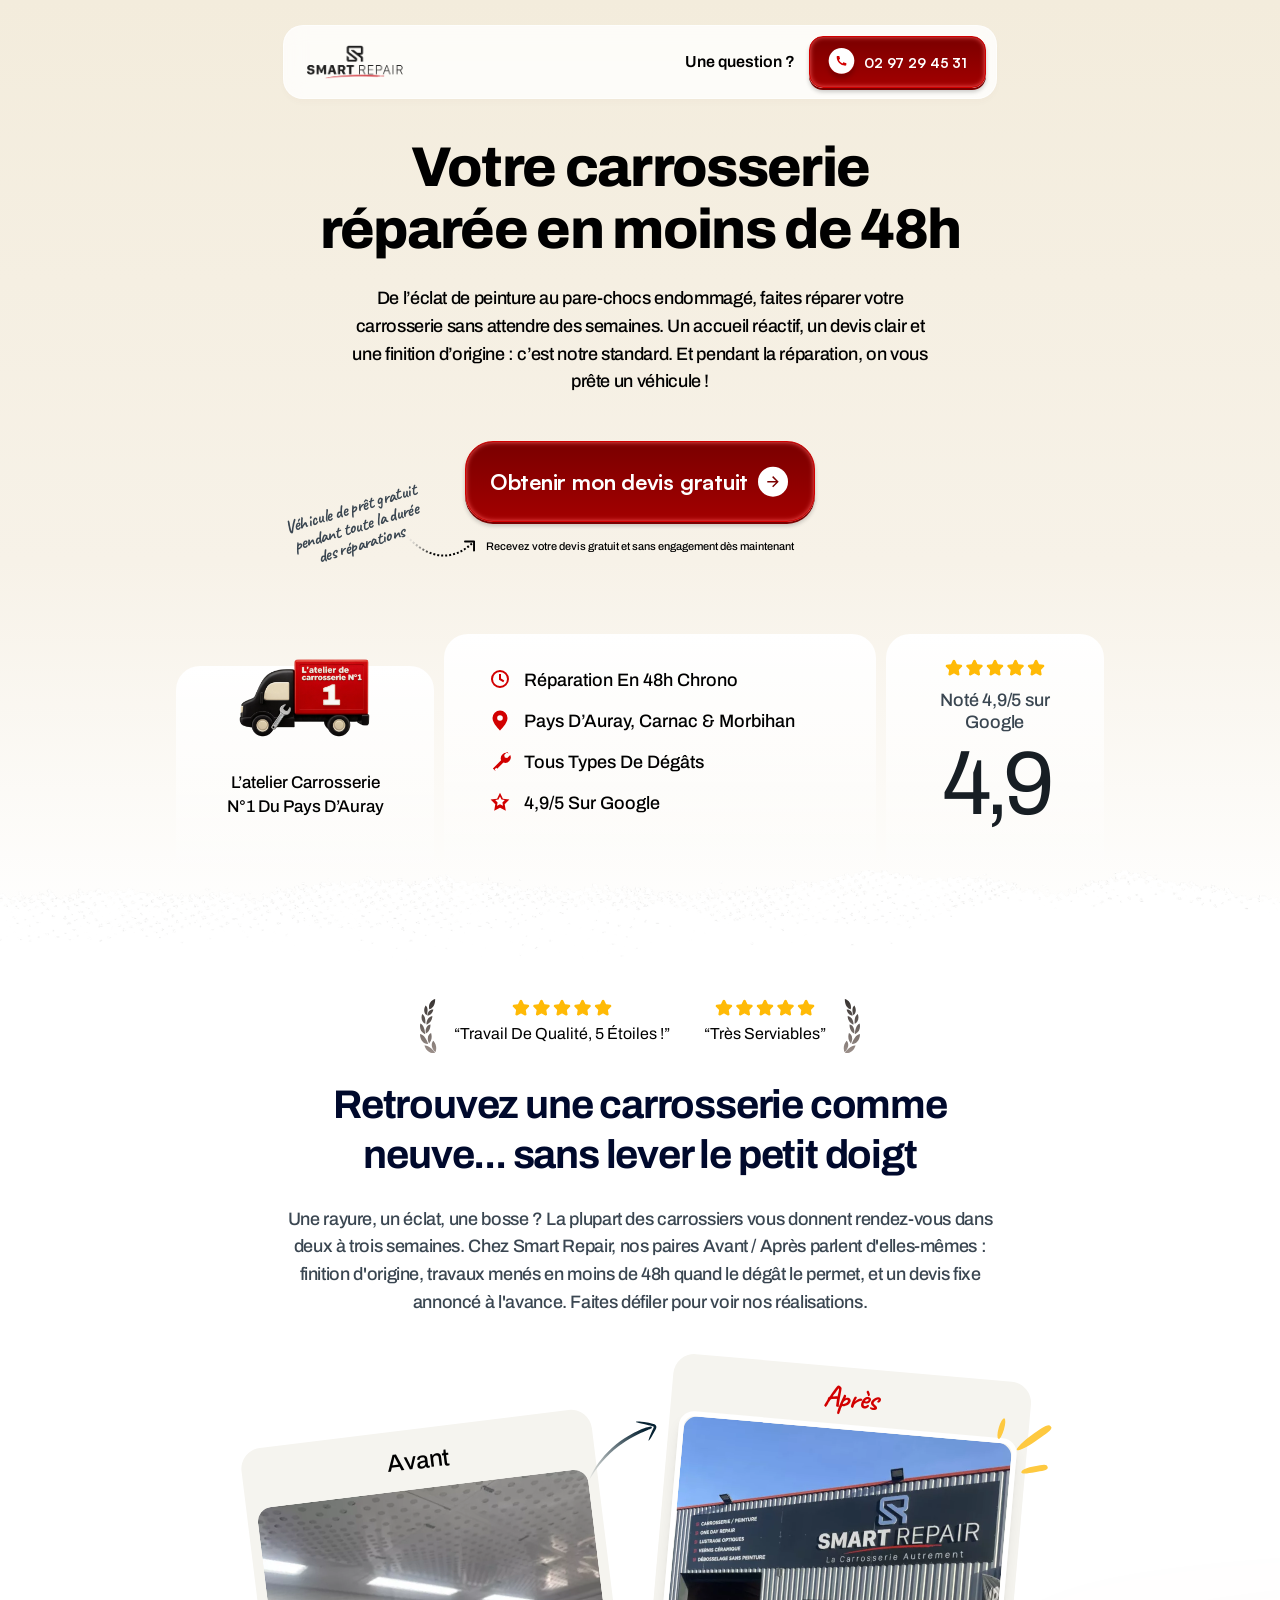
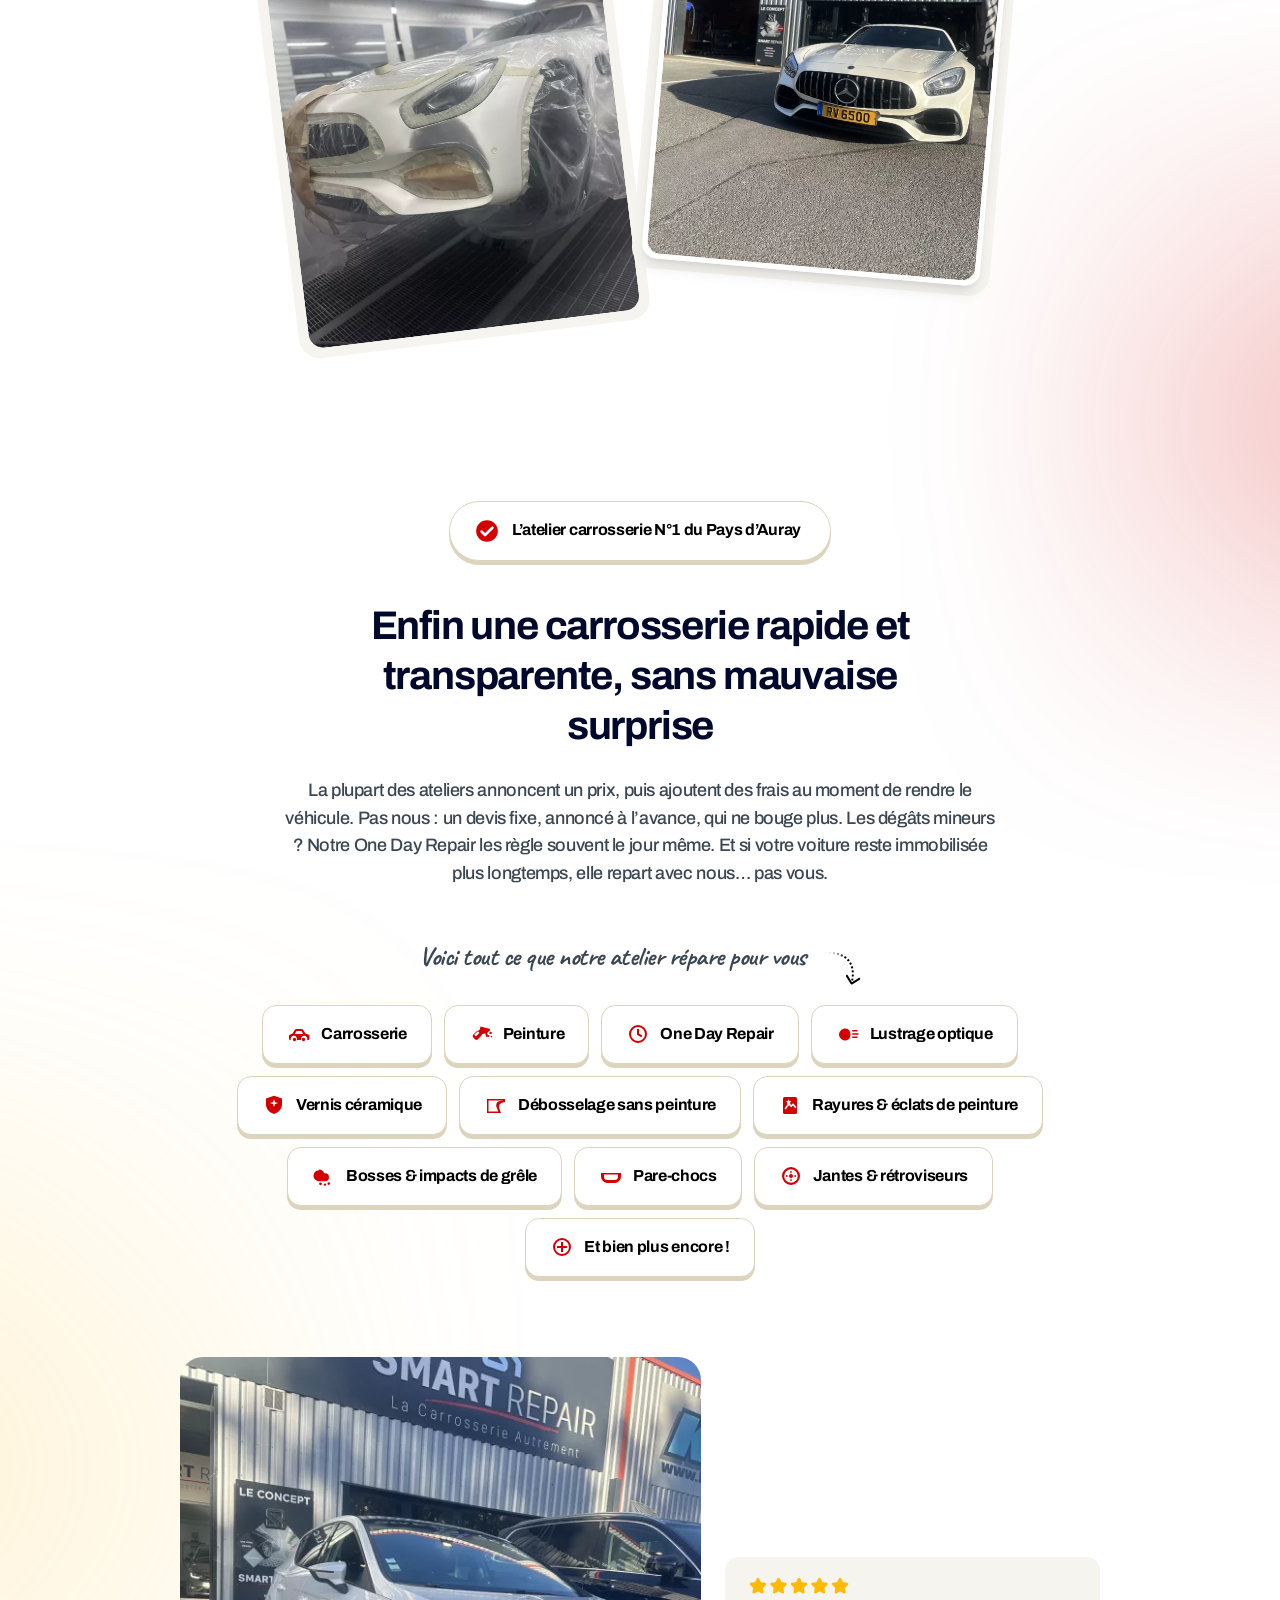
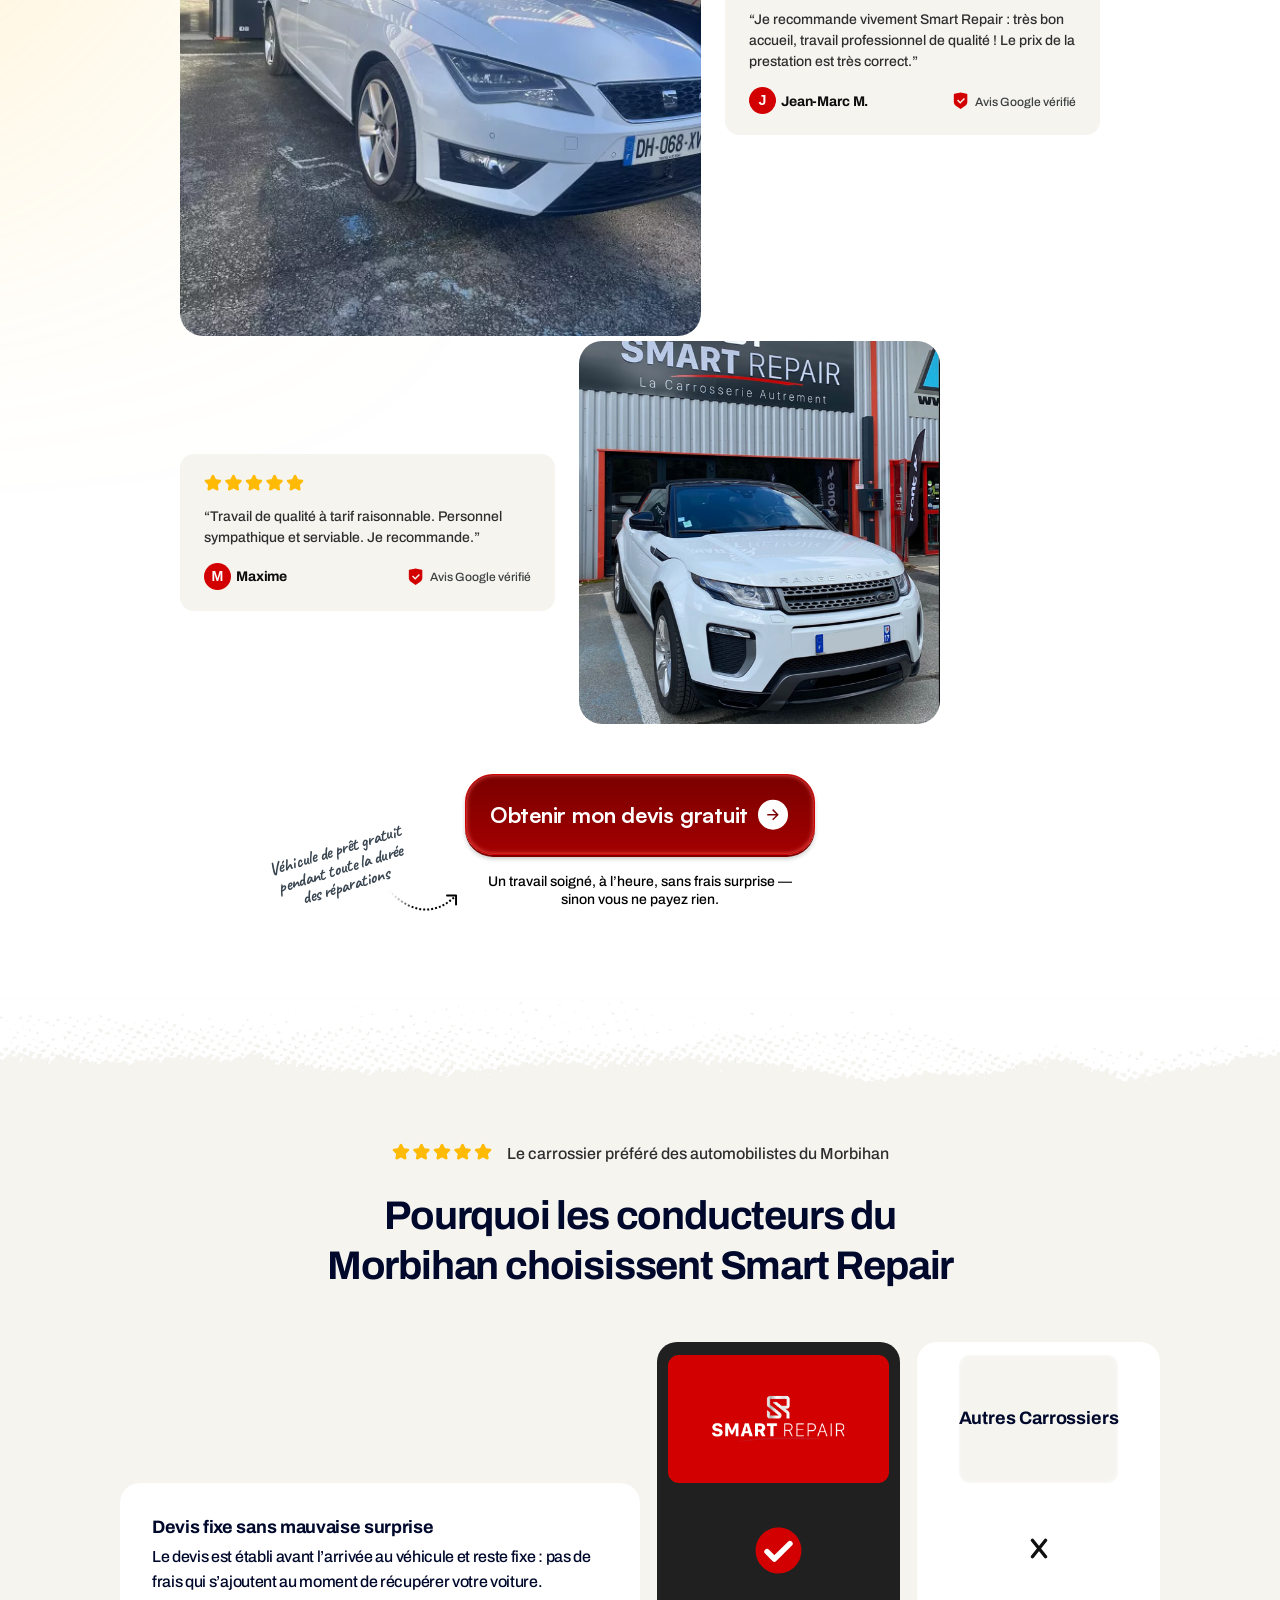
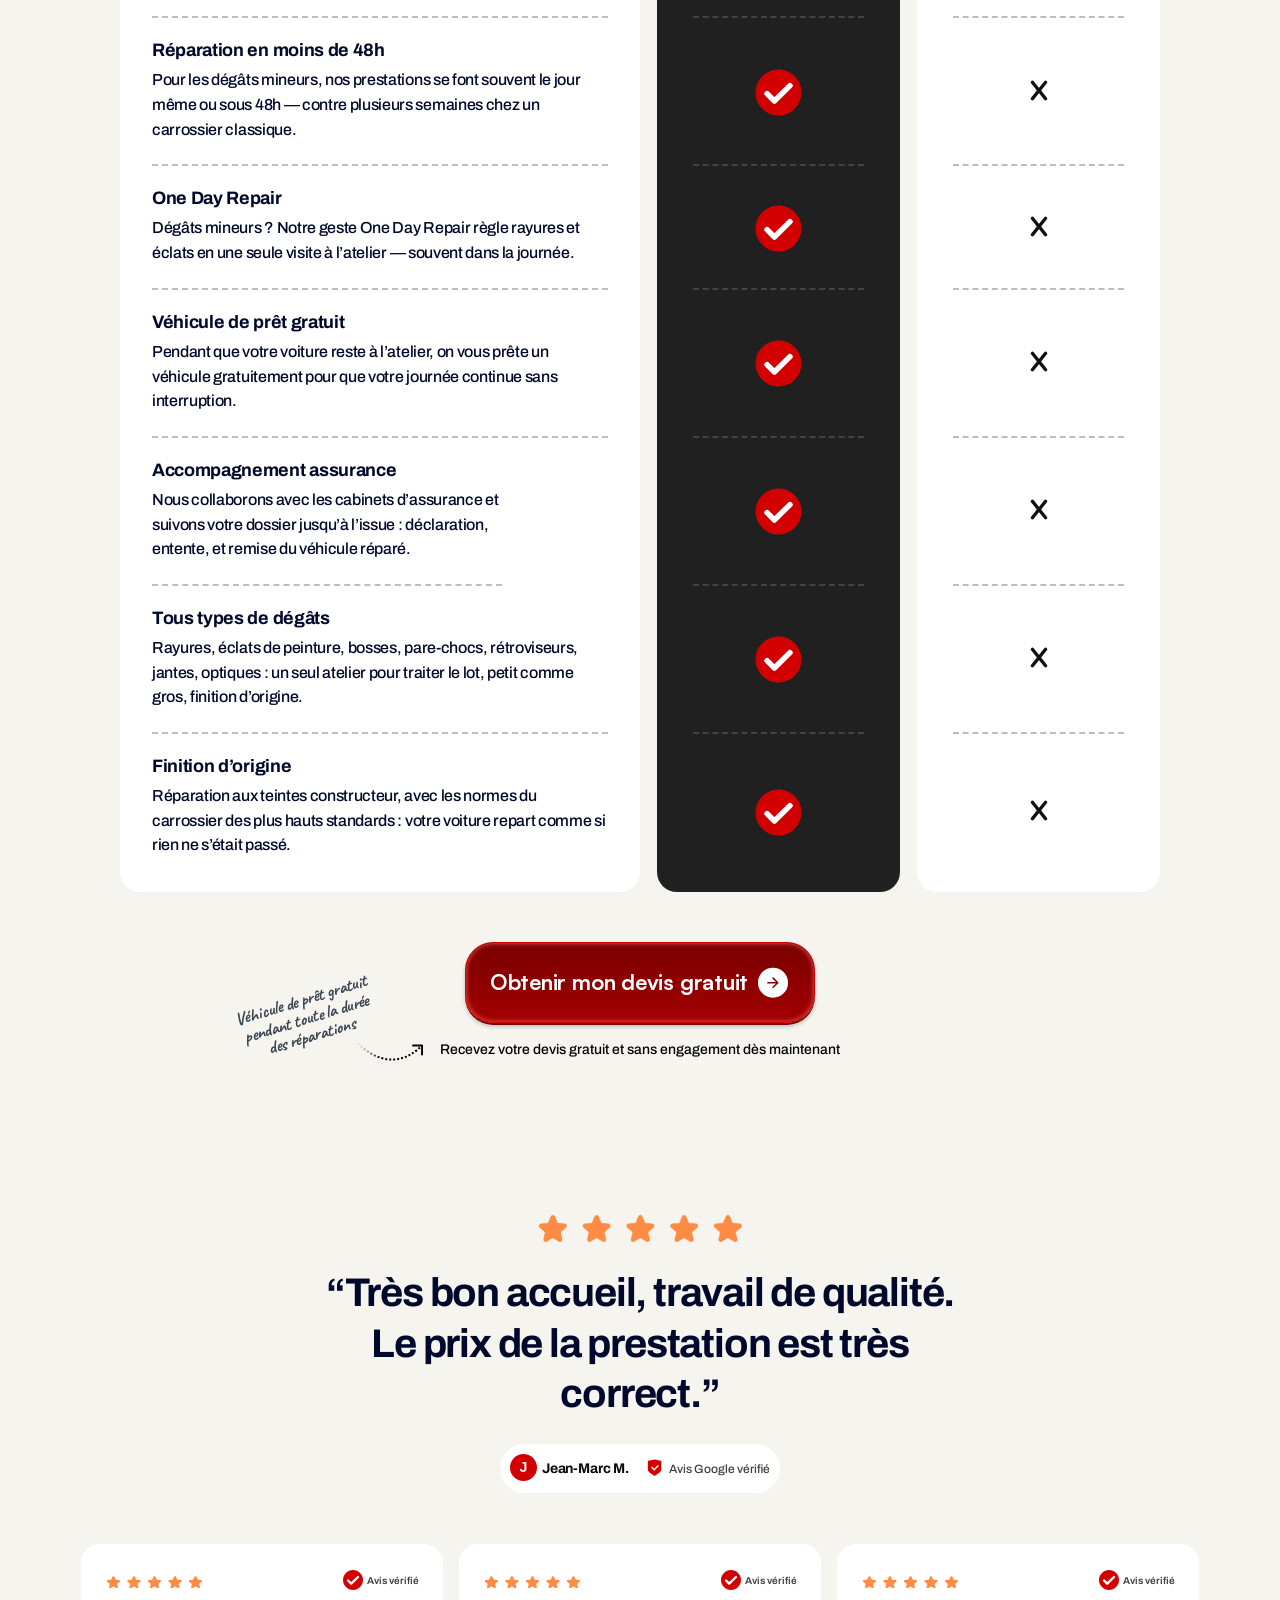
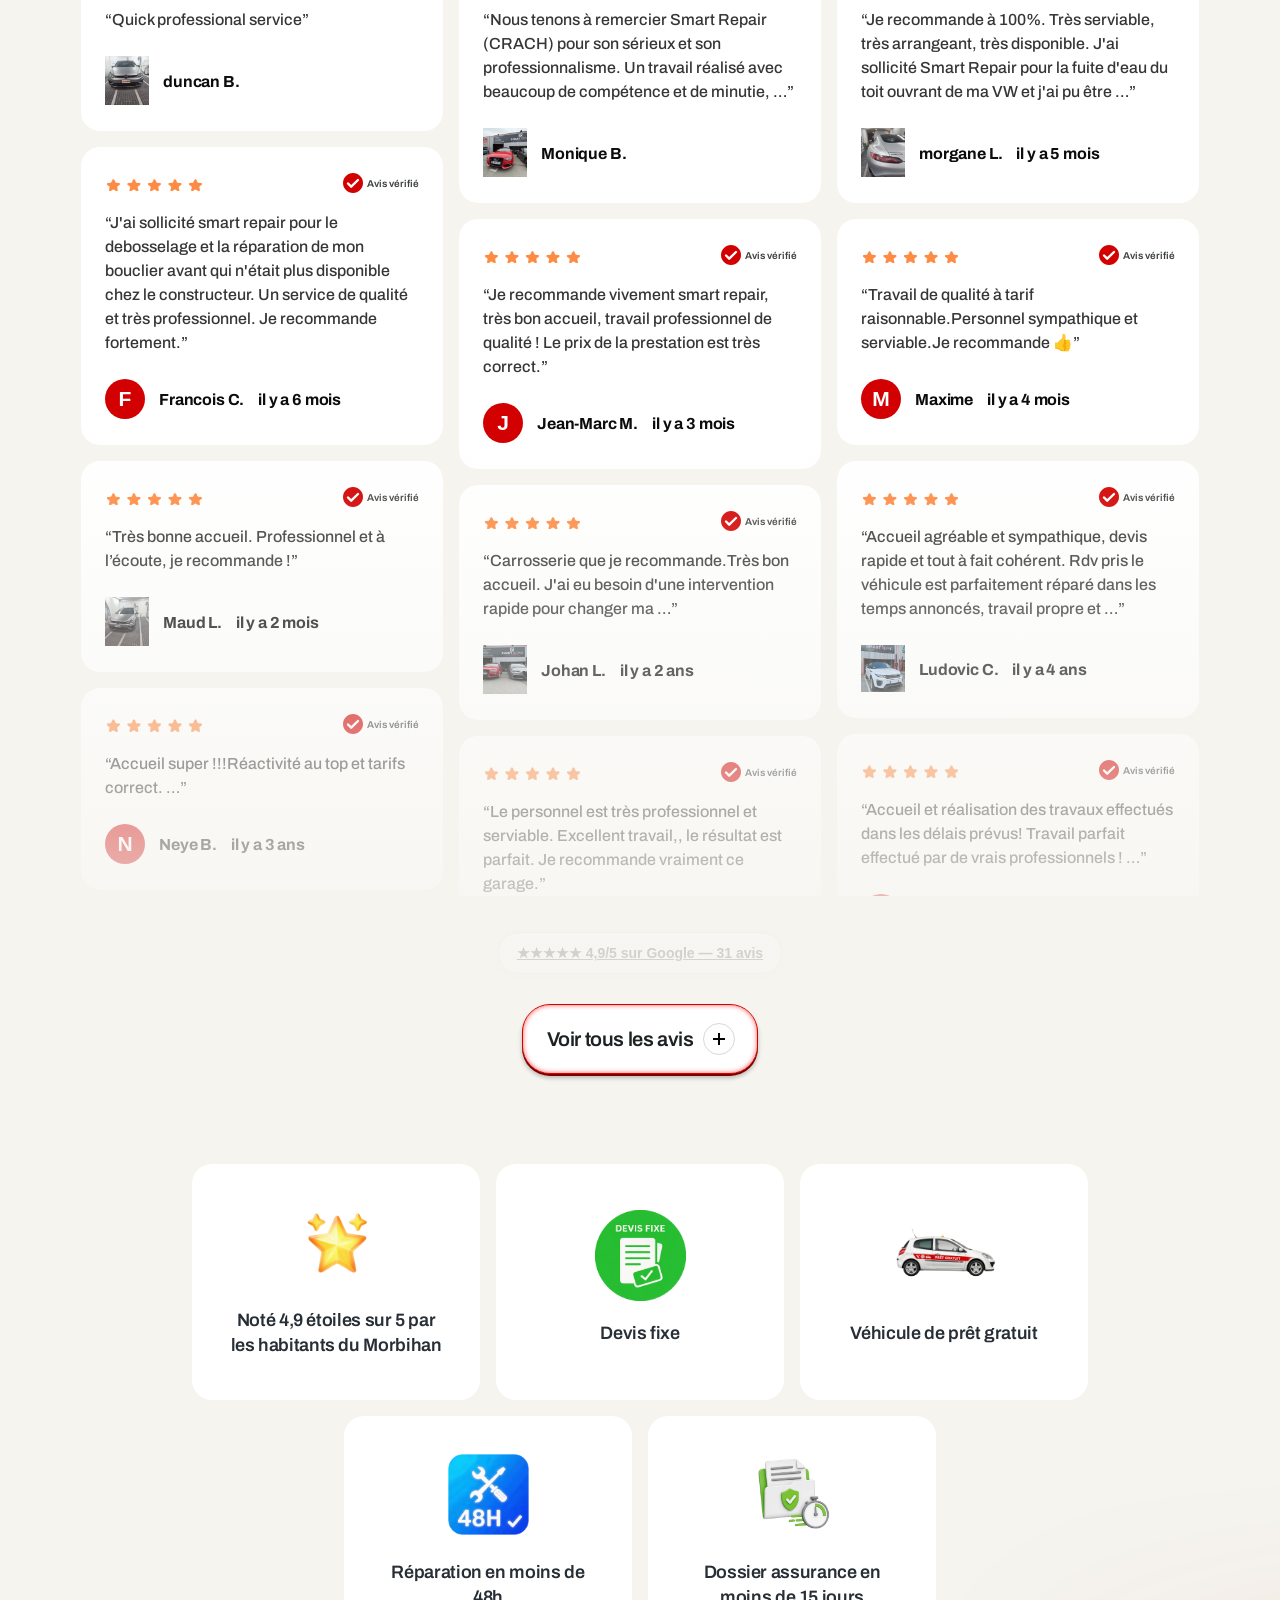
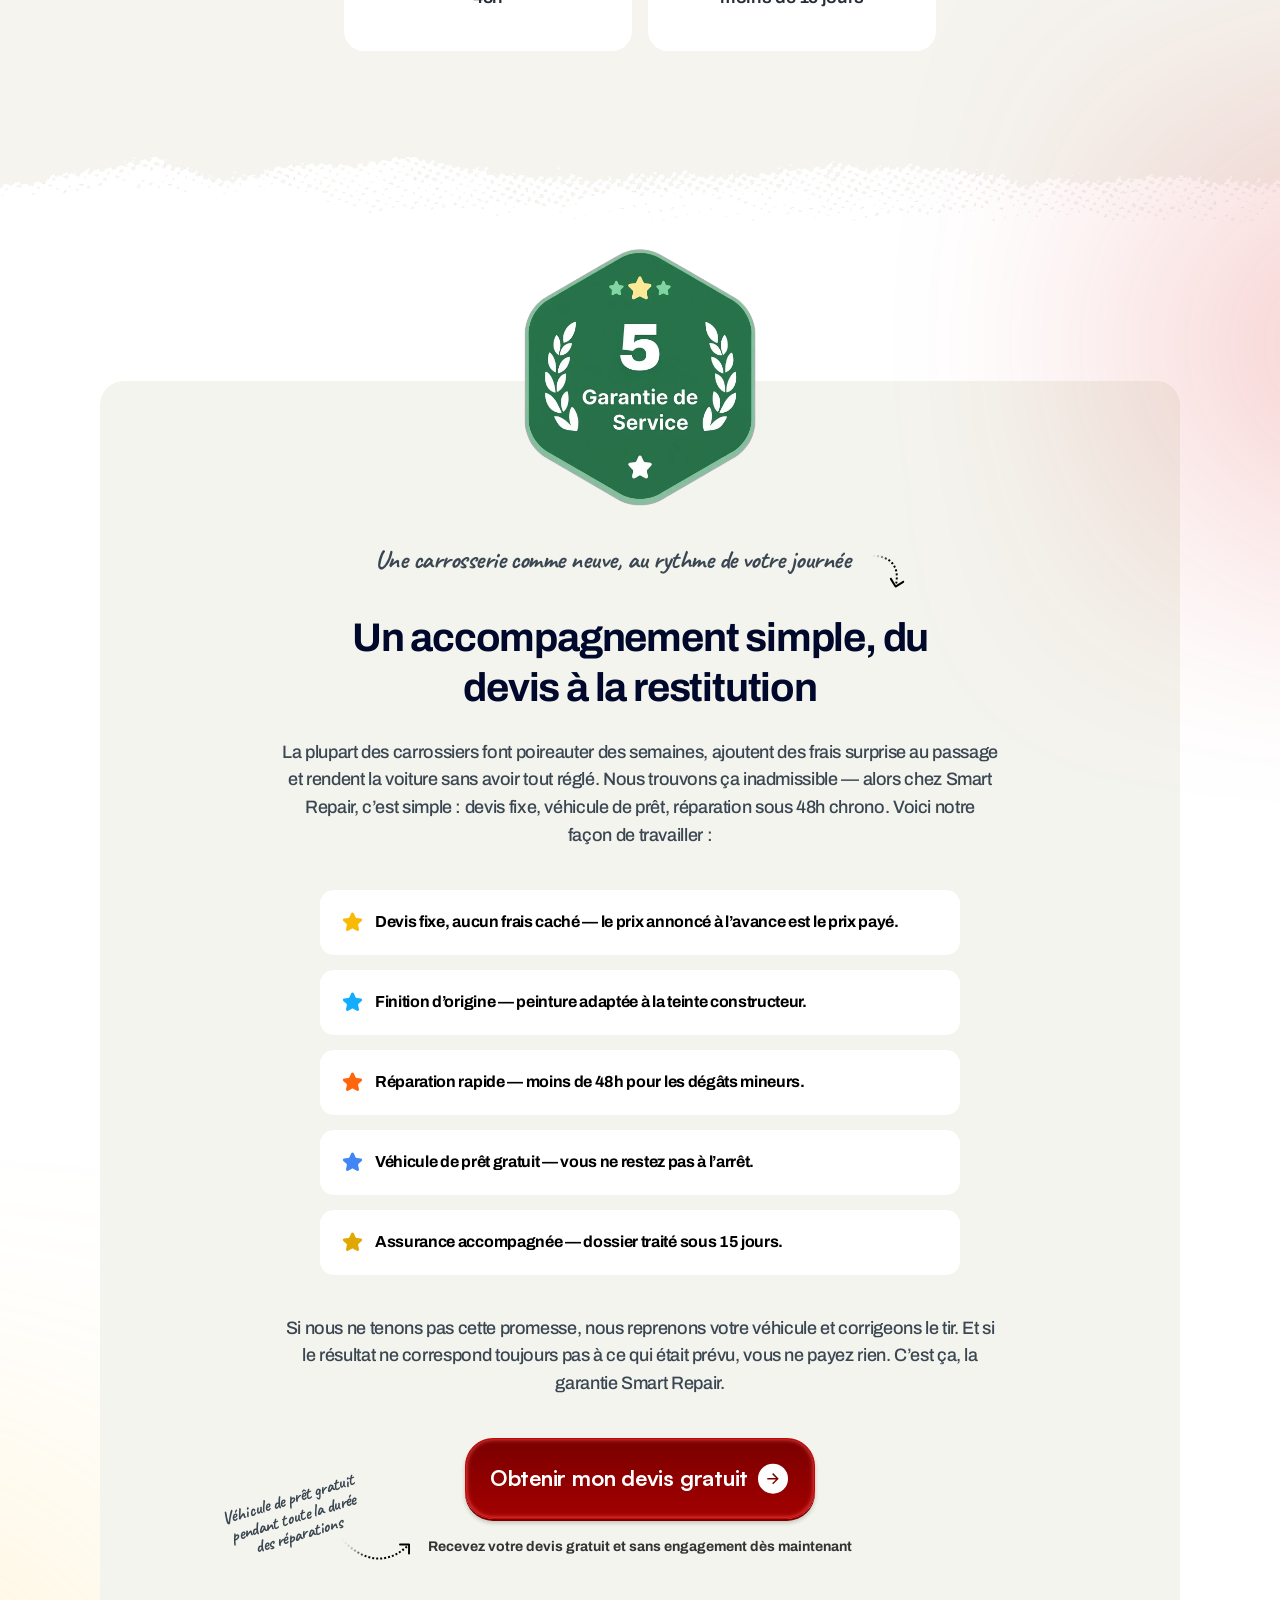
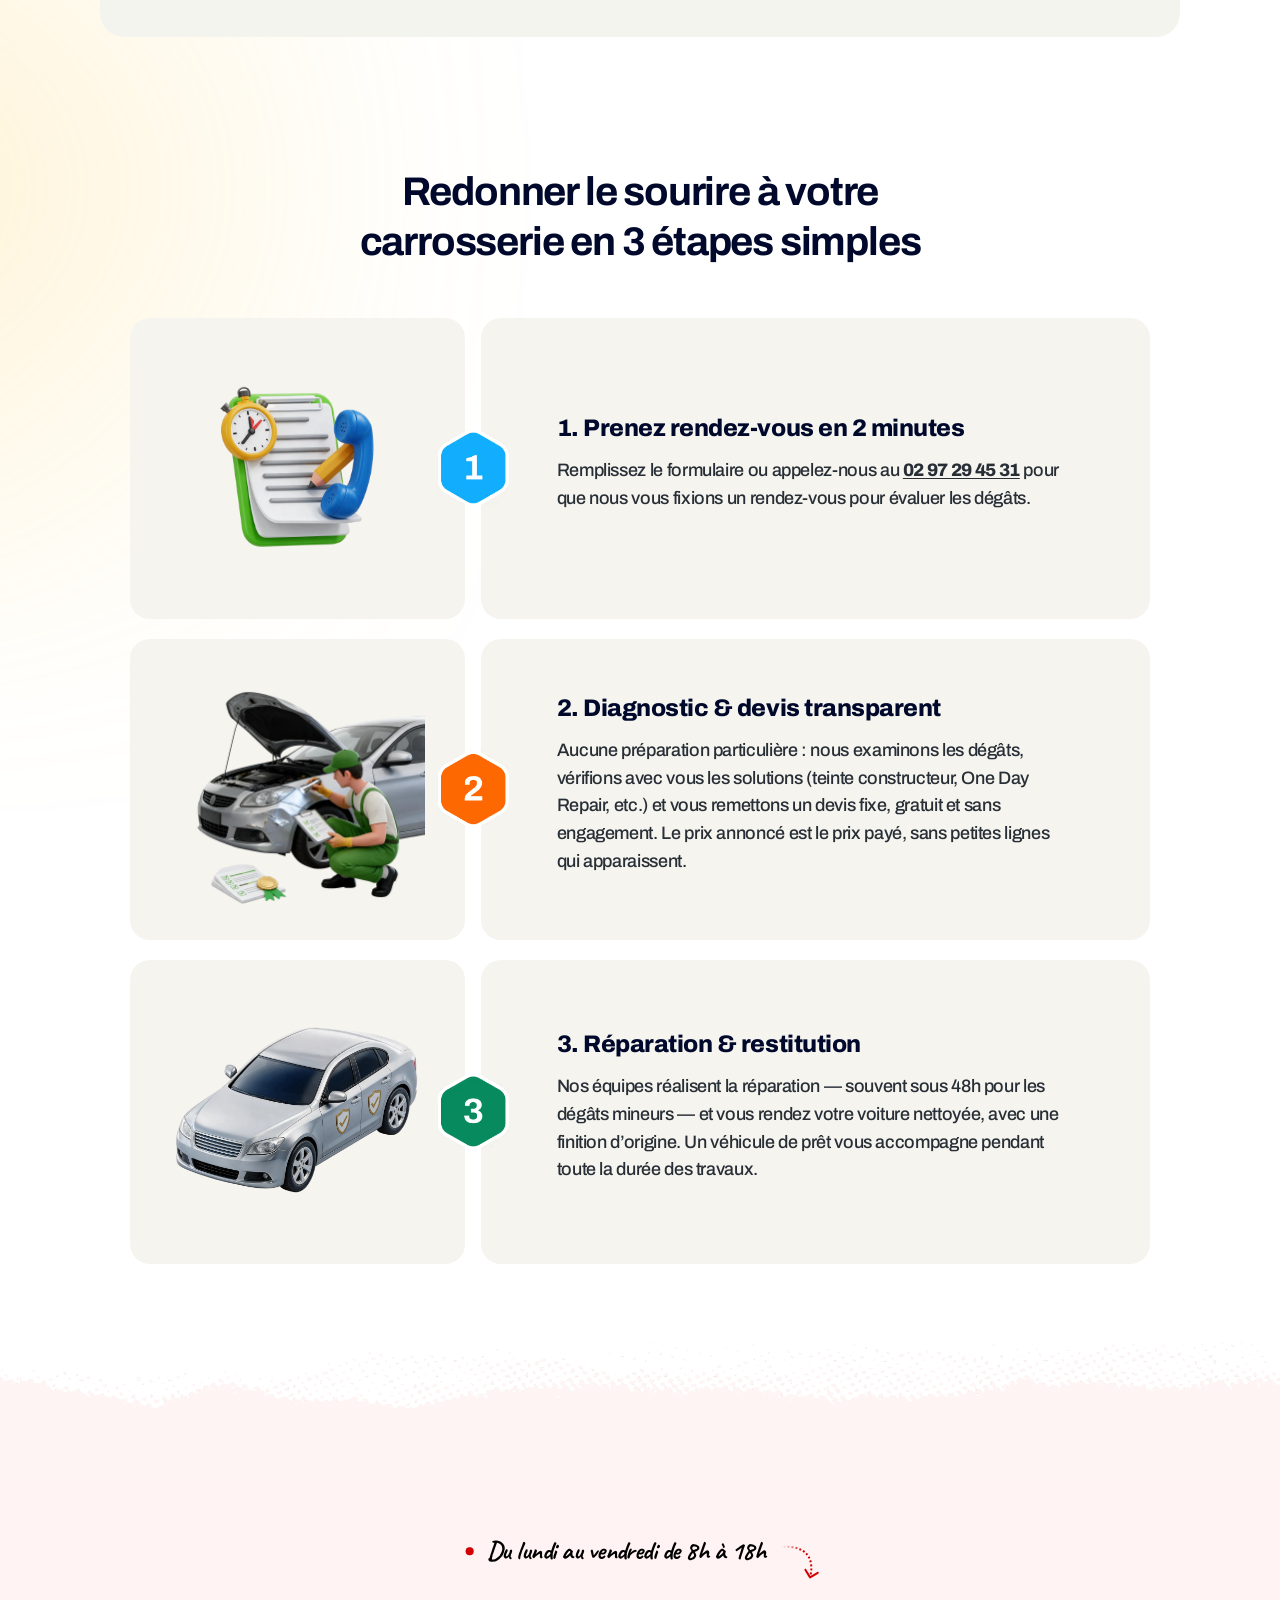
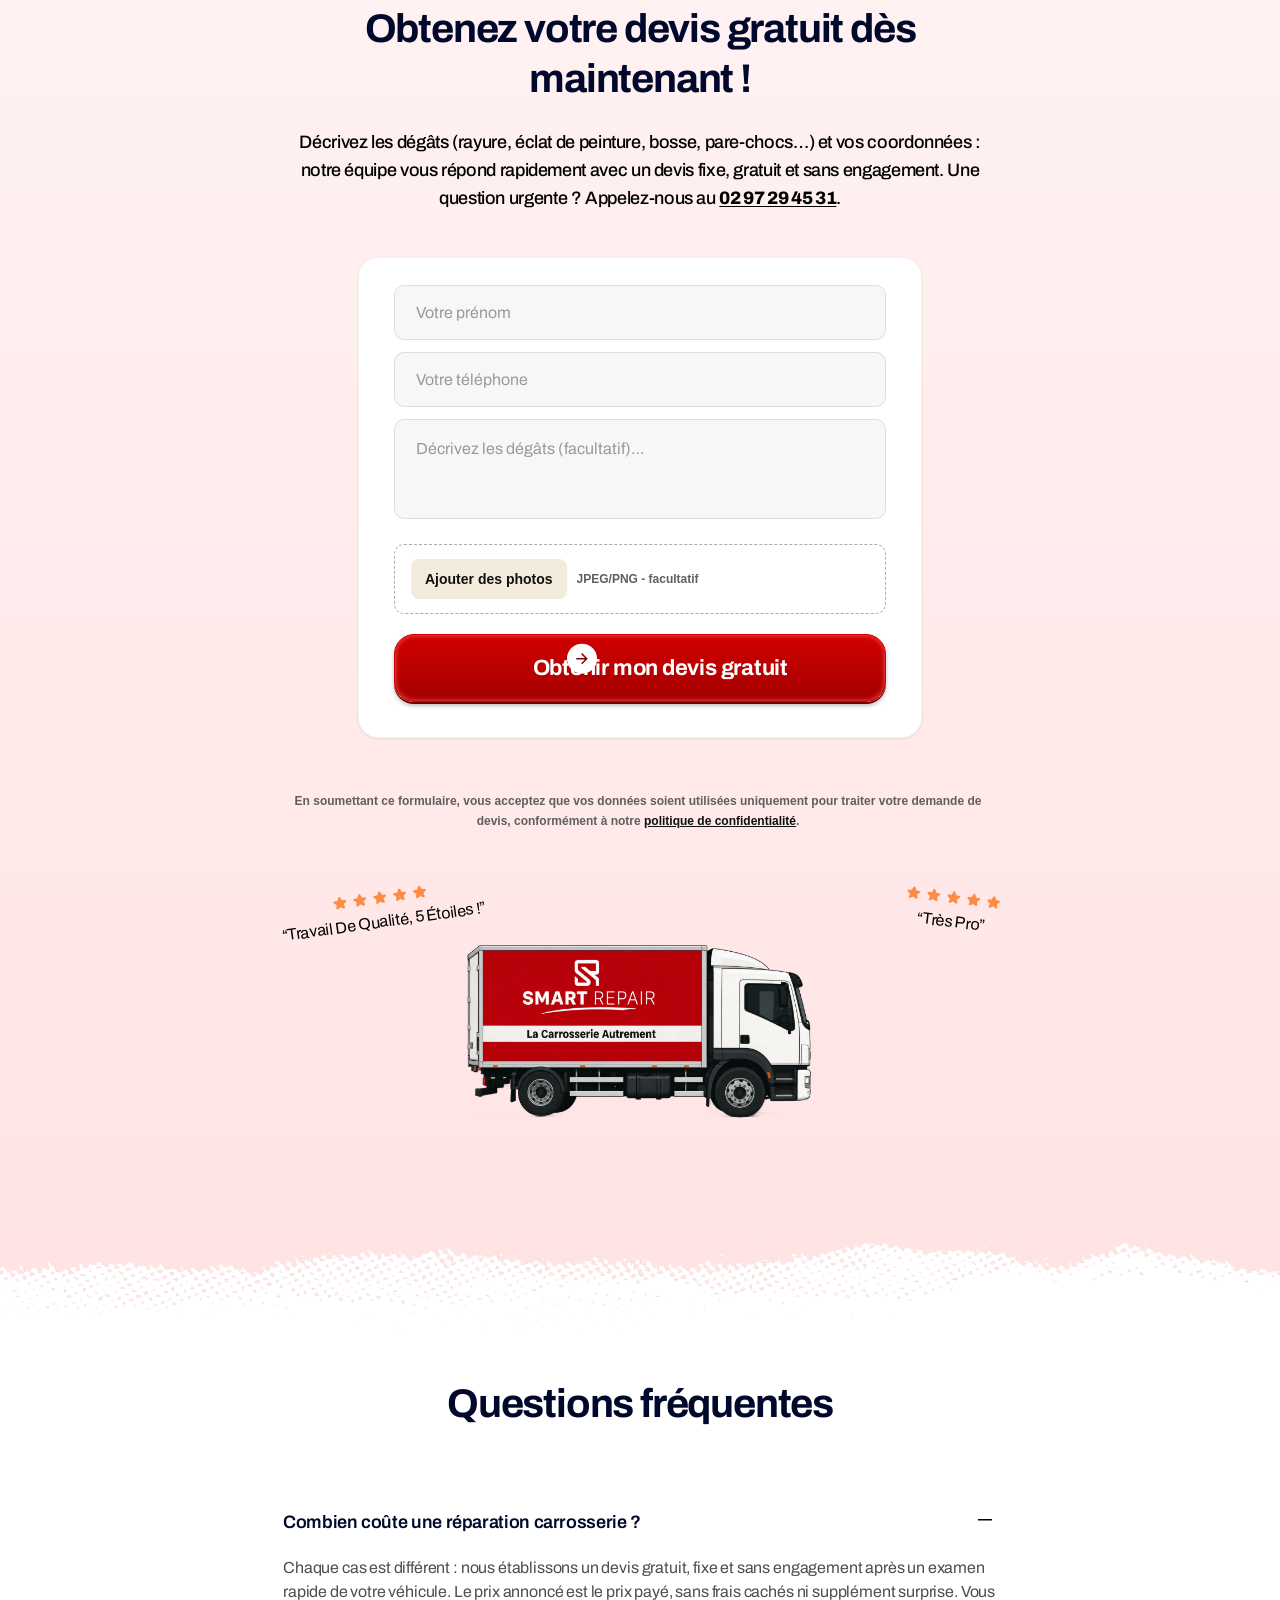
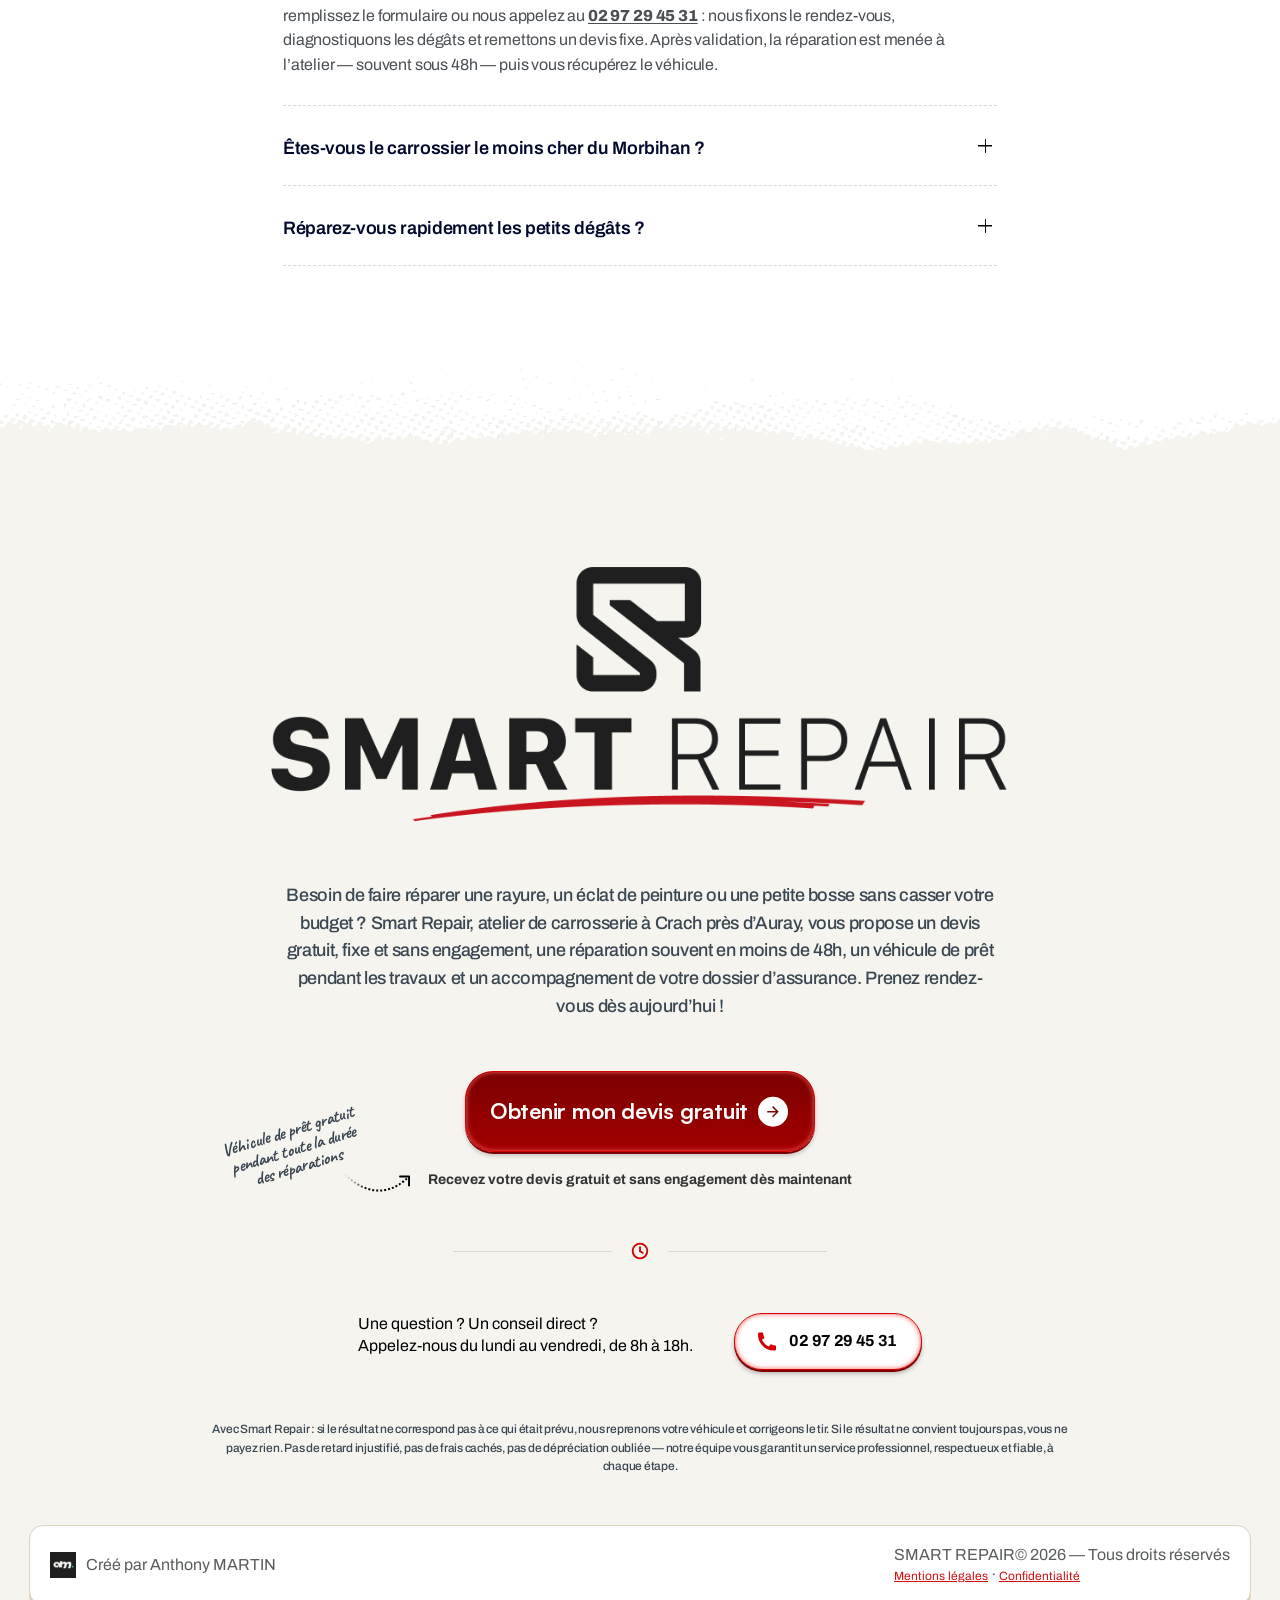
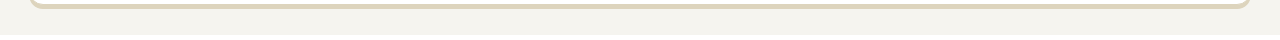
<file: index.html>
<script id="sr-outbound-tracking">
(function () {
  function track(kind, label, href) {
    window.dataLayer = window.dataLayer || [];
    window.dataLayer.push({ event: kind, link_label: label, link_url: href });
    if (window.gtag) { try { gtag('event', kind, { link_label: label, link_url: href }); } catch (e) {} }
    if (window.fbq) { try { fbq('trackCustom', kind === 'click_appel' ? 'TelephoneClick' : 'InstagramClick'); } catch (e) {} }
  }
  document.addEventListener('click', function (e) {
    var a = e.target && e.target.closest && e.target.closest('a[href]');
    if (!a) return;
    var href = a.getAttribute('href') || '';
    if (href.indexOf('tel:+') === 0 || href.indexOf('tel:0') === 0) {
      if (!a.dataset.srT) { a.dataset.srT = '1'; track('click_appel', (a.textContent || '').trim(), href); }
    } else if (href.indexOf('instagram.com') !== -1) {
      if (!a.dataset.srT) { a.dataset.srT = '1'; track('click_instagram', (a.textContent || '').trim(), href); }
    }
  }, true);
})();
</script><!doctype html>
<html lang="fr" data-wf-page="sr-auray" data-wf-site="sr-auray"><head><meta charset="utf-8"><title>Smart Repair Auray — Votre carrosserie réparée en moins de 48h</title><meta content="Atelier de carrosserie à Crach, près d’Auray : carrosserie, peinture, One Day Repair, débosselage sans peinture, lustrage et vernis céramique. Devis gratuit, réparation en moins de 48h." name="description"><meta content="Smart Repair Auray — Votre carrosserie réparée en moins de 48h" property="og:title"><meta content="Réparation carrosserie rapide dans le Pays d'Auray (Carnac, Crach, Plougoumelen, Sainte-Anne d'Auray…) : devis gratuit et fixe, scooter/Véhicule de prêt, rayures, bosses et pare-chocs réparés sous 48h chrono par Smart Repair." property="og:description"><meta content="https://smartrepair56.fr/assets/images/sr56/sr-form-atelier.webp" property="og:image"><meta content="Smart Repair Auray — Votre carrosserie réparée en moins de 48h" name="twitter:title"><meta content="Réparation carrosserie rapide dans le Pays d'Auray (Carnac, Crach, Plougoumelen, Sainte-Anne d'Auray…) : devis gratuit et fixe, scooter/Véhicule de prêt, rayures, bosses et pare-chocs réparés sous 48h chrono par Smart Repair." name="twitter:description"><meta content="https://smartrepair56.fr/assets/images/sr56/sr-form-atelier.webp" name="twitter:image"><meta property="og:type" content="website">
<meta content="https://smartrepair56.fr/" property="og:url">
<meta content="Smart Repair Auray" property="og:site_name">
<meta content="fr_FR" property="og:locale"><meta content="summary_large_image" name="twitter:card"><meta content="width=device-width, initial-scale=1" name="viewport">
<link rel="canonical" href="https://smartrepair56.fr/">
<meta content="index, follow, max-image-preview:large, max-snippet:-1" name="robots">
<link rel="alternate" hreflang="fr" href="https://smartrepair56.fr/">
<link rel="alternate" hreflang="x-default" href="https://smartrepair56.fr/">
<script type="application/ld+json">{"@context":"https://schema.org","@type":"AutoBodyShop","@id":"https://smartrepair56.fr/#business","name":"Smart Repair Auray","alternateName":"SAS SMART REPAIR - Auray","description":"Atelier de carrosserie à Crach, près d'Auray : carrosserie, peinture, One Day Repair, débosselage sans peinture, lustrage et vernis céramique. Devis gratuit, réparation en moins de 48h.","url":"https://smartrepair56.fr/","telephone":"+33297294531","email":"smartrepair.gk@gmail.com","image":"https://smartrepair56.fr/assets/images/sr56/sr-form-atelier.webp","logo":"https://smartrepair56.fr/assets/images/sr56/head-logo-noir.png","address":{"@type":"PostalAddress","streetAddress":"Rue Henri Le Dore","addressLocality":"Crach","postalCode":"56950","addressRegion":"Bretagne","addressCountry":"FR"},"openingHoursSpecification":[{"@type":"OpeningHoursSpecification","dayOfWeek":["Monday","Tuesday","Wednesday","Thursday","Friday"],"opens":"08:00","closes":"12:00"},{"@type":"OpeningHoursSpecification","dayOfWeek":["Monday","Tuesday","Wednesday","Thursday","Friday"],"opens":"13:30","closes":"18:00"}],"areaServed":["Auray","Crach","Carnac","Plougoumelen","Sainte-Anne-d'Auray","Erdeven","Pluneret"],"sameAs":["https://www.instagram.com/smartrepair_auray/","https://share.google/4UPQh77mk78podaSW"],"aggregateRating":{"@type":"AggregateRating","ratingValue":"4.9","reviewCount":"31","bestRating":"5"}}</script>
<link rel="preload" href="assets/fonts/cdn.prod.website-files.com/67f576c5c8a87765df346bcc_Archivo-VariableFont_wdth-2Cwght-846bfb9c84.ttf" as="font" type="font/ttf" crossorigin>
<link rel="preload" href="assets/fonts/cdn.prod.website-files.com/67f577bdbf3f50bc28c24185_Satoshi-Variable-8d0b14152b.ttf" as="font" type="font/ttf" crossorigin>
<link rel="preload" href="assets/fonts/cdn.prod.website-files.com/67f578724ff4b94d4bfe432d_Caveat-VariableFont_wght-277ebc618a.ttf" as="font" type="font/ttf" crossorigin><link href="assets/css/cdn.prod.website-files.com/1800-junk-away.webflow.shared.63c583444-076ef86cf9.css" rel="stylesheet" type="text/css"><link rel="stylesheet" href="assets/fonts/fonts.css"><script type="text/javascript">!function(o,c){var n=c.documentElement,t=" w-mod-";n.className+=t+"js",("ontouchstart"in o||o.DocumentTouch&&c instanceof DocumentTouch)&&(n.className+=t+"touch")}(window,document);</script><link rel="icon" href="assets/images/sr56/icone.png" type="image/png"><link href="assets/images/sr56/icone.png" rel="apple-touch-icon"><style>

.table_card-left{
  position: sticky;
  left: 0;
  background: white;
  z-index: 10;
  transition: box-shadow 0.3s ease;
  }

.table_card-left.has-shadow {
    box-shadow: 14px 6px 5px 0px rgb(120 120 120 / 40%)
}




@media (max-width: 767px) {
  .table_card-title {
    position: relative;
  }
  
  .table_card-left:not(.table_card-left-last) .table_card-title::after {
    position: absolute;
    content: '';
    bottom: -14px;
    left: 0;
    width: 100%;
    height: 1px;
    border-bottom: 2px dashed rgba(1, 1, 1, 0.26);
 }
}








.dot-wrapper {
  position: relative;
  width: 17px;
  height: 17px;
}

.dot {
  position: relative;
  display: block;
}

.outer {
  opacity: 0.25;
  animation: radarPulse 1.6s infinite ease-out;
  transform-origin: center;
}

@keyframes radarPulse {
  0% {
    transform: scale(1);
    opacity: 0.4;
  }
  70% {
    transform: scale(2.5);
    opacity: 0;
  }
  100% {
    transform: scale(2.5);
    opacity: 0;
  }
}






.popup-wrapper .form_block {
  position: relative;
  transform: scale(0.9);
  transition: transform 0.3s ease;
}

.popup-wrapper.active .form_block {
  transform: scale(1);
}



.popup-close-btn {
  position: fixed;
  top: 20px;
  left: 20px;
  background: none;
  border: none;
  cursor: pointer;
  padding: 5px;
  z-index: 1001;
  transition: transform 0.2s ease;
}

.popup-close-btn:hover {
  transform: scale(1.1);
}

.popup-close-btn svg {
  display: block;
  width: 32px;
  height: 32px;
}


.popup-wrapper {
  position: fixed;
  top: 0;
  left: 0;
  width: 100%;
  height: 100%;
  background: rgba(0,0,0,0.7);
  display: none;
  justify-content: center;
  align-items: center;
  z-index: 10000;
  opacity: 0;
  transition: opacity 0.3s;
}

.popup-wrapper.active {
  display: flex;
  opacity: 1;
}

.popup-close-btn {
  position: fixed;
  top: 20px;
  right: 20px;
  background: none;
  border: none;
  cursor: pointer;
  z-index: 10001;
  padding: 0;
  width: fit-content;
}

.popup-close-btn svg {
  width: 32px;
  height: 32px;
}






input:focus, 
textarea:focus {
    outline: none !important;
    border-color: #d20000 !important;
    box-shadow: 0 0 0 1px #d20000 !important;
    transition: border-color 0.3s ease, box-shadow 0.3s ease !important;
}

.toggle-btn {
    transition: all 0.4s cubic-bezier(0.25, 0.8, 0.25, 1) !important;
}

.toggle-btn:hover {
    transform: translateY(-2px) !important;
    box-shadow: 
        0 4px 8px rgba(210,0,0, 0.2),
        inset 0 0 8px #ff5a5a,
        0 6px 6px rgba(0, 0, 0, 0.1) !important;
    background-color: #fff5f5 !important;
}

.offer_cta-phone {
    transition: all 0.3s ease-out !important;
}

.offer_cta-phone:hover {
    transform: translateY(-2px) scale(1.02) !important;
    box-shadow: 
        0 3px 6px rgba(210,0,0, 0.25),
        inset 0 0 10px #ff5a5a,
        0 5px 10px rgba(0, 0, 0, 0.15) !important;
    border-color: #b00000 !important;
}







.cta_large,
.submit,
.header_cta {
    position: relative;
    overflow: hidden;
    transition:
        transform 0.3s ease,
        background 0.3s ease,
        box-shadow 0.3s ease;
}

.cta_large.hero_cta:hover,
.submit:hover,
.header_cta:hover {
    transform: translateY(-3px);
    background-image: linear-gradient(0deg, #7a0000, #ab1010);
    box-shadow: 0 6px 16px rgba(210,0,0, 0.4);
}

.cta_large.hero_cta:hover .image {
    transform: rotate(180deg);
    transition: transform 0.3s ease;
}

.cta_large .cta_large-image,
submit{
    transition: transform 0.3s ease;
}













.scroll-container {
  position: relative;
  max-width: 100%;
  overflow: visible;
}

.table_scroll-wrapper {
  overflow-x: auto;
  -webkit-overflow-scrolling: touch;
  scrollbar-width: none;
}
.table_scroll-wrapper::-webkit-scrollbar {
  display: none; 
}

/* Фейковий скролбар */
.fake-scrollbar-track {
  position: absolute;
  bottom: 0;
  left: 50%;
  transform: translateX(-50%);
  height: 12px;
  width: calc(100vw - 40px);
  background: #fff;
  border-radius: 32px;
  overflow: hidden;
  pointer-events: none;
}

.fake-scrollbar-thumb {
  height: 100%;
  width: 60px; 
  background: #d20000;
  border-radius: 32px;
  transition: background 0.3s ease;
}


.fake-scrollbar-track {
  display: none;
}

@media (max-width: 649px) {
  .table_scroll-wrapper {
    overflow-x: scroll;
  }

  .fake-scrollbar-track {
    display: block;
    position: absolute;
    bottom: 0;
    left: 50%;
    transform: translateX(-50%);
    height: 12px;
    width: calc(100vw - 40px);
    background: #fff;
    border-radius: 32px;
    overflow: hidden;
    pointer-events: none;
    z-index: 1000;
  }

  .fake-scrollbar-thumb {
    height: 100%;
    background: #d20000;
    border-radius: 32px;
    transition: background 0.3s ease;
    width: 50%;
  }
}






.table_card-left:not(.table_card-left-last) .table_card-text::after {
    position: absolute;
    content: '';
    bottom: -24px;
    left: 0;
    width: 100%;
    height: 1px;
    border-bottom: 2px dashed rgba(1, 1, 1, 0.26);
}

.table_card-center:not(.table_card-center-first):not(.table_card-center-last)::after {
    position: absolute;
    content: '';
    bottom: 0;
    left: 15%;
    width: 70%;
    height: 1px;
    border-bottom: 2px dashed rgba(165, 165, 165, 0.26);
}

.table_card-right:not(.table_card-right-first):not(.table_card-right-last)::after {
    position: absolute;
    content: '';
    bottom: 0;
    left: 15%;
    width: 70%;
    height: 1px;
    border-bottom: 2px dashed rgba(1, 1, 1, 0.26);
}







.reviews {
    position: relative;
  }
  
  .reviews_container {
    overflow: hidden;
    transition: height 0.6s ease;
  }
  
  .gradient-fade {
    position: absolute;
    bottom: 74px;
    left: 0;
    right: 0;
    height: 40%;
    background: linear-gradient(0deg, #f5f4ef 0%, rgba(245, 244, 239, 0) 100%);
    pointer-events: none;
    transition: opacity 0.3s ease;
  }
  
  .toggle-btn {
    position: relative;
    cursor: pointer;
  }
  
  .toggle-btn_icon {
  position: relative;
  border-radius: 50%;
}

.toggle-btn_icon::before,
.toggle-btn_icon::after {
  content: '';
  position: absolute;
  background: #000;
  transition: all 0.3s ease;
  top: 50%;
  left: 50%;
  transform: translate(-50%, -50%);
}

.toggle-btn_icon::before {
  width: 12px;
  height: 2px;
}

.toggle-btn_icon::after {
  width: 2px;
  height: 12px;
}

.toggle-btn.active .toggle-btn_icon::after {
  transform: translate(-50%, -50%) rotate(90deg);
  opacity: 0;
}






input.submit.w-button {
  position: relative !important;
  background: linear-gradient(360deg, #a30000 0%, #d20000 100%) !important;
  background-image: 
  url("assets/images/cdn.prod.website-files.com/67f57fd5d652736b5cfff8ea_cta-large-arrow-d2f5629f60.svg"), 
  linear-gradient(360deg, #a30000 0%, #d20000 100%) !important;
  background-position: right 54px center, 0 0 !important;
  background-repeat: no-repeat, no-repeat !important;
  background-size: auto, auto !important;
}




.cta_large,
.submit,
.header_cta {
    position: relative;
    overflow: hidden;
    transition:
        transform 0.3s ease,
        background 0.3s ease,
        box-shadow 0.3s ease;
}

.cta_large.hero_cta:hover,
.submit:hover,
.header_cta:hover {
    transform: translateY(-3px);
    background-image: linear-gradient(0deg, #7a0000, #ab1010);
    box-shadow: 0 6px 16px rgba(210,0,0, 0.4);
}

.cta_large.hero_cta:hover .cta_large-image {
    transform: rotate(180deg);
    transition: transform 0.3s ease;
}

input.submit.w-button:hover {
    background-position: right 24px center, 0 0 !important; 
}

input.submit.w-button {
    transition: 
        transform 0.3s ease,
        background 0.3s ease,
        box-shadow 0.3s ease,
        background-position 0.3s ease !important;
}


@media (max-width: 767px) {
  input.submit.w-button:hover {
    transform: none !important;
    background-image: 
    url("assets/images/cdn.prod.website-files.com/67f57fd5d652736b5cfff8ea_cta-large-arrow-d2f5629f60.svg"), 
    linear-gradient(360deg, #a30000 0%, #d20000 100%) !important;
    box-shadow: none !important;
  }
  
  input.submit.w-button:hover {
    background-position: right 16px center, 0 0 !important;
 }
}






@media screen and (max-width: 768px) {
  input.submit.w-button {
    background-position: right 16px center, 0 0 !important;
  }
}

@media screen and (max-width: 385px) {
  input.submit.w-button {
    background-position: right 14px center, 0 0 !important;
    font-size: 16px;
  }
}

@media screen and (max-width: 360px) {
  input.submit.w-button {
    font-size: 15px;
  }
}





.accordion_item-title {
  position: relative;
  cursor: pointer;
}

.accordion_item-title::after {
  content: '';
  position: absolute;
  right: 5px;
  top: 12px;
  transform: translateY(-50%);
  width: 14px;
  height: 14px;
}

.accordion_item-title::after {
  background: linear-gradient(to right, #000 0%, #000 100%);
  background-size: 14px 1.5px;
  background-position: center;
  background-repeat: no-repeat;
}

.accordion_item-title::before {
  content: '';
  position: absolute;
  right: 11px;
  top: 12px;
  transform: translateY(-50%);
  width: 1.5px;
  height: 14px;
  background: #0f1010;
  transition: all 0.3s ease;
}

.accordion_item.active .accordion_item-title::before {
  transform: translateY(-50%) rotate(90deg);
  opacity: 0;
}

.accordion_item-content {
  max-height: 0;
  overflow: hidden;
  transition: max-height 0.6s cubic-bezier(0.4, 0, 0.2, 1);
}

.accordion_item.active .accordion_item-content {
  max-height: 500px;
}

@media screen and (max-width: 385px) {
 .cta_large-text {
 font-size: 18px;
 }
}

@media screen and (max-width: 768px) {
.gradient-fade {
    height: 20%;
    }
 }
 


 
  @media (max-width: 768px) {
  input.submit.w-button {
    background-image: none !important;
    background-color: #d20000; 
    background: linear-gradient(360deg, #a30000 0%, #d20000 100%) !important;
  }
  
    input.submit.w-button:hover {
        background-image: linear-gradient(360deg, #a30000 0%, #d20000 100%) !important;
    }
}
 
 
 
 
#exit-popup .popup-content {
  transition: transform 0.3s ease, opacity 0.3s ease;
  transform: translateY(20px);
  opacity: 0;
}

#exit-popup.active .popup-content {
  transform: translateY(0);
  opacity: 1;
}

.popup-wrapper {
  transition: opacity 0.3s ease;
}

/* ===== Smart Repair overrides ===== */
#exit-popup{justify-content:center;}
#exit-popup .popup-content{margin-left:auto;margin-right:auto;max-width:92vw;}
.exit-popup_image img{display:block;margin:0 auto;}
.sr-swipe-hint{display:none;align-items:center;justify-content:center;gap:10px;margin:0 auto 18px;font-family:Archivo,sans-serif;font-size:14px;font-weight:600;color:#0f1010;}
.sr-swipe-hint svg{animation:sr-swipe 1.6s ease-in-out infinite;}
@keyframes sr-swipe{0%,100%{transform:translateX(0)}50%{transform:translateX(8px)}}
@media (max-width:767px){.sr-swipe-hint{display:flex!important;}}
@media (max-width:767px) and (min-width:386px){.sr-swipe-hint{display:flex!important;}}

.exit-popup_image{width:100%!important;max-width:100%!important;padding:0!important;margin:0!important;display:block!important;text-align:center!important;float:none!important;}.exit-popup_image img{margin-left:auto!important;margin-right:auto!important;object-position:center!important;}.sr-google-badge{display:none;}
.sr-google-badge{display:table;width:-moz-fit-content;width:fit-content;text-align:center;align-items:center;gap:8px;background:#fff;color:#0f1010;border:1px solid #e2e8c9;border-radius:999px;padding:10px 18px;font-family:Archivo,sans-serif;font-size:14px;font-weight:700;box-shadow:0 2px 10px rgba(0,0,0,.08);margin:36px auto 24px;justify-content:center;}
.exit-popup_price-image,.exit-popup_price-text{display:none!important;}
.sr-legal{display:none;max-width:760px;margin:0 auto;padding:60px 24px;color:#0f1010;font-family:Archivo,sans-serif;font-size:15px;line-height:1.7;}
.sr-legal h2{font-size:32px;margin:40px 0 12px;}
.sr-legal h3{font-size:20px;margin:24px 0 8px;}
html[lang="fr"] .w-form-done{ text-align:center; }
/* Focus visibility (a11y) */
.w-webflow-badge:focus-visible, a:focus-visible, button:focus-visible, input:focus-visible, textarea:focus-visible, [tabindex]:focus-visible {
  outline: 2px solid #d20000; outline-offset: 2px; border-radius: 2px;
}
.sr-footer-link{ color:#d20000; text-decoration:underline; white-space:nowrap; }
.sr-legal-overlay{position:fixed;inset:0;z-index:9998;background:rgba(15,16,16,.6);display:none;overflow-y:auto;padding:40px 16px;}
.sr-legal-overlay.open{display:block;}
.sr-legal-overlay .sr-legal{display:block;max-width:760px;margin:0 auto;background:#fff;border-radius:12px;padding:40px 32px;box-shadow:0 20px 60px rgba(0,0,0,.25);position:relative;}
.sr-legal-close{position:absolute;top:14px;right:14px;background:none;border:1px solid #e2e8c9;border-radius:50%;width:36px;height:36px;font-size:18px;cursor:pointer;color:#0f1010;font-family:Archivo,sans-serif;}
.sr-legal-close:hover{background:#d20000;color:#fff;border-color:#d20000;}
.sr-photo-field{margin-bottom:20px;}.sr-photo-field:last-of-type{margin-bottom:24px;}.sr-file-label{display:flex;align-items:center;gap:10px;cursor:pointer;padding:14px 16px;border:1px dashed rgba(15,16,16,.35);border-radius:10px;background:#ffffff;}.sr-file-btn{font-family:Archivo,sans-serif;font-size:14px;font-weight:600;color:#0f1010;background:#f3ecdc;border-radius:8px;padding:10px 14px;white-space:nowrap;}.sr-file-hint{font-family:Archivo,sans-serif;font-size:12px;color:#5f5f5f;}.sr-file-input{display:none !important;}.sr-form-rgpd{font-family:Archivo,sans-serif;font-size:12px;color:#5f5f5f !important;text-align:center;margin-top:10px;}
.sr-form-rgpd a{color:#0f1010 !important;text-decoration:underline;cursor:pointer;}
.sr-2line{display:block;}
.sr-footer-link:hover{ color:#a30000; }
a[href^="tel:"]{ color:inherit; text-decoration:none; }
a[href^="tel:"]:hover{ color:inherit; text-decoration:underline; }
.steps_link{text-decoration:underline !important; text-underline-offset:2px}
.form-bg img{display:none}.form-bg{background:linear-gradient(180deg,#fff5f5 0%,#ffe3e3 100%)}
.exit-popup_bg img{display:none}.exit-popup_bg{background:linear-gradient(180deg,#fff5f5 0%,#ffe3e3 100%)}
.hero_bg{background:linear-gradient(180deg,#f3ecdc 0%,#f7f2e8 60%,#ffffff 100%)}.hero_bg .hero_bg-img{display:none !important}
.exit-popup_image img{max-height:230px;width:100%;object-fit:cover;}

.hero_item-first .hero_list-text{margin-top:110px}.cards_item{width:288px;max-width:288px;min-height:160px}.cards_image{width:96px;height:96px;display:flex;align-items:center;justify-content:center;margin:0 auto;overflow:visible}.cards_image img{max-width:100%;max-height:100%;width:auto;height:auto;background:transparent;transform:scale(1.4)}.cards_image img.sr-pret{transform:scale(1.68)}/* SR56 cards uniformes */.cards_container{align-items:stretch}.cards_item{width:288px;max-width:288px;min-height:200px;justify-content:center}
/* SR56 responsive 360px */
@media screen and (max-width: 480px) { .cards_item { width: 100%; max-width: 300px; min-height: 160px; } .sr_consent-mobile-safe { display: block; } html, body { overflow-x: clip; } }.table_card-center .table_card-logo-main{width:55px;height:55px;max-width:55px}.table_card-center-first .table_card-logo-main{width:auto;height:68px;max-width:100%;object-fit:contain}.table_card-center-first{display:flex;align-items:center;justify-content:center}/* SR56 table icons originaux recolor�s rouge */
.table_card-logo-main.table_card-logo-check{width:55px;height:55px;max-width:55px;-webkit-mask-image:url('assets/images/cdn.prod.website-files.com/67f77a5e28d68c90eb7582e1_table-arrow-922e1bbf4b.avif');mask-image:url('assets/images/cdn.prod.website-files.com/67f77a5e28d68c90eb7582e1_table-arrow-922e1bbf4b.avif');-webkit-mask-repeat:no-repeat;mask-repeat:no-repeat;-webkit-mask-position:center;mask-position:center;-webkit-mask-size:contain;mask-size:contain;background-color:#d20000;display:block;}
</style><style id="sr-mobile-exit-popup">
/* exit popup mobile: image full-width, scrollable content, bigger close button */
@media (max-width: 767px) {
  #exit-popup .popup-content { max-height: 92vh; overflow-y: auto; padding: 16px; }
  .exit-popup_image img { width: 96vw !important; height: auto !important; max-height: 230px; object-fit: cover; }
  .popup-close-btn { width: 44px !important; height: 44px !important; top: 10px !important; right: 10px !important; }
  .popup-close-btn svg { width: 44px !important; height: 44px !important; }
}
</style>
</head><body class="body"><div class="wrapper"><header class="header"><div class="header_container"><div class="header_logo"><img src="assets/images/sr56/head-logo-noir.png" alt="Smart Repair Auray" style="max-width:112px;height:auto;display:block"></div><div class="header_right"><p class="header_text">Une question ?</p><a href="tel:+33297294531" class="header_cta w-inline-block" aria-label="Appeler Smart Repair au 02 97 29 45 31"><img src="assets/images/cdn.prod.website-files.com/67f57401619e1abfed7dbebf_cta-icon-4c4dd2ab87.svg" loading="lazy" alt="" class="cta_small-image"><p class="header_cta-text">02 97 29 45 31</p></a></div></div></header><main class="main"><section class="hero"><div class="hero_container"><h1 class="hero_title">Votre carrosserie<br>réparée en moins de 48h</h1><p class="hero_text">De l’éclat de peinture au pare-chocs endommagé, faites réparer votre carrosserie sans attendre des semaines. Un accueil réactif, un devis clair et une finition d’origine : c’est notre standard. Et pendant la réparation, on vous prête un véhicule !</p><a data-cta="hero" data-wf--cta-large--variant="base" href="#" class="cta_large hero_cta w-inline-block"><p class="cta_large-text">Obtenir mon devis gratuit</p><img src="assets/images/cdn.prod.website-files.com/67f57fd5d652736b5cfff8ea_cta-large-arrow-d2f5629f60.svg" loading="lazy" alt="" class="cta_large-image"></a><div class="hero_text-small-wrapper"><p class="hero_text-small" style="font-size: 11px;">Recevez votre devis gratuit et sans engagement dès maintenant</p><aside class="hero_aside"><p class="hero_aside-text" style="transform: translate(-6px, 11px);">Véhicule de prêt gratuit <br>pendant toute la durée des réparations</p><img src="assets/images/cdn.prod.website-files.com/67f5893d329f0174bd2799d9_aside-arrow-5d5603fb83.svg" loading="lazy" alt="" class="hero_aside-arrow"></aside></div><div class="hero_list"><div class="hero_item hero_item-first hero_item-small hero_item-first-mobile" style="line-height: 20.3px; padding-bottom: 20px;"><div class="hero_icon" style="position:absolute;inset:-32px 0 auto 22.5%;width:55%;max-width:143px;"><img src="assets/images/sr56/sr-hero-voiture.webp" loading="lazy" alt="" style="width:100%;max-width:143px;height:auto;display:block;margin:0 auto;"></div><p class="hero_list-text" style="padding-top: 5px; margin-top: 60px; padding-bottom: 0px; margin-bottom: 0px; height: 80.3px; font-size: 17px;">L’atelier carrosserie N°1 du Pays d’Auray</p></div><div class="hero_item hero_item-last"><div class="hero_sub-list"><div class="hero_sub-item"><div class="hero_numbering-icon"><img src="assets/images/sr56/sr-hero-48h.svg" loading="lazy" alt=""><p class="hero_sub-item-text">Réparation en 48h chrono</p></div><div class="hero_numbering-icon"><img src="assets/images/sr56/sr-hero-zone.svg" loading="lazy" alt=""><p class="hero_sub-item-text">Pays d’Auray, Carnac &amp; Morbihan</p></div><div class="hero_numbering-icon"><img src="assets/images/sr56/sr-hero-dmg.svg" loading="lazy" alt=""><p class="hero_sub-item-text">Tous types de dégâts</p></div><div class="hero_numbering-icon"><img src="assets/images/sr56/sr-hero-etoile.svg" loading="lazy" alt=""><p class="hero_sub-item-text">4,9/5 sur Google</p></div></div></div></div><div class="hero_item hero_item-small"><div class="hero_stars-icon"><img src="assets/images/cdn.prod.website-files.com/67f63a10a2fdab18a012f789_hero_stars-icon-b6985001f3.svg" loading="lazy" alt=""></div><p class="hero_list-text-small">Noté 4,9/5 sur Google</p><h2 class="hero_item-numbering">4,9</h2></div></div></div><div class="hero_bg"><img src="assets/images/cdn.prod.website-files.com/67f57e4a7bcbdfb99f6a44b6_Hero-bg-c46c8d589b.avif" loading="eager" fetchpriority="high" alt="" class="hero_bg-img"></div><div class="hero_bg-bottom"><img src="assets/images/cdn.prod.website-files.com/67f63e8c161b0e0509049792_hero_bg-bottom-p-1600-70cd5bfcb1.png" loading="lazy" sizes="(max-width: 2560px) 100vw, 2560px" srcset="assets/images/cdn.prod.website-files.com/67f63e8c161b0e0509049792_hero_bg-bottom-p-800-206647de17.png 500w, assets/images/cdn.prod.website-files.com/67f63e8c161b0e0509049792_hero_bg-bottom-p-800-206647de17.png 800w, assets/images/cdn.prod.website-files.com/67f63e8c161b0e0509049792_hero_bg-bottom-p-1080-aac4a4827b.png 1080w, assets/images/cdn.prod.website-files.com/67f63e8c161b0e0509049792_hero_bg-bottom-p-1600-70cd5bfcb1.png 1600w, assets/images/cdn.prod.website-files.com/67f63e8c161b0e0509049792_hero_bg-bottom-p-1600-70cd5bfcb1.png 1600w" alt="" class="hero_bg-bottom-image"></div></section><section class="comparison"><div class="comparison_container"><div class="comparison_content"><div class="comparison_top"><div class="comparison_top-side-icon"><img src="assets/images/cdn.prod.website-files.com/67f641bf24890b24e0929e52_comparison-icon-side-d19e90e202.svg" loading="lazy" alt=""></div><div class="comparison_top-item"><div class="comparison_stars"><img src="assets/images/cdn.prod.website-files.com/67f63a10a2fdab18a012f789_hero_stars-icon-b6985001f3.svg" loading="lazy" alt=""></div><p class="comparison_top-text">“Travail de qualité, 5 étoiles !”</p></div><div class="comparison_top-item"><div class="comparison_stars"><img src="assets/images/cdn.prod.website-files.com/67f63a10a2fdab18a012f789_hero_stars-icon-b6985001f3.svg" loading="lazy" alt=""></div><p class="comparison_top-text">“Très serviables”</p></div><div class="comparison_top-side-icon comparison_top-side-icon-reverse"><img src="assets/images/cdn.prod.website-files.com/67f641bf24890b24e0929e52_comparison-icon-side-d19e90e202.svg" loading="lazy" alt=""></div></div><h2 class="comparison_title">Retrouvez une carrosserie comme neuve... sans lever le petit doigt</h2><p class="comparison_text">Une rayure, un éclat, une bosse ? La plupart des carrossiers vous donnent rendez-vous dans deux à trois semaines. Chez Smart Repair, nos paires Avant / Après parlent d'elles-mêmes : finition d'origine, travaux menés en moins de 48h quand le dégât le permet, et un devis fixe annoncé à l'avance. Faites défiler pour voir nos réalisations.</p></div><div class="comparison_images"><div class="comparison_image-block comparison_image-block-1"><h3 class="comparison_image-title">Avant</h3><div class="comparison_image"><img src="assets/images/sr56/avant-item70.webp" alt="Avant réparation — carrosserie abîmée" loading="lazy" class="comparison_image-main"></div><img src="assets/images/cdn.prod.website-files.com/67f6544806cffd16a582ba2c_comparison_image-arrow-e30ab4c7e6.svg" loading="lazy" alt="" class="comparison_image-arrow"></div><div class="comparison_image-block comparison_image-block-2"><h3 class="comparison_image-title comparison_image-title-2">Après</h3><div class="comparison_image comparison_image-2"><img src="assets/images/sr56/apres-item66.webp" alt="Après réparation — carrosserie comme neuve" loading="lazy" class="comparison_image-main"><img src="assets/images/cdn.prod.website-files.com/67f6556ba5f843750697d4e9_comparison_image-decor-f820cbe4f2.svg" loading="lazy" alt="" class="comparison_image-decor"></div></div></div></div></section><section class="content"><div class="content_container"><div class="content_badge" style="display:flex;align-items:center;gap:12px;padding:16px 29px 16px 24px;"><div class="content_badge-icon" style="position:static;width:26px;height:26px;flex-shrink:0;"><img src="assets/images/sr56/sr-check-circle.svg" loading="lazy" alt="" style="width:100%;height:100%;object-fit:contain;display:block;"></div><p class="content_badge-text">L’atelier carrosserie N°1 du Pays d’Auray</p></div><h2 class="content_title">Enfin une carrosserie rapide et transparente, sans mauvaise surprise</h2><p class="content_text">La plupart des ateliers annoncent un prix, puis ajoutent des frais au moment de rendre le véhicule. Pas nous : un devis fixe, annoncé à l’avance, qui ne bouge plus. Les dégâts mineurs ? Notre One Day Repair les règle souvent le jour même. Et si votre voiture reste immobilisée plus longtemps, elle repart avec nous… pas vous.</p></div><div class="content_eclipse"></div></section><section class="list"><div class="list_container"><div class="list_title-wrapper"><h2 class="list_title">Voici tout ce que notre atelier répare pour vous</h2><img src="assets/images/cdn.prod.website-files.com/67f7ed65b61c102869549828_stars-arrow-2faa504149.svg" loading="lazy" alt="" class="list_title-arrow"></div><div class="list_items"><div class="list_item"><div class="list_icon"><img src="assets/images/sr56/sr-list-01-carrosserie.svg" loading="lazy" alt=""></div><p class="list_text">Carrosserie</p></div><div class="list_item"><div class="list_icon"><img src="assets/images/sr56/sr-list-02-peinture.svg" loading="lazy" alt=""></div><p class="list_text">Peinture</p></div><div class="list_item list_item-order"><div class="list_icon"><img src="assets/images/sr56/sr-list-03-oneday.svg" loading="lazy" alt=""></div><p class="list_text">One Day Repair</p></div><div class="list_item"><div class="list_icon"><img src="assets/images/sr56/sr-list-04-lustrage.svg" loading="lazy" alt=""></div><p class="list_text">Lustrage optique</p></div><div class="list_item"><div class="list_icon"><img src="assets/images/sr56/sr-list-05-vernis.svg" loading="lazy" alt=""></div><p class="list_text">Vernis céramique</p></div><div class="list_item"><div class="list_icon"><img src="assets/images/sr56/sr-list-06-deboss.svg" loading="lazy" alt=""></div><p class="list_text">Débosselage sans peinture</p></div><div class="list_item"><div class="list_icon"><img src="assets/images/sr56/sr-list-07-rayures.svg" loading="lazy" alt=""></div><p class="list_text">Rayures &amp; éclats de peinture</p></div><div class="list_item"><div class="list_icon"><img src="assets/images/sr56/sr-list-08-grele.svg" loading="lazy" alt=""></div><p class="list_text">Bosses &amp; impacts de grêle</p></div><div class="list_item"><div class="list_icon"><img src="assets/images/sr56/sr-list-09-parechocs.svg" loading="lazy" alt=""></div><p class="list_text">Pare-chocs</p></div><div class="list_item"><div class="list_icon"><img src="assets/images/sr56/sr-list-10-jantes.svg" loading="lazy" alt=""></div><p class="list_text">Jantes &amp; rétroviseurs</p></div><div class="list_item"><div class="list_icon"><img src="assets/images/sr56/sr-list-11-plus.svg" loading="lazy" alt=""></div><p class="list_text">Et bien plus encore !</p></div></div></div></section><section class="list-2"><div class="list-2_container"><div class="list-2_item list-2_right-centering"><div class="list-2_image"><img src="assets/images/sr56/galerie-item-15.webp" loading="lazy" alt="" class="list-2_image-main"></div><div class="list-2_content"><div class="list-2_stars"><img src="assets/images/cdn.prod.website-files.com/67f63a10a2fdab18a012f789_hero_stars-icon-b6985001f3.svg" loading="lazy" alt=""></div><p class="list-2_text">“Je recommande vivement Smart Repair : très bon accueil, travail professionnel de qualité ! Le prix de la prestation est très correct.”</p><div class="list-2_content-bottom"><div class="list-2_content-left"><div class="list-2_icon-left"><img src="assets/images/sr56/sr-letter-j.svg" loading="lazy" alt="Avatar Jean-Marc"></div><p class="list-2_title-small">Jean-Marc M.<!--/p--></p></div><div class="list-2_content-right"><div class="list-2_icon-left"><img src="assets/images/cdn.prod.website-files.com/67f766c872be2a46e7f1acc9_list-2_icon-right-867b14dfdf.svg" loading="lazy" alt=""></div><p class="list-2_text-right">Avis Google vérifié</p></div></div></div></div><div class="list-2_item list-2_left-centering"><div class="list-2_content"><div class="list-2_stars"><img src="assets/images/cdn.prod.website-files.com/67f63a10a2fdab18a012f789_hero_stars-icon-b6985001f3.svg" loading="lazy" alt=""></div><p class="list-2_text">“Travail de qualité à tarif raisonnable. Personnel sympathique et serviable. Je recommande.”</p><div class="list-2_content-bottom"><div class="list-2_content-left"><div class="list-2_icon-left"><img src="assets/images/sr56/sr-letter-m.svg" loading="lazy" alt="Avatar Maxime"></div><p class="list-2_title-small">Maxime<!--/p--></p></div><div class="list-2_content-right"><div class="list-2_icon-left"><img src="assets/images/cdn.prod.website-files.com/67f766c872be2a46e7f1acc9_list-2_icon-right-867b14dfdf.svg" loading="lazy" alt=""></div><p class="list-2_text-right">Avis Google vérifié</p></div></div></div><div class="list-2_image"><img src="assets/images/sr56/image1.jpg" loading="lazy" alt="" class="list-2_image-main list-2_double-image-main"></div></div><a data-cta="cartes" data-wf--cta-large--variant="base" href="#" class="cta_large hero_cta w-inline-block"><p class="cta_large-text">Obtenir mon devis gratuit</p><img src="assets/images/cdn.prod.website-files.com/67f57fd5d652736b5cfff8ea_cta-large-arrow-d2f5629f60.svg" loading="lazy" alt="" class="cta_large-image"></a><div class="hero_text-small-wrapper"><p class="list-2_text-small">Un travail soigné, à l’heure, sans frais surprise — sinon vous ne payez rien.</p><aside class="list-2_aside"><p class="hero_aside-text">Véhicule de prêt gratuit <br>pendant toute la durée des réparations</p><img src="assets/images/cdn.prod.website-files.com/67f5893d329f0174bd2799d9_aside-arrow-5d5603fb83.svg" loading="lazy" alt="" class="hero_aside-arrow"></aside></div></div><div class="list-2_eclipse"></div></section><section class="table"><div class="table_container"><div class="table_heading"><div class="table_heading-top"><div class="table_heading-images"><img src="assets/images/cdn.prod.website-files.com/67f63a10a2fdab18a012f789_hero_stars-icon-b6985001f3.svg" loading="lazy" alt=""></div><div class="table_heading-text-icon"><div class="table_stars"></div><p class="table_heading-text">Le carrossier préféré des automobilistes du Morbihan</p></div></div><h2 class="content_title">Pourquoi les conducteurs du Morbihan choisissent Smart Repair</h2><p class="table_sub-text">La plupart des carrossiers vous font attendre des semaines pour un simple rendez-vous : une éraflure, un éclat de peinture ou une petite bosse peuvent pourtant être réparés en quelques heures. Chez Smart Repair, vous obtenez un devis fixe et transparent, sans frais imprévus ni double rendez-vous. Voici, en face-à-face, ce que ça change.</p></div><div class="scroll-container"><div class="table_scroll-wrapper"><div class="table_main"><div class="table_card-left table_card-left-first"></div><div class="table_card-center table_card-center-first"><div class="table_card-logo"><img src="assets/images/sr56/head-logo.png" loading="lazy" alt="Smart Repair" class="table_card-logo-main"></div></div><div id="w-node-a3777b85-ed21-c38a-09ab-0580456210d6-bd1b0090" class="table_card-right table_card-right-first"><h3 class="table_card-right-title"><span class="sr-2line">Autres  
carrossiers</span><span class="sr-2line"></span></h3></div><div class="table_card-left table_card-left-second"><h4 class="table_card-title">Devis fixe sans mauvaise surprise</h4><p class="table_card-text">Le devis est établi avant l’arrivée au véhicule et reste fixe : pas de frais qui s’ajoutent au moment de récupérer votre voiture.</p></div><div class="table_card-center"><div class="table_card-arrow"><img src="assets/images/sr56/sr-check-circle.svg" loading="lazy" alt="" class="table_card-logo-main"></div></div><div id="w-node-a523fb57-74d0-8f74-32b8-996ad224349b-bd1b0090" class="table_card-right"><div class="table_card-arrow"><img src="assets/images/sr56/sr-cross.svg" loading="lazy" alt="" class="table_card-logo-main-cross"></div></div><div class="table_card-left"><h4 class="table_card-title">Réparation en moins de 48h</h4><p class="table_card-text">Pour les dégâts mineurs, nos prestations se font souvent le jour même ou sous 48h — contre plusieurs semaines chez un carrossier classique.</p></div><div class="table_card-center"><div class="table_card-arrow"><img src="assets/images/sr56/sr-check-circle.svg" loading="lazy" alt="" class="table_card-logo-main"></div></div><div id="w-node-_450a3cfa-eb77-2e71-d672-79c59313ce54-bd1b0090" class="table_card-right"><div class="table_card-arrow"><img src="assets/images/sr56/sr-cross.svg" loading="lazy" alt="" class="table_card-logo-main-cross"></div></div><div class="table_card-left"><h4 class="table_card-title">One Day Repair</h4><p class="table_card-text">Dégâts mineurs ? Notre geste One Day Repair règle rayures et éclats en une seule visite à l’atelier — souvent dans la journée.</p></div><div class="table_card-center"><div class="table_card-arrow"><img src="assets/images/sr56/sr-check-circle.svg" loading="lazy" alt="" class="table_card-logo-main"></div></div><div id="w-node-_337707d8-f59a-3810-68d8-3146bd058d83-bd1b0090" class="table_card-right"><div class="table_card-arrow"><img src="assets/images/sr56/sr-cross.svg" loading="lazy" alt="" class="table_card-logo-main-cross"></div></div><div class="table_card-left"><h4 class="table_card-title">Véhicule de prêt gratuit</h4><p class="table_card-text">Pendant que votre voiture reste à l’atelier, on vous prête un véhicule gratuitement pour que votre journée continue sans interruption.</p></div><div class="table_card-center"><div class="table_card-arrow"><img src="assets/images/sr56/sr-check-circle.svg" loading="lazy" alt="" class="table_card-logo-main"></div></div><div id="w-node-_586c73c2-88ae-2581-6930-b1c4f67b8d04-bd1b0090" class="table_card-right"><div class="table_card-arrow"><img src="assets/images/sr56/sr-cross.svg" loading="lazy" alt="" class="table_card-logo-main-cross"></div></div><div class="table_card-left"><h4 class="table_card-title">Accompagnement assurance</h4><p class="table_card-text table_card-text-small-width">Nous collaborons avec les cabinets d’assurance et suivons votre dossier jusqu’à l’issue : déclaration, entente, et remise du véhicule réparé.</p></div><div class="table_card-center"><div class="table_card-arrow"><img src="assets/images/sr56/sr-check-circle.svg" loading="lazy" alt="" class="table_card-logo-main"></div></div><div id="w-node-_364ea2aa-0cde-7314-75fb-240067ed98ec-bd1b0090" class="table_card-right"><div class="table_card-arrow"><img src="assets/images/sr56/sr-cross.svg" loading="lazy" alt="" class="table_card-logo-main-cross"></div></div><div class="table_card-left"><h4 class="table_card-title">Tous types de dégâts</h4><p class="table_card-text">Rayures, éclats de peinture, bosses, pare-chocs, rétroviseurs, jantes, optiques : un seul atelier pour traiter le lot, petit comme gros, finition d’origine.</p></div><div class="table_card-center"><div class="table_card-arrow"><img src="assets/images/sr56/sr-check-circle.svg" loading="lazy" alt="" class="table_card-logo-main"></div></div><div id="w-node-_5ed8cb54-2ae6-3c19-38d1-9e9f059a4967-bd1b0090" class="table_card-right"><div class="table_card-arrow"><img src="assets/images/sr56/sr-cross.svg" loading="lazy" alt="" class="table_card-logo-main-cross"></div></div><div class="table_card-left table_card-left-last"><h4 class="table_card-title">Finition d’origine</h4><p class="table_card-text">Réparation aux teintes constructeur, avec les normes du carrossier des plus hauts standards : votre voiture repart comme si rien ne s’était passé.</p></div><div class="table_card-center table_card-center-last"><div class="table_card-arrow"><img src="assets/images/sr56/sr-check-circle.svg" loading="lazy" alt="" class="table_card-logo-main"></div></div><div id="w-node-_42dc791a-0a8b-8ca7-45bf-ed2e38d87524-bd1b0090" class="table_card-right table_card-right-last"><div class="table_card-arrow"><img src="assets/images/sr56/sr-cross.svg" loading="lazy" alt="" class="table_card-logo-main-cross"></div></div></div></div><div class="fake-scrollbar-track"><div class="fake-scrollbar-thumb"></div></div></div><a data-cta="etapes" data-wf--cta-large--variant="base" href="#" class="cta_large hero_cta w-inline-block"><p class="cta_large-text">Obtenir mon devis gratuit</p><img src="assets/images/cdn.prod.website-files.com/67f57fd5d652736b5cfff8ea_cta-large-arrow-d2f5629f60.svg" loading="lazy" alt="" class="cta_large-image"></a><div class="hero_text-small-wrapper"><aside class="hero_aside"><p class="hero_aside-text">Véhicule de prêt gratuit <br>pendant toute la durée des réparations</p><img src="assets/images/cdn.prod.website-files.com/67f5893d329f0174bd2799d9_aside-arrow-5d5603fb83.svg" loading="lazy" alt="" class="hero_aside-arrow"></aside><p class="hero_text-small">Recevez votre devis gratuit et sans engagement dès maintenant</p></div></div><div class="table_top-bg"><img src="assets/images/cdn.prod.website-files.com/67f77f197d7d8f49f867252f_table-bg-top-p-1600-907d82173e.png" loading="lazy" sizes="(max-width: 2560px) 100vw, 2560px" srcset="assets/images/cdn.prod.website-files.com/67f77f197d7d8f49f867252f_table-bg-top-p-800-9898edf8f9.png 500w, assets/images/cdn.prod.website-files.com/67f77f197d7d8f49f867252f_table-bg-top-p-800-9898edf8f9.png 800w, assets/images/cdn.prod.website-files.com/67f77f197d7d8f49f867252f_table-bg-top-p-1080-ea40443cc1.png 1080w, assets/images/cdn.prod.website-files.com/67f77f197d7d8f49f867252f_table-bg-top-p-1600-907d82173e.png 1600w, assets/images/cdn.prod.website-files.com/67f77f197d7d8f49f867252f_table-bg-top-p-1600-907d82173e.png 1600w" alt="" class="table_top-bg-image"></div></section><section class="reviews"><div class="reviews_heading"><div class="reviews_stars"><img src="assets/images/cdn.prod.website-files.com/67f7bfdf05d068cb91024632_orange-stars-4be15b1216.avif" loading="lazy" alt=""></div><h2 class="content_title">“Très bon accueil, travail de qualité. Le prix de la prestation est très correct.”</h2><div class="reviews_heading-badge"><div class="list-2_content-left"><div class="list-2_icon-left"><img src="assets/images/sr56/sr-letter-j.svg" loading="lazy" alt="Avatar Jean-Marc"></div><p class="list-2_title-small">Jean-Marc M.</p></div><div class="list-2_content-right"><div class="list-2_icon-left"><img src="assets/images/cdn.prod.website-files.com/67f766c872be2a46e7f1acc9_list-2_icon-right-867b14dfdf.svg" loading="lazy" alt=""></div><p class="list-2_text-right">Avis Google vérifié</p></div></div></div><div id="reviewsContainer" class="reviews_container"><div class="reviews_column"><div class="review"><div class="reviews_top"><div class="reviews_heading-stars"><img src="assets/images/cdn.prod.website-files.com/67f7bfdf05d068cb91024632_orange-stars-4be15b1216.avif" loading="lazy" alt="5 étoiles"></div><div class="lreviews_content-right"><div class="list-2_icon-left"><img src="assets/images/sr56/sr-check-circle.svg" loading="lazy" alt=""></div><p class="reviews_text-right">Avis vérifié</p></div></div><p class="reviews_text">“Quick professional service”</p><div class="reviews_content-left"><div class="reviews_icon-left"><img src="assets/images/sr56/galerie-item-7.webp" loading="lazy" alt=""></div><p class="reviews_title-small">duncan B.</p></div></div><div class="review"><div class="reviews_top"><div class="reviews_heading-stars"><img src="assets/images/cdn.prod.website-files.com/67f7bfdf05d068cb91024632_orange-stars-4be15b1216.avif" loading="lazy" alt="5 étoiles"></div><div class="lreviews_content-right"><div class="list-2_icon-left"><img src="assets/images/sr56/sr-check-circle.svg" loading="lazy" alt=""></div><p class="reviews_text-right">Avis vérifié</p></div></div><p class="reviews_text">“J'ai sollicité smart repair pour le debosselage et la réparation de mon bouclier avant qui n'était plus disponible chez le constructeur. Un service de qualité et très professionnel. Je recommande fortement.”</p><div class="reviews_content-left"><div class="reviews_icon-left"><img src="assets/images/sr56/sr-letter-f.svg" loading="lazy" alt=""></div><p class="reviews_title-small">Francois C.</p><p class="reviews_title-small">il y a 6 mois</p></div></div><div class="review"><div class="reviews_top"><div class="reviews_heading-stars"><img src="assets/images/cdn.prod.website-files.com/67f7bfdf05d068cb91024632_orange-stars-4be15b1216.avif" loading="lazy" alt="5 étoiles"></div><div class="lreviews_content-right"><div class="list-2_icon-left"><img src="assets/images/sr56/sr-check-circle.svg" loading="lazy" alt=""></div><p class="reviews_text-right">Avis vérifié</p></div></div><p class="reviews_text">“Très bonne accueil. Professionnel et à l’écoute, je recommande !”</p><div class="reviews_content-left"><div class="reviews_icon-left"><img src="assets/images/sr56/galerie-item-8.webp" loading="lazy" alt=""></div><p class="reviews_title-small">Maud L.</p><p class="reviews_title-small">il y a 2 mois</p></div></div><div class="review"><div class="reviews_top"><div class="reviews_heading-stars"><img src="assets/images/cdn.prod.website-files.com/67f7bfdf05d068cb91024632_orange-stars-4be15b1216.avif" loading="lazy" alt="5 étoiles"></div><div class="lreviews_content-right"><div class="list-2_icon-left"><img src="assets/images/sr56/sr-check-circle.svg" loading="lazy" alt=""></div><p class="reviews_text-right">Avis vérifié</p></div></div><p class="reviews_text">“Accueil super !!!Réactivité au top et tarifs correct. …”</p><div class="reviews_content-left"><div class="reviews_icon-left"><img src="assets/images/sr56/sr-letter-n.svg" loading="lazy" alt=""></div><p class="reviews_title-small">Neye B.</p><p class="reviews_title-small">il y a 3 ans</p></div></div><div class="review"><div class="reviews_top"><div class="reviews_heading-stars"><img src="assets/images/cdn.prod.website-files.com/67f7bfdf05d068cb91024632_orange-stars-4be15b1216.avif" loading="lazy" alt="5 étoiles"></div><div class="lreviews_content-right"><div class="list-2_icon-left"><img src="assets/images/sr56/sr-check-circle.svg" loading="lazy" alt=""></div><p class="reviews_text-right">Avis vérifié</p></div></div><p class="reviews_text">“Excellent Service et Accueil, Travail Soigné. Rien à redire. Merci encore.”</p><div class="reviews_content-left"><div class="reviews_icon-left"><img src="assets/images/sr56/galerie-item-9.webp" loading="lazy" alt=""></div><p class="reviews_title-small">Hélène P.</p><p class="reviews_title-small">il y a 2 ans</p></div></div><div class="review"><div class="reviews_top"><div class="reviews_heading-stars"><img src="assets/images/cdn.prod.website-files.com/67f7bfdf05d068cb91024632_orange-stars-4be15b1216.avif" loading="lazy" alt="5 étoiles"></div><div class="lreviews_content-right"><div class="list-2_icon-left"><img src="assets/images/sr56/sr-check-circle.svg" loading="lazy" alt=""></div><p class="reviews_text-right">Avis vérifié</p></div></div><p class="reviews_text">“Délai de RDV très court (c'est le concept !) Et réparation nickel. Je recommande”</p><div class="reviews_content-left"><div class="reviews_icon-left"><img src="assets/images/sr56/sr-letter-b.svg" loading="lazy" alt=""></div><p class="reviews_title-small">Bastien L.</p><p class="reviews_title-small">il y a un an</p></div></div><div class="review"><div class="reviews_top"><div class="reviews_heading-stars"><img src="assets/images/cdn.prod.website-files.com/67f7bfdf05d068cb91024632_orange-stars-4be15b1216.avif" loading="lazy" alt="5 étoiles"></div><div class="lreviews_content-right"><div class="list-2_icon-left"><img src="assets/images/sr56/sr-check-circle.svg" loading="lazy" alt=""></div><p class="reviews_text-right">Avis vérifié</p></div></div><p class="reviews_text">“Travail parfait et rapide.”</p><div class="reviews_content-left"><div class="reviews_icon-left"><img src="assets/images/sr56/galerie-item-10.webp" loading="lazy" alt=""></div><p class="reviews_title-small">Corentin L.</p></div></div><div class="review"><div class="reviews_top"><div class="reviews_heading-stars"><img src="assets/images/cdn.prod.website-files.com/67f7bfdf05d068cb91024632_orange-stars-4be15b1216.avif" loading="lazy" alt="5 étoiles"></div><div class="lreviews_content-right"><div class="list-2_icon-left"><img src="assets/images/sr56/sr-check-circle.svg" loading="lazy" alt=""></div><p class="reviews_text-right">Avis vérifié</p></div></div><p class="reviews_text">“Une équipe au top pour un service 5 sur 5😍”</p><div class="reviews_content-left"><div class="reviews_icon-left"><img src="assets/images/sr56/sr-letter-m.svg" loading="lazy" alt="Avatar Maxwellm994"></div><p class="reviews_title-small">Maxwellm994 M.</p><p class="reviews_title-small">il y a 4 mois</p></div></div><div class="review"><div class="reviews_top"><div class="reviews_heading-stars"><img src="assets/images/cdn.prod.website-files.com/67f7bfdf05d068cb91024632_orange-stars-4be15b1216.avif" loading="lazy" alt="5 étoiles"></div><div class="lreviews_content-right"><div class="list-2_icon-left"><img src="assets/images/sr56/sr-check-circle.svg" loading="lazy" alt=""></div><p class="reviews_text-right">Avis vérifié</p></div></div><p class="reviews_text">“”</p><div class="reviews_content-left"><div class="reviews_icon-left"><img src="assets/images/sr56/galerie-item-11.webp" loading="lazy" alt=""></div><p class="reviews_title-small">osipowicz C.</p><p class="reviews_title-small">il y a 3 semaines</p></div></div><div class="review"><div class="reviews_top"><div class="reviews_heading-stars"><img src="assets/images/cdn.prod.website-files.com/67f7bfdf05d068cb91024632_orange-stars-4be15b1216.avif" loading="lazy" alt="5 étoiles"></div><div class="lreviews_content-right"><div class="list-2_icon-left"><img src="assets/images/sr56/sr-check-circle.svg" loading="lazy" alt=""></div><p class="reviews_text-right">Avis vérifié</p></div></div><p class="reviews_text">“”</p><div class="reviews_content-left"><div class="reviews_icon-left"><img src="assets/images/sr56/sr-letter-f.svg" loading="lazy" alt=""></div><p class="reviews_title-small">Florent P.</p><p class="reviews_title-small">il y a 2 ans</p></div></div></div><div class="reviews_column"><div class="review"><div class="reviews_top"><div class="reviews_heading-stars"><img src="assets/images/cdn.prod.website-files.com/67f7bfdf05d068cb91024632_orange-stars-4be15b1216.avif" loading="lazy" alt="5 étoiles"></div><div class="lreviews_content-right"><div class="list-2_icon-left"><img src="assets/images/sr56/sr-check-circle.svg" loading="lazy" alt=""></div><p class="reviews_text-right">Avis vérifié</p></div></div><p class="reviews_text">“Nous tenons à remercier Smart Repair (CRACH)  pour son sérieux et son professionnalisme. Un travail réalisé avec beaucoup de compétence et de minutie, …”</p><div class="reviews_content-left"><div class="reviews_icon-left"><img src="assets/images/sr56/galerie-item-12.webp" loading="lazy" alt=""></div><p class="reviews_title-small">Monique B.</p></div></div><div class="review"><div class="reviews_top"><div class="reviews_heading-stars"><img src="assets/images/cdn.prod.website-files.com/67f7bfdf05d068cb91024632_orange-stars-4be15b1216.avif" loading="lazy" alt="5 étoiles"></div><div class="lreviews_content-right"><div class="list-2_icon-left"><img src="assets/images/sr56/sr-check-circle.svg" loading="lazy" alt=""></div><p class="reviews_text-right">Avis vérifié</p></div></div><p class="reviews_text">“Je recommande vivement smart repair, très bon accueil, travail professionnel de qualité ! Le prix de la prestation est très correct.”</p><div class="reviews_content-left"><div class="reviews_icon-left"><img src="assets/images/sr56/sr-letter-j.svg" loading="lazy" alt=""></div><p class="reviews_title-small">Jean-Marc M.</p><p class="reviews_title-small">il y a 3 mois</p></div></div><div class="review"><div class="reviews_top"><div class="reviews_heading-stars"><img src="assets/images/cdn.prod.website-files.com/67f7bfdf05d068cb91024632_orange-stars-4be15b1216.avif" loading="lazy" alt="5 étoiles"></div><div class="lreviews_content-right"><div class="list-2_icon-left"><img src="assets/images/sr56/sr-check-circle.svg" loading="lazy" alt=""></div><p class="reviews_text-right">Avis vérifié</p></div></div><p class="reviews_text">“Carrosserie que je recommande.Très bon accueil. J'ai eu besoin d'une intervention rapide pour changer ma …”</p><div class="reviews_content-left"><div class="reviews_icon-left"><img src="assets/images/sr56/galerie-item-13.webp" loading="lazy" alt=""></div><p class="reviews_title-small">Johan L.</p><p class="reviews_title-small">il y a 2 ans</p></div></div><div class="review"><div class="reviews_top"><div class="reviews_heading-stars"><img src="assets/images/cdn.prod.website-files.com/67f7bfdf05d068cb91024632_orange-stars-4be15b1216.avif" loading="lazy" alt="5 étoiles"></div><div class="lreviews_content-right"><div class="list-2_icon-left"><img src="assets/images/sr56/sr-check-circle.svg" loading="lazy" alt=""></div><p class="reviews_text-right">Avis vérifié</p></div></div><p class="reviews_text">“Le personnel est très professionnel et serviable. Excellent travail,, le résultat est parfait. Je recommande vraiment ce garage.”</p><div class="reviews_content-left"><div class="reviews_icon-left"><img src="assets/images/sr56/sr-letter-s.svg" loading="lazy" alt=""></div><p class="reviews_title-small">Sandrine L.</p><p class="reviews_title-small">il y a 3 ans</p></div></div><div class="review"><div class="reviews_top"><div class="reviews_heading-stars"><img src="assets/images/cdn.prod.website-files.com/67f7bfdf05d068cb91024632_orange-stars-4be15b1216.avif" loading="lazy" alt="5 étoiles"></div><div class="lreviews_content-right"><div class="list-2_icon-left"><img src="assets/images/sr56/sr-check-circle.svg" loading="lazy" alt=""></div><p class="reviews_text-right">Avis vérifié</p></div></div><p class="reviews_text">“Parfait 👍Super équipeMention a Gildas”</p><div class="reviews_content-left"><div class="reviews_icon-left"><img src="assets/images/sr56/galerie-item-14.webp" loading="lazy" alt=""></div><p class="reviews_title-small">Alain M.</p><p class="reviews_title-small">il y a 10 mois</p></div></div><div class="review"><div class="reviews_top"><div class="reviews_heading-stars"><img src="assets/images/cdn.prod.website-files.com/67f7bfdf05d068cb91024632_orange-stars-4be15b1216.avif" loading="lazy" alt="5 étoiles"></div><div class="lreviews_content-right"><div class="list-2_icon-left"><img src="assets/images/sr56/sr-check-circle.svg" loading="lazy" alt=""></div><p class="reviews_text-right">Avis vérifié</p></div></div><p class="reviews_text">“Beau travail sur la carrosserie de mon taxi . Encore merci .Je recommande.”</p><div class="reviews_content-left"><div class="reviews_icon-left"><img src="assets/images/sr56/sr-letter-a.svg" loading="lazy" alt=""></div><p class="reviews_title-small">A B.</p><p class="reviews_title-small">il y a 3 ans</p></div></div><div class="review"><div class="reviews_top"><div class="reviews_heading-stars"><img src="assets/images/cdn.prod.website-files.com/67f7bfdf05d068cb91024632_orange-stars-4be15b1216.avif" loading="lazy" alt="5 étoiles"></div><div class="lreviews_content-right"><div class="list-2_icon-left"><img src="assets/images/sr56/sr-check-circle.svg" loading="lazy" alt=""></div><p class="reviews_text-right">Avis vérifié</p></div></div><p class="reviews_text">“Strictement parfait, on recommande.”</p><div class="reviews_content-left"><div class="reviews_icon-left"><img src="assets/images/sr56/galerie-item-15.webp" loading="lazy" alt=""></div><p class="reviews_title-small">PRESTIGE A.</p><p class="reviews_title-small">il y a 3 ans</p></div></div><div class="review"><div class="reviews_top"><div class="reviews_heading-stars"><img src="assets/images/cdn.prod.website-files.com/67f7bfdf05d068cb91024632_orange-stars-4be15b1216.avif" loading="lazy" alt="5 étoiles"></div><div class="lreviews_content-right"><div class="list-2_icon-left"><img src="assets/images/sr56/sr-check-circle.svg" loading="lazy" alt=""></div><p class="reviews_text-right">Avis vérifié</p></div></div><p class="reviews_text">“J ai récupéré hier ma voiture de 18 ans abîmée après accident. Hyper contente!!! Elle est magnifique et les réparations et peintures réalisées sont nickels. …”</p><div class="reviews_content-left"><div class="reviews_icon-left"><img src="assets/images/sr56/sr-letter-m.svg" loading="lazy" alt=""></div><p class="reviews_title-small">Manuella C.</p><p class="reviews_title-small">il y a 4 jours</p></div></div><div class="review"><div class="reviews_top"><div class="reviews_heading-stars"><img src="assets/images/cdn.prod.website-files.com/67f7bfdf05d068cb91024632_orange-stars-4be15b1216.avif" loading="lazy" alt="5 étoiles"></div><div class="lreviews_content-right"><div class="list-2_icon-left"><img src="assets/images/sr56/sr-check-circle.svg" loading="lazy" alt=""></div><p class="reviews_text-right">Avis vérifié</p></div></div><p class="reviews_text">“Accueil sympathique, à l'écoute de la clientèle, bonne gestion des imprévus, travail soigné... Très satisfaite de la prestation.”</p><div class="reviews_content-left"><div class="reviews_icon-left"><img src="assets/images/sr56/galerie-item-16.webp" loading="lazy" alt=""></div><p class="reviews_title-small">Annick R.</p></div></div><div class="review"><div class="reviews_top"><div class="reviews_heading-stars"><img src="assets/images/cdn.prod.website-files.com/67f7bfdf05d068cb91024632_orange-stars-4be15b1216.avif" loading="lazy" alt="5 étoiles"></div><div class="lreviews_content-right"><div class="list-2_icon-left"><img src="assets/images/sr56/sr-check-circle.svg" loading="lazy" alt=""></div><p class="reviews_text-right">Avis vérifié</p></div></div><p class="reviews_text">“”</p><div class="reviews_content-left"><div class="reviews_icon-left"><img src="assets/images/sr56/sr-letter-f.svg" loading="lazy" alt=""></div><p class="reviews_title-small">Fred D.</p><p class="reviews_title-small">il y a 3 ans</p></div></div></div><div class="reviews_column"><div class="review"><div class="reviews_top"><div class="reviews_heading-stars"><img src="assets/images/cdn.prod.website-files.com/67f7bfdf05d068cb91024632_orange-stars-4be15b1216.avif" loading="lazy" alt="5 étoiles"></div><div class="lreviews_content-right"><div class="list-2_icon-left"><img src="assets/images/sr56/sr-check-circle.svg" loading="lazy" alt=""></div><p class="reviews_text-right">Avis vérifié</p></div></div><p class="reviews_text">“Je recommande à 100%. Très serviable, très arrangeant, très disponible. J'ai sollicité Smart Repair pour la fuite d'eau du toit ouvrant de ma VW et j'ai pu être …”</p><div class="reviews_content-left"><div class="reviews_icon-left"><img src="assets/images/sr56/galerie-item-17.webp" loading="lazy" alt=""></div><p class="reviews_title-small">morgane L.</p><p class="reviews_title-small">il y a 5 mois</p></div></div><div class="review"><div class="reviews_top"><div class="reviews_heading-stars"><img src="assets/images/cdn.prod.website-files.com/67f7bfdf05d068cb91024632_orange-stars-4be15b1216.avif" loading="lazy" alt="5 étoiles"></div><div class="lreviews_content-right"><div class="list-2_icon-left"><img src="assets/images/sr56/sr-check-circle.svg" loading="lazy" alt=""></div><p class="reviews_text-right">Avis vérifié</p></div></div><p class="reviews_text">“Travail de qualité à tarif raisonnable.Personnel sympathique et serviable.Je recommande 👍”</p><div class="reviews_content-left"><div class="reviews_icon-left"><img src="assets/images/sr56/sr-letter-m.svg" loading="lazy" alt=""></div><p class="reviews_title-small">Maxime</p><p class="reviews_title-small">il y a 4 mois</p></div></div><div class="review"><div class="reviews_top"><div class="reviews_heading-stars"><img src="assets/images/cdn.prod.website-files.com/67f7bfdf05d068cb91024632_orange-stars-4be15b1216.avif" loading="lazy" alt="5 étoiles"></div><div class="lreviews_content-right"><div class="list-2_icon-left"><img src="assets/images/sr56/sr-check-circle.svg" loading="lazy" alt=""></div><p class="reviews_text-right">Avis vérifié</p></div></div><p class="reviews_text">“Accueil agréable et sympathique, devis rapide et tout à fait cohérent. Rdv pris le véhicule est parfaitement réparé dans les temps annoncés, travail propre et …”</p><div class="reviews_content-left"><div class="reviews_icon-left"><img src="assets/images/sr56/image1.jpg" loading="lazy" alt=""></div><p class="reviews_title-small">Ludovic C.</p><p class="reviews_title-small">il y a 4 ans</p></div></div><div class="review"><div class="reviews_top"><div class="reviews_heading-stars"><img src="assets/images/cdn.prod.website-files.com/67f7bfdf05d068cb91024632_orange-stars-4be15b1216.avif" loading="lazy" alt="5 étoiles"></div><div class="lreviews_content-right"><div class="list-2_icon-left"><img src="assets/images/sr56/sr-check-circle.svg" loading="lazy" alt=""></div><p class="reviews_text-right">Avis vérifié</p></div></div><p class="reviews_text">“Accueil et réalisation des travaux effectués dans les délais prévus! Travail parfait effectué par de vrais professionnels ! …”</p><div class="reviews_content-left"><div class="reviews_icon-left"><img src="assets/images/sr56/sr-letter-m.svg" alt="Maryline" loading="lazy"></div><p class="reviews_title-small">Maryline</p><p class="reviews_title-small">il y a 2 ans</p></div></div><div class="review"><div class="reviews_top"><div class="reviews_heading-stars"><img src="assets/images/cdn.prod.website-files.com/67f7bfdf05d068cb91024632_orange-stars-4be15b1216.avif" loading="lazy" alt="5 étoiles"></div><div class="lreviews_content-right"><div class="list-2_icon-left"><img src="assets/images/sr56/sr-check-circle.svg" loading="lazy" alt=""></div><p class="reviews_text-right">Avis vérifié</p></div></div><p class="reviews_text">“Très satisfait des prestations. Personnel super sympas ! Je recommande !”</p><div class="reviews_content-left"><div class="reviews_icon-left"><img src="assets/images/sr56/sr-letter-j.svg" loading="lazy" alt="Jeoffrey"></div><p class="reviews_title-small">Jeoffrey H.</p><p class="reviews_title-small">il y a 4 ans</p></div></div><div class="review"><div class="reviews_top"><div class="reviews_heading-stars"><img src="assets/images/cdn.prod.website-files.com/67f7bfdf05d068cb91024632_orange-stars-4be15b1216.avif" loading="lazy" alt="5 étoiles"></div><div class="lreviews_content-right"><div class="list-2_icon-left"><img src="assets/images/sr56/sr-check-circle.svg" loading="lazy" alt=""></div><p class="reviews_text-right">Avis vérifié</p></div></div><p class="reviews_text">“Au top, service, prix, accueil, qualité du travail, je recommande vivement”</p><div class="reviews_content-left"><div class="reviews_icon-left"><img src="assets/images/sr56/sr-letter-b.svg" loading="lazy" alt=""></div><p class="reviews_title-small">benjamin M.</p><p class="reviews_title-small">il y a 4 ans</p></div></div><div class="review"><div class="reviews_top"><div class="reviews_heading-stars"><img src="assets/images/cdn.prod.website-files.com/67f7bfdf05d068cb91024632_orange-stars-4be15b1216.avif" loading="lazy" alt="5 étoiles"></div><div class="lreviews_content-right"><div class="list-2_icon-left"><img src="assets/images/sr56/sr-check-circle.svg" loading="lazy" alt=""></div><p class="reviews_text-right">Avis vérifié</p></div></div><p class="reviews_text">“”</p><div class="reviews_content-left"><div class="reviews_icon-left"><img src="assets/images/sr56/sr-letter-a.svg" alt="Yann A." loading="lazy"></div><p class="reviews_title-small">Yann A.</p><p class="reviews_title-small">il y a 4 ans</p></div></div><div class="review"><div class="reviews_top"><div class="reviews_heading-stars"><img src="assets/images/cdn.prod.website-files.com/67f7bfdf05d068cb91024632_orange-stars-4be15b1216.avif" loading="lazy" alt="5 étoiles"></div><div class="lreviews_content-right"><div class="list-2_icon-left"><img src="assets/images/sr56/sr-check-circle.svg" loading="lazy" alt=""></div><p class="reviews_text-right">Avis vérifié</p></div></div><p class="reviews_text">“Mon véhicule a été pris en compte avec de l'avance sur le RDV, je l'ai récupéré le lendemain,  un travail parfait, comme neuf. Je suis un professionnel de la …”</p><div class="reviews_content-left"><div class="reviews_icon-left"><img src="assets/images/sr56/sr-letter-j.svg" loading="lazy" alt=""></div><p class="reviews_title-small">Jean-Philippe M.</p></div></div><div class="review"><div class="reviews_top"><div class="reviews_heading-stars"><img src="assets/images/cdn.prod.website-files.com/67f7bfdf05d068cb91024632_orange-stars-4be15b1216.avif" loading="lazy" alt="5 étoiles"></div><div class="lreviews_content-right"><div class="list-2_icon-left"><img src="assets/images/sr56/sr-check-circle.svg" loading="lazy" alt=""></div><p class="reviews_text-right">Avis vérifié</p></div></div><p class="reviews_text">“”</p><div class="reviews_content-left"><div class="reviews_icon-left"><img src="assets/images/sr56/sr-letter-p.svg" loading="lazy" alt=""></div><p class="reviews_title-small">pascal G.</p></div></div><div class="review"><div class="reviews_top"><div class="reviews_heading-stars"><img src="assets/images/cdn.prod.website-files.com/67f7bfdf05d068cb91024632_orange-stars-4be15b1216.avif" loading="lazy" alt="5 étoiles"></div><div class="lreviews_content-right"><div class="list-2_icon-left"><img src="assets/images/sr56/sr-check-circle.svg" loading="lazy" alt=""></div><p class="reviews_text-right">Avis vérifié</p></div></div><p class="reviews_text">“”</p><div class="reviews_content-left"><div class="reviews_icon-left"><img src="assets/images/sr56/sr-letter-g.svg" loading="lazy" alt=""></div><p class="reviews_title-small">Gildas G.</p><p class="reviews_title-small">il y a 4 ans</p></div></div></div></div><div class="gradient-fade"></div><a class="sr-google-badge" href="https://share.google/4UPQh77mk78podaSW" target="_blank" rel="noopener">★★★★★ 4,9/5 sur Google — 31 avis</a><div id="toggleBtn" class="toggle-btn"><p class="toggle-btn_text">Voir tous les avis</p><div class="toggle-btn_icon"></div></div></section><section class="cards"><div class="cards_container"><div class="cards_item"><div class="cards_image"><img src="assets/images/sr56/sr-card-etoiles.webp" loading="lazy" alt=""></div><p class="cards_text">Noté 4,9 étoiles sur 5 par les habitants du Morbihan</p></div><div class="cards_item"><div class="cards_image"><img src="assets/images/sr56/sr-card-devis.webp" loading="lazy" alt=""></div><p class="cards_text">Devis fixe</p></div><div class="cards_item"><div class="cards_image"><img src="assets/images/sr56/sr-card-pret.webp" loading="lazy" alt="" class="sr-pret"></div><p class="cards_text">Véhicule de prêt gratuit</p></div><div class="cards_item"><div class="cards_image"><img src="assets/images/sr56/sr-card-48h.webp" loading="lazy" alt=""></div><p class="cards_text">Réparation en moins de 48h</p></div><div class="cards_item"><div class="cards_image"><img src="assets/images/sr56/sr-card-assurance.webp" loading="lazy" alt=""></div><p class="cards_text">Dossier assurance en moins de 15 jours</p></div></div><div class="cards_bg"><img src="assets/images/cdn.prod.website-files.com/67f7d7120e61f6c5d5e5fa4c_cards-bg-p-1600-cb24f10432.png" loading="lazy" sizes="(max-width: 2560px) 100vw, 2560px" srcset="assets/images/cdn.prod.website-files.com/67f7d7120e61f6c5d5e5fa4c_cards-bg-p-800-ab177bbd98.png 500w, assets/images/cdn.prod.website-files.com/67f7d7120e61f6c5d5e5fa4c_cards-bg-p-800-ab177bbd98.png 800w, assets/images/cdn.prod.website-files.com/67f7d7120e61f6c5d5e5fa4c_cards-bg-p-1080-8712180249.png 1080w, assets/images/cdn.prod.website-files.com/67f7d7120e61f6c5d5e5fa4c_cards-bg-p-1600-cb24f10432.png 1600w, assets/images/cdn.prod.website-files.com/67f7d7120e61f6c5d5e5fa4c_cards-bg-p-1600-cb24f10432.png 1600w" alt="" class="cards_bg-img"></div></section><section class="stars"><div class="stars_container"><div class="stars_heading"><div class="stars_heading-icon"><img src="assets/images/sr56/sr-stars-heading.webp" loading="lazy" alt=""></div><div class="stars_block-text"><p class="stars_text-top">Une carrosserie comme neuve, au rythme de votre journée</p><img src="assets/images/cdn.prod.website-files.com/67f7ed65b61c102869549828_stars-arrow-2faa504149.svg" loading="lazy" alt="" class="stars_text-arrow"></div><h2 class="stars_title">Un accompagnement simple, du devis à la restitution</h2><p class="stars_text">La plupart des carrossiers font poireauter des semaines, ajoutent des frais surprise au passage et rendent la voiture sans avoir tout réglé. Nous trouvons ça inadmissible — alors chez Smart Repair, c’est simple : devis fixe, véhicule de prêt, réparation sous 48h chrono. Voici notre façon de travailler :</p></div><div class="stars_list"><div class="stars_item"><div class="stars_item-icon"><img src="assets/images/cdn.prod.website-files.com/67f7ef1f504794ed454b38e8_stars-item-icon-16b299e9cc.svg" loading="lazy" alt=""></div><p class="stars_item-text">Devis fixe, aucun frais caché — le prix annoncé à l’avance est le prix payé.</p></div><div class="stars_item"><div class="stars_item-icon"><img src="assets/images/cdn.prod.website-files.com/67f7ef1f82bba07b6a6aa82f_stars-item-icon-2-b255666d5a.svg" loading="lazy" alt=""></div><p class="stars_item-text">Finition d’origine — peinture adaptée à la teinte constructeur.</p></div><div class="stars_item"><div class="stars_item-icon"><img src="assets/images/cdn.prod.website-files.com/67f7ef1f1fcbe9ff32694e73_stars-item-icon-3-b3b194f7d3.svg" loading="lazy" alt=""></div><p class="stars_item-text">Réparation rapide — moins de 48h pour les dégâts mineurs.</p></div><div class="stars_item"><div class="stars_item-icon"><img src="assets/images/cdn.prod.website-files.com/67f7ef1f839a40f5c1736a97_stars-item-icon-4-5ae12390b3.svg" loading="lazy" alt=""></div><p class="stars_item-text">Véhicule de prêt gratuit — vous ne restez pas à l’arrêt.</p></div><div class="stars_item"><div class="stars_item-icon"><img src="assets/images/cdn.prod.website-files.com/67f7ef1f67a6350bd0720e8d_stars-item-icon-5-0c6d78abd6.svg" loading="lazy" alt=""></div><p class="stars_item-text">Assurance accompagnée — dossier traité sous 15 jours.</p></div></div><p class="stars_text stars_text-2">Si nous ne tenons pas cette promesse, nous reprenons votre véhicule et corrigeons le tir. Et si le résultat ne correspond toujours pas à ce qui était prévu, vous ne payez rien. C’est ça, la garantie Smart Repair.</p><a data-cta="garantie" data-wf--cta-large--variant="base" href="#" class="cta_large hero_cta w-inline-block"><p class="cta_large-text">Obtenir mon devis gratuit</p><img src="assets/images/cdn.prod.website-files.com/67f57fd5d652736b5cfff8ea_cta-large-arrow-d2f5629f60.svg" loading="lazy" alt="" class="cta_large-image"></a><div class="hero_text-small-wrapper"><aside class="stars_aside"><p class="hero_aside-text">Véhicule de prêt gratuit <br>pendant toute la durée des réparations</p><img src="assets/images/cdn.prod.website-files.com/67f5893d329f0174bd2799d9_aside-arrow-5d5603fb83.svg" loading="lazy" alt="" class="stars_aside-arrow"></aside><p class="stars_text-small">Recevez votre devis gratuit et sans engagement dès maintenant</p></div></div><div class="stars_eclipse"></div></section><section class="steps"><div class="steps_container"><h2 class="steps_title">Redonner le sourire à votre carrosserie en 3 étapes simples</h2><div class="steps_list"><div class="steps_item"><div class="steps_image-wrapper"><img src="assets/images/sr56/sr-step-reparation.webp" loading="lazy" alt="" class="steps_image-1"></div><div class="steps_item-content"><h3 class="steps_item-title">1. Prenez rendez-vous en 2 minutes</h3><p class="steps_item-text">Remplissez le formulaire ou appelez-nous au <a href="tel:+33297294531" class="steps_link">02 97 29 45 31</a> pour que nous vous fixions un rendez-vous pour évaluer les dégâts.</p><div class="steps_numbering"><img src="assets/images/cdn.prod.website-files.com/67f80d6d534cbfbe0d90a4a7_steps_numbering-f577fda9b3.avif" loading="lazy" alt=""></div></div></div><div class="steps_item"><div class="steps_image-wrapper"><img src="assets/images/sr56/toonout.webp" loading="lazy" alt="" class="steps_image-2"></div><div class="steps_item-content"><h3 class="steps_item-title">2. Diagnostic &amp; devis transparent</h3><p class="steps_item-text">Aucune préparation particulière : nous examinons les dégâts, vérifions avec vous les solutions (teinte constructeur, One Day Repair, etc.) et vous remettons un devis fixe, gratuit et sans engagement. Le prix annoncé est le prix payé, sans petites lignes qui apparaissent.</p><div class="steps_numbering"><img src="assets/images/cdn.prod.website-files.com/67f80d6cdb56a06569ef6be7_steps_numbering-2-ea989c1535.avif" loading="lazy" alt=""></div></div></div><div class="steps_item"><div class="steps_image-wrapper"><img src="assets/images/sr56/sr-step-devis.webp" loading="lazy" alt="" class="steps_image-3"></div><div class="steps_item-content"><h3 class="steps_item-title">3. Réparation &amp; restitution</h3><p class="steps_item-text">Nos équipes réalisent la réparation — souvent sous 48h pour les dégâts mineurs — et vous rendez votre voiture nettoyée, avec une finition d’origine. Un véhicule de prêt vous accompagne pendant toute la durée des travaux.</p><div class="steps_numbering"><img src="assets/images/cdn.prod.website-files.com/67f80d6c48e0b94cab7c484e_steps_numbering-3-9833ddb0f3.avif" loading="lazy" alt=""></div></div></div></div></div><div class="list-2_eclipse"></div></section><section class="form"><div class="form_container"><div class="stars_block-text"><div class="form_decore"><div class="w-embed"><div class="dot-wrapper">
  <svg class="dot" width="17" height="17" viewBox="0 0 17 17" fill="none" xmlns="http://www.w3.org/2000/svg">
    <circle class="inner" cx="8.65918" cy="8.1748" r="4" fill="#d20000"></circle>
    <circle class="outer" cx="8.65918" cy="8.1748" r="4" fill="#d20000"></circle>
  </svg>
</div></div></div><p class="form_text-top">Du lundi au vendredi de 8h à 18h</p><img src="assets/images/cdn.prod.website-files.com/67f8111a679f0cfaac012327_form-arrow-df5c460499.svg" loading="lazy" alt="" class="stars_text-arrow"></div><h2 class="form_title">Obtenez votre devis gratuit dès maintenant !</h2><p class="form_text">Décrivez les dégâts (rayure, éclat de peinture, bosse, pare-chocs…) et vos coordonnées : notre équipe vous répond rapidement avec un devis fixe, gratuit et sans engagement. Une question urgente ? Appelez-nous au <a href="tel:+33297294531" class="steps_link">02 97 29 45 31</a>.</p><div class="w-form"><form id="wf-form-Email-Form" name="wf-form-Email-Form" data-name="Email Form" method="post" class="form_block" data-wf-page-id="66c3341369cdf8dfbd1b0090" data-wf-element-id="a8765775-3349-e389-ba6a-c771da9b3968"><input class="input-hidden w-input" maxlength="256" name="Submission-source" data-name="Submission source" placeholder="" type="text" id="submission-source-home" required=""><input class="input w-input" maxlength="256" name="First-Name" data-name="First Name" placeholder="Votre prénom" type="text" id="First-Name-2" aria-label="Votre prénom" required=""><input class="input w-input" maxlength="256" name="Phone-Number" data-name="Phone Number" placeholder="Votre téléphone" type="tel" id="Phone-Number-2" aria-label="Votre téléphone" required=""><textarea id="Comment-2" aria-label="Décrivez les dégâts (facultatif)" name="Comment" maxlength="5000" data-name="Comment" placeholder="Décrivez les dégâts (facultatif)…" class="input textarea w-input"></textarea><div class="sr-photo-field"><label class="sr-file-label" for="photos-home"><span class="sr-file-btn">Ajouter des photos</span><span class="sr-file-hint">JPEG/PNG - facultatif</span></label><input type="file" id="photos-home" aria-label="Ajouter des photos" name="Photos" class="sr-file-input" accept="image/png,image/jpeg,image/webp" multiple=""></div><div class="sr-swipe-hint"><span>Faites glisser le tableau plus bas</span></div><input type="submit" data-wait="Please wait..." class="submit w-button" value="Obtenir mon devis gratuit"></form><p class="sr-form-rgpd" style="margin-top: 10px; transform: translate(-2px, -42px);">En soumettant ce formulaire, vous acceptez que vos données soient utilisées uniquement pour traiter votre demande de devis, conformément à notre <a data-legal-open="confidentialite" role="button" tabindex="0">politique de confidentialité</a>.</p><div class="w-form-done"><div>Merci ! Votre demande a bien été reçue. Notre équipe vous recontacte très vite.</div></div><div class="w-form-fail"><div>Oups ! Une erreur est survenue lors de l’envoi du formulaire.</div></div></div><div class="form_bottom"><div class="form_image"><img src="assets/images/sr56/sr-form-atelier.webp" loading="lazy" alt="Atelier Smart Repair Auray" style="padding-top: 25px;"></div><div class="form_bottom-aside"><div class="form_bottom-stars"><img src="assets/images/cdn.prod.website-files.com/67f7bfdf05d068cb91024632_orange-stars-4be15b1216.avif" loading="lazy" alt=""></div><p class="form_bottom-text">“Travail de qualité, 5 étoiles !”</p></div><div class="form_bottom-aside-2"><div class="form_bottom-stars"><img src="assets/images/cdn.prod.website-files.com/67f7bfdf05d068cb91024632_orange-stars-4be15b1216.avif" loading="lazy" alt=""></div><p class="form_bottom-text">“Très pro”</p></div></div></div><div class="form-bg"><img src="assets/images/cdn.prod.website-files.com/67f823509fd0a052c5be5ccb_form-bg-0039c6bc8a.avif" loading="lazy" alt="" class="form-bg-img"></div><div class="form_bg-bottom"><img src="assets/images/cdn.prod.website-files.com/67f63e8c161b0e0509049792_hero_bg-bottom-p-1600-70cd5bfcb1.png" loading="lazy" sizes="(max-width: 2560px) 100vw, 2560px" srcset="assets/images/cdn.prod.website-files.com/67f63e8c161b0e0509049792_hero_bg-bottom-p-800-206647de17.png 500w, assets/images/cdn.prod.website-files.com/67f63e8c161b0e0509049792_hero_bg-bottom-p-800-206647de17.png 800w, assets/images/cdn.prod.website-files.com/67f63e8c161b0e0509049792_hero_bg-bottom-p-1080-aac4a4827b.png 1080w, assets/images/cdn.prod.website-files.com/67f63e8c161b0e0509049792_hero_bg-bottom-p-1600-70cd5bfcb1.png 1600w, assets/images/cdn.prod.website-files.com/67f63e8c161b0e0509049792_hero_bg-bottom-p-1600-70cd5bfcb1.png 1600w" alt="" class="hero_bg-bottom-image"></div><div class="foorm_bg-top"><img src="assets/images/cdn.prod.website-files.com/67f7d7120e61f6c5d5e5fa4c_cards-bg-p-1600-cb24f10432.png" loading="lazy" sizes="(max-width: 2560px) 100vw, 2560px" srcset="assets/images/cdn.prod.website-files.com/67f7d7120e61f6c5d5e5fa4c_cards-bg-p-800-ab177bbd98.png 500w, assets/images/cdn.prod.website-files.com/67f7d7120e61f6c5d5e5fa4c_cards-bg-p-800-ab177bbd98.png 800w, assets/images/cdn.prod.website-files.com/67f7d7120e61f6c5d5e5fa4c_cards-bg-p-1080-8712180249.png 1080w, assets/images/cdn.prod.website-files.com/67f7d7120e61f6c5d5e5fa4c_cards-bg-p-1600-cb24f10432.png 1600w, assets/images/cdn.prod.website-files.com/67f7d7120e61f6c5d5e5fa4c_cards-bg-p-1600-cb24f10432.png 1600w" alt="" class="form_bg-img-top"></div></section><section class="accordion"><div class="accordion_container"><h2 class="accordion_title">Questions fréquentes</h2><div class="accordion_item active"><h3 class="accordion_item-title">Combien coûte une réparation carrosserie ?</h3><div class="accordion_item-content"><p class="accordion_item-text">Chaque cas est différent : nous établissons un devis gratuit, fixe et sans engagement après un examen rapide de votre véhicule. Le prix annoncé est le prix payé, sans frais cachés ni supplément surprise. Vous remplissez le formulaire ou nous appelez au <a href="tel:+33297294531" class="steps_link">02 97 29 45 31</a> : nous fixons le rendez-vous, diagnostiquons les dégâts et remettons un devis fixe. Après validation, la réparation est menée à l’atelier — souvent sous 48h — puis vous récupérez le véhicule.</p></div></div><div class="accordion_item"><h3 class="accordion_item-title">Êtes-vous le carrossier le moins cher du Morbihan ?</h3><div class="accordion_item-content"><p class="accordion_item-text">Nous sommes sans doute parmi les plus compétitifs du Morbihan ! Et si vous trouvez un devis équivalent nettement moins cher, demandez-vous pourquoi : au téléphone, certains annoncent un prix bas, puis facturent des suppléments une fois votre véhicule entré à l’atelier.<br>Chez Smart Repair, le devis est gratuit, fixe et sans engagement, établi après examen de votre véhicule — le prix annoncé est le prix payé.</p></div></div><div class="accordion_item"><h3 class="accordion_item-title">Réparez-vous rapidement les petits dégâts ?</h3><div class="accordion_item-content"><p class="accordion_item-text">Oui. Pour les dégâts mineurs (rayures, éclats de peinture, petites bosses), notre One Day Repair permet souvent une réparation en une seule visite, parfois dans la journée — contre des semaines d’attente ailleurs.<br></p></div></div></div></section><section class="offer"><div class="accordion_bg-bottom"><img src="assets/images/cdn.prod.website-files.com/67f63e8c161b0e0509049792_hero_bg-bottom-p-1600-70cd5bfcb1.png" loading="lazy" sizes="(max-width: 2560px) 100vw, 2560px" srcset="assets/images/cdn.prod.website-files.com/67f63e8c161b0e0509049792_hero_bg-bottom-p-800-206647de17.png 500w, assets/images/cdn.prod.website-files.com/67f63e8c161b0e0509049792_hero_bg-bottom-p-800-206647de17.png 800w, assets/images/cdn.prod.website-files.com/67f63e8c161b0e0509049792_hero_bg-bottom-p-1080-aac4a4827b.png 1080w, assets/images/cdn.prod.website-files.com/67f63e8c161b0e0509049792_hero_bg-bottom-p-1600-70cd5bfcb1.png 1600w, assets/images/cdn.prod.website-files.com/67f63e8c161b0e0509049792_hero_bg-bottom-p-1600-70cd5bfcb1.png 1600w" alt="" class="accordion_bg-bottom-image"></div><div class="offer_container"><div class="offer_logo" style="padding-bottom: 0px;"><img src="assets/images/sr56/head-logo-noir.png" loading="lazy" alt="Logo Smart Repair Auray"></div><p class="offer_text-large">Besoin de faire réparer une rayure, un éclat de peinture ou une petite bosse sans casser votre budget ? Smart Repair, atelier de carrosserie à Crach près d’Auray, vous propose un devis gratuit, fixe et sans engagement, une réparation souvent en moins de 48h, un véhicule de prêt pendant les travaux et un accompagnement de votre dossier d’assurance. Prenez rendez-vous dès aujourd’hui !</p><a data-cta="assurance" data-wf--cta-large--variant="base" href="#" class="cta_large hero_cta w-inline-block"><p class="cta_large-text">Obtenir mon devis gratuit</p><img src="assets/images/cdn.prod.website-files.com/67f57fd5d652736b5cfff8ea_cta-large-arrow-d2f5629f60.svg" loading="lazy" alt="" class="cta_large-image"></a><div class="hero_text-small-wrapper"><aside class="stars_aside"><p class="hero_aside-text">Véhicule de prêt gratuit <br>pendant toute la durée des réparations</p><img src="assets/images/cdn.prod.website-files.com/67f5893d329f0174bd2799d9_aside-arrow-5d5603fb83.svg" loading="lazy" alt="" class="offer_aside-arrow"></aside><p class="offer_text-small">Recevez votre devis gratuit et sans engagement dès maintenant</p></div><div class="offer_separation"><div class="offer_separation-line"></div><div class="offer_separation-icon"><img src="assets/images/sr56/sr-hero-48h.svg" loading="lazy" alt=""></div><div class="offer_separation-line"></div></div><div class="offer_phone-block"><p class="offer_phone-text">Une question ? Un conseil direct ?<br>Appelez-nous du lundi au vendredi, de 8h à 18h.</p><a href="tel:+33297294531" class="offer_cta-phone-link w-inline-block"><div class="offer_cta-phone" aria-label="Appeler Smart Repair au 02 97 29 45 31"><div class="offer_cta-icon"><img src="assets/images/cdn.prod.website-files.com/67f8e84a6f3f626abe1c6838_offer_phone-icon-b798c2bf7d.svg" loading="lazy" alt=""></div><p class="offer_cta-text">02 97 29 45 31</p></div></a></div><p class="offer_text-large-copy">Avec Smart Repair : si le résultat ne correspond pas à ce qui était prévu, nous reprenons votre véhicule et corrigeons le tir. Si le résultat ne convient toujours pas, vous ne payez rien. Pas de retard injustifié, pas de frais cachés, pas de dépréciation oubliée — notre équipe vous garantit un service professionnel, respectueux et fiable, à chaque étape.</p></div></section><div id="form-popup" class="popup-wrapper"><div class="w-form"><form id="email-form" name="email-form" data-name="Email Form" method="post" class="form_block form_block-popup" data-wf-page-id="66c3341369cdf8dfbd1b0090" data-wf-element-id="6302370e-aa6a-2789-fcb8-d930cfd64957"><h2 class="form_block-title">Obtenez votre devis gratuit dès maintenant !</h2><input class="input-hidden w-input" maxlength="256" name="Submission-source" data-name="Submission source" placeholder="" type="text" id="submission-source-popup" required=""><input class="input w-input" maxlength="256" name="First-Name" data-name="First Name" placeholder="Votre prénom" type="text" id="First-Name" aria-label="Votre prénom" required=""><input class="input w-input" maxlength="256" name="Phone-Number" data-name="Phone Number" placeholder="Votre téléphone" type="tel" id="Phone-Number" aria-label="Votre téléphone" required=""><textarea id="Comment" aria-label="Décrivez les dégâts (facultatif)" name="Comment" maxlength="5000" data-name="Comment" placeholder="Décrivez les dégâts (facultatif)…" class="input textarea w-input"></textarea><div class="sr-photo-field"><label class="sr-file-label" for="photos-popup"><span class="sr-file-btn">Ajouter des photos</span><span class="sr-file-hint">JPEG/PNG - facultatif</span></label><input type="file" id="photos-popup" aria-label="Ajouter des photos" name="Photos" class="sr-file-input" accept="image/png,image/jpeg,image/webp" multiple=""></div><input type="submit" data-wait="Please wait..." class="submit w-button" value="Obtenir mon devis gratuit"></form><div class="w-form-done"><div>Merci ! Votre demande a bien été reçue . Notre équipe vous recontacte très vite.</div></div><div class="w-form-fail"><div>Oups ! Une erreur est survenue lors de l’envoi du formulaire.</div></div></div><div class="w-embed"><button type="button" class="popup-close-btn">
    <svg xmlns="http://www.w3.org/2000/svg" width="32" height="32" viewBox="0 0 32 32" fill="none">
      <path d="M8.53341 25.3332L6.66675 23.4665L14.1334 15.9998L6.66675 8.53317L8.53341 6.6665L16.0001 14.1332L23.4667 6.6665L25.3334 8.53317L17.8667 15.9998L25.3334 23.4665L23.4667 25.3332L16.0001 17.8665L8.53341 25.3332Z" fill="white" fill-opacity="0.5"></path>
    </svg>
  </button></div></div><div id="exit-popup" class="popup-wrapper"><div class="w-embed"><button type="button" class="popup-close-btn popup-close-btn-dark">
<svg xmlns="http://www.w3.org/2000/svg" width="32" height="32" viewBox="0 0 32 32" fill="none">
<path d="M8.53329 25.3332L6.66663 23.4665L14.1333 15.9998L6.66663 8.53317L8.53329 6.6665L16 14.1332L23.4666 6.6665L25.3333 8.53317L17.8666 15.9998L25.3333 23.4665L23.4666 25.3332L16 17.8665L8.53329 25.3332Z" fill="#493B38"></path>
</svg>
  </button></div><div class="exit-content"><div class="exit-popup_image"><img src="assets/images/sr56/exit-item36.webp" loading="lazy" alt="" style="height: 230px; width: 650px;"><div class="exit-popup_price-image"><img src="assets/images/cdn.prod.website-files.com/67fa4f7069df927d4c3c3c19_exit-popup_price-image.avif" loading="lazy" alt="" class="exit-popup_price-image-main"><p class="exit-popup_price-text">48h chrono</p></div></div><h1 class="exit-popup_title" style="padding-top: 30px;">Êtes vous sûr de vouloir laisser cette rayure sur votre voiture ?</h1><p class="exit-popup_text">Nous nous occupons de tout : devis rapide, fixe et gratuit, prise de rendez-vous immédiate, véhicule de prêt si besoin… et une réparation menée à l’atelier souvent sous 48h chrono. Votre voiture repart comme neuve, sans effort de votre côté.</p><a data-cta="resultats" data-wf--cta-large--variant="base" href="#" class="cta_large hero_cta w-inline-block"><p class="cta_large-text">Obtenir mon devis gratuit</p><img src="assets/images/cdn.prod.website-files.com/67f57fd5d652736b5cfff8ea_cta-large-arrow-d2f5629f60.svg" loading="lazy" alt="" class="cta_large-image"></a><p class="exit-popup_bottom-cta">Pas maintenant, je préfère garder mon véhicule tel quel</p></div><div class="exit-popup_bg"><img src="assets/images/cdn.prod.website-files.com/67fa4d6a0faa76fc346e3d61_exit-popup-bg.avif" loading="lazy" sizes="(max-width: 1920px) 100vw, 1920px" srcset="assets/images/cdn.prod.website-files.com/67fa4d6a0faa76fc346e3d61_exit-popup-bg-p-500.avif 500w, assets/images/cdn.prod.website-files.com/67fa4d6a0faa76fc346e3d61_exit-popup-bg.avif 1920w" alt="" class="exit-popup_bg-image"></div></div>
<div id="mentions-legales" class="sr-legal">
  <h2>Mentions légales</h2>
  <p><strong>Éditeur du site :</strong> SAS SMART REPAIR — Rue Henri Le Dore, 56950 Crach, France.<br>
  Téléphone : <a href="tel:+33297294531" class="steps_link" aria-label="Téléphoner au 02 97 29 45 31">02 97 29 45 31</a> — Email : <a href="mailto:smartrepair.gk@gmail.com">smartrepair.gk@gmail.com</a></p>
  <p><strong>Responsable de la publication :</strong> Gerald KERSUZAN.</p>
  <p><strong>Société :</strong> SAS — SIRET 905 005 682 00018 (RCS Vannes), SIREN 905 005 682, NAF 45.20A (entretien et réparation de véhicules automobiles). Numéro de TVA intracommunautaire : FR56905005682.</p>
  <p><strong>Hébergement :</strong> OVH SAS — 2, rue Kellermann, 59100 Roubaix, France — RCS Lille 424 761 419 — www.ovh.com.</p>
  <p><strong>Propriété intellectuelle :</strong> l’ensemble des contenus de ce site (textes, visuels, logos) est protégé. Toute reproduction sans autorisation préalable est interdite.</p>
</div>
<div id="confidentialite" class="sr-legal">
  <h2>Politique de confidentialité (RGPD)</h2>
  <p><strong>Données collectées :</strong> via le formulaire de contact de ce site (prénom, email, téléphone, commune et description de votre demande), uniquement pour répondre à votre demande de devis et organiser la prise en charge de votre véhicule.</p>
  <p><strong>Base légale :</strong> votre consentement, et l’exécution de mesures précontractuelles ( devis ).</p>
  <p><strong>Durée de conservation :</strong> le temps de la prise en charge de votre dossier, puis archivage limité à la durée légale applicable.</p>
  <p><strong>Destinataires :</strong> l’équipe interne de Smart Repair. Aucun revente ni partage de vos données à des fins publicitaires .</p>
  <p><strong>Vos droits :</strong> vous disposez d’un droit d’accès, de rectification, d’effacement, de limitation, d’opposition et de portabilité de vos données, ainsi que du droit d’introduire une réclamation auprès de la CNIL (www.cnil.fr). Pour exercer ces droits, contactez-nous à <a href="mailto:smartrepair.gk@gmail.com">smartrepair.gk@gmail.com</a>.</p></div>
</main><div class="footer"><div class="footer_container"><div class="footer_left" style="margin-top: 10px; margin-bottom: 10px;"><div class="footer_icon"><img src="assets/images/sr56/anthonymartinlogo.png" alt="Logo Anthony Martin" style="height:26px;width:auto"></div><p class="footer_text">Créé par Anthony MARTIN</p></div><div class="footer_right"><p class="footer_text">SMART REPAIR© <span class="current-year">2026</span> — Tous droits réservés<br><a href="javascript:void(0)" data-legal-open="mentions-legales" class="sr-footer-link" style="font-size: 12px;">Mentions légales</a> · <a href="javascript:void(0)" data-legal-open="confidentialite" class="sr-footer-link" style="font-size: 12px;">Confidentialité</a></p></div></div></div></div><script src="assets/js/jquery-3.5.1.min.dc5e7f18c8.js" type="text/javascript" integrity="sha256-9/aliU8dGd2tb6OSsuzixeV4y/faTqgFtohetphbbj0=" crossorigin="anonymous"></script><script src="assets/js/webflow.a0aa6ca1.8803622a53cb8314.js" type="text/javascript"></script>

<script>
  // Function to get URL parameters
  function getUTMParams() {
    const params = new URLSearchParams(window.location.search);
    const utms = {};
    for (const [key, value] of params.entries()) {
      if (key.startsWith('utm_')) {
        utms[key] = value;
      }
    }
    return utms;
  }

  // Add UTM hidden inputs to all matching forms
  function addUTMHiddenFieldsToForms() {
    const utms = getUTMParams();
    const forms = document.querySelectorAll('form');

    forms.forEach(form => {
      Object.entries(utms).forEach(([key, value]) => {
        // Check if field already exists
        if (!form.querySelector(`input[name="${key}"]`)) {
          const hiddenInput = document.createElement('input');
          hiddenInput.type = 'hidden';
          hiddenInput.name = key;
          hiddenInput.value = value;
          form.appendChild(hiddenInput);
        }
      });
    });
  }

  // Run on page load
  window.addEventListener('DOMContentLoaded', addUTMHiddenFieldsToForms);
</script> 

<script>
document.addEventListener('submit',function(e){var f=e.target;if(!f||(f.id!=='wf-form-Email-Form'&&f.id!=='email-form'))return;e.preventDefault();e.stopImmediatePropagation();window.dataLayer=window.dataLayer||[];window.dataLayer.push({event:'srFormSubmit'});window.gtag&&gtag('event','generate_lead');window.fbq&&fbq('track','Lead');;window.srFormSubmitted=true;var btn=f.querySelector('input[type=submit],button');var lbl=btn?btn.value||btn.textContent:'';if(btn){btn.disabled=true;}var fd=new FormData(f);fd.append('_subject','Nouvelle demande de devis - smartrepair56.fr');fd.append('_captcha','false');fetch('https://formsubmit.co/ajax/smartrepair.gk@gmail.com',{method:'POST',body:fd,headers:{Accept:'application/json'}}).then(function(r){if(!r.ok)throw new Error('send');location.href='merci.html';}).catch(function(){if(btn){btn.disabled=false;}alert("L'envoi a echoue. Merci de nous appeler au 02 97 29 45 31.");});},true);
</script>
<script>
document.addEventListener('DOMContentLoaded', function() {
  const elHome = document.getElementById('submission-source-home');
  const elPopup = document.getElementById('submission-source-popup');
  if (elHome) elHome.value = 'home';
  if (elPopup) elPopup.value = 'popup';

  // Table scroll shadow
  const tableWrapper = document.querySelector('.table_scroll-wrapper');
  const tableCardLeft = document.querySelector('.table_card-left');
  if (tableWrapper && tableCardLeft) {
    tableWrapper.addEventListener('scroll', function() {
      if (tableWrapper.scrollLeft > 0) tableCardLeft.classList.add('has-shadow');
      else tableCardLeft.classList.remove('has-shadow');
    });
  }

  // Fake scrollbar
  const fakeScrollbar = document.querySelector('.fake-scrollbar, .fake-scrollbar-track');
  if (fakeScrollbar) {
    function updateFake() {
      fakeScrollbar.style.display = window.innerWidth < 649 ? 'flex' : 'none';
    }
    updateFake();
    window.addEventListener('resize', updateFake);
  }
  var popupShownCount = 0;
  var standardFavicon = 'assets/images/sr56/icone.png';
  var alertFavicon = 'assets/images/sr56/icone.png';
  var pageLoadTime = Date.now();
  var userLeftTime = null;
  var pendingActivation = false;
  var blinkInterval = null;
  var exitPopup = document.getElementById('exit-popup');

  function changeFavicon(href) {
    var link = document.querySelector('link[rel="icon"]') || document.createElement('link');
    link.rel = 'icon';
    link.href = href;
    document.head.appendChild(link);
  }

  function blinkTitle() {
    var orig = document.title;
    blinkInterval = setInterval(function() {
      document.title = document.title === orig ? '(1) Nouveau message' : orig;
    }, 1000);
  }
  function stopTitleBlinking() {
    if (blinkInterval) { clearInterval(blinkInterval); blinkInterval = null; document.title = 'Smart Repair Auray'; }
  }

  function activateEffects() {
    if (pendingActivation && document.hidden !== true) {
      changeFavicon(alertFavicon);
      blinkTitle();
    }
  }

  function showExitPopup() {
    if (!exitPopup || !pendingActivation || exitPopup.classList.contains('active') || popupShownCount >= 2) return;
    exitPopup.style.display = 'flex';
    setTimeout(function() {
      exitPopup.classList.add('active');
      popupShownCount++;
    }, 10);
  }

  setTimeout(function() {
    if (userLeftTime !== null) {
      var timePassed = Date.now() - pageLoadTime;
      if (timePassed >= 15000) activateEffects();
      else setTimeout(activateEffects, 15000 - timePassed);
    }
    pendingActivation = true;
  }, 15000);

  document.addEventListener('visibilitychange', function() {
    if (document.hidden) {
      userLeftTime = Date.now();
      if (pendingActivation) { changeFavicon(alertFavicon); blinkTitle(); }
    } else {
      stopTitleBlinking();
      changeFavicon(standardFavicon);
    }
  });

  document.addEventListener('mouseout', function(e) {
    if (e.clientY <= 0 && pendingActivation) showExitPopup();
  });

  function setupPopup(popupId, triggerClass) {
    var popup = document.getElementById(popupId);
    if (!popup) return;
    var closeBtn = popup.querySelector('.popup-close-btn');
    if (triggerClass) {
      document.querySelectorAll(triggerClass).forEach(function(btn) {
        btn.addEventListener('click', function(e) {
          e.preventDefault();
          popup.style.display = 'flex';
          setTimeout(function() { popup.classList.add('active'); }, 10);
        });
      });
    }
    if (closeBtn) closeBtn.addEventListener('click', function() { closePopup(popup); });
    popup.addEventListener('click', function(e) { if (e.target === popup) closePopup(popup); });
    document.addEventListener('keydown', function(e) {
      if (e.key === 'Escape' && popup.classList.contains('active')) closePopup(popup);
    });
  }

  function closePopup(popup) {
    popup.classList.remove('active');
    setTimeout(function() { popup.style.display = 'none'; }, 300);
  }

  setupPopup('form-popup', '.cta_large');
  setupPopup('exit-popup');
  if (exitPopup) {
    exitPopup.querySelectorAll('.popup-close-btn, .cta_large, .exit-popup_bottom-cta').forEach(function(btn) {
      btn.addEventListener('click', function() { closePopup(exitPopup); });
    });
  }
});

// Reviews toggle
document.addEventListener('DOMContentLoaded', function() {
  var container = document.getElementById('reviewsContainer');
  var toggleBtn = document.getElementById('toggleBtn');
  if (!container || !toggleBtn) return;
  var fadeElement = document.querySelector('.gradient-fade');
  var badge = document.querySelector('.sr-google-badge');
  var toggleBtnText = toggleBtn.querySelector('.toggle-btn_text');
  var isExpanded = false;
  var collapsedHeight = window.matchMedia('(max-width: 768px)').matches ? 1300 : 953;
  container.style.height = collapsedHeight + 'px';
  toggleBtn.addEventListener('click', function() {
    isExpanded = !isExpanded;
    toggleBtn.classList.toggle('active');
    if (isExpanded) {
      container.style.height = container.scrollHeight + 'px';
      fadeElement.style.opacity = '0';
      toggleBtnText.textContent = 'Réduire les avis';
      if (badge) badge.style.display = '';
    } else {
      container.style.height = collapsedHeight + 'px';
      fadeElement.style.opacity = '1';
      toggleBtnText.textContent = 'Voir tous les avis';
      if (badge) badge.style.display = 'none';
    }
  });
  window.addEventListener('resize', function() {
    collapsedHeight = window.matchMedia('(max-width: 768px)').matches ? 1300 : 953;
    if (!isExpanded) container.style.height = collapsedHeight + 'px';
    else container.style.height = container.scrollHeight + 'px';
  });
});

// Accordion
document.addEventListener('DOMContentLoaded', function() {
  document.querySelectorAll('.accordion_item-title').forEach(function(title) {
    title.addEventListener('click', function(e) {
      e.stopPropagation();
      var item = title.closest('.accordion_item');
      var isActive = item.classList.contains('active');
      document.querySelectorAll('.accordion_item').forEach(function(el) { el.classList.remove('active'); });
      if (!isActive) item.classList.add('active');
    });
  });
});

$(function() { $('.current-year').text(new Date().getFullYear()); });
</script>


<script>
(function () {
  var overlay = null;
  var sel = '[data-legal-open]';
  function closeLegal() {
    if (!overlay) return;
    var block = overlay.querySelector('.sr-legal');
    if (block && block._srHome) block._srHome.insertBefore(block, block._srRef);
    overlay.classList.remove('open');
  }
  document.addEventListener('click', function (e) {
    var t = e.target.closest(sel);
    if (t) {
      var block = document.getElementById(t.getAttribute('data-legal-open'));
      if (!block) return;
      if (!overlay) {
        overlay = document.createElement('div');
        overlay.className = 'sr-legal-overlay';
        overlay.addEventListener('click', function (ev) { if (ev.target === overlay) closeLegal(); });
        document.body.appendChild(overlay);
      }
      if (!block._srHome) {
        block._srHome = block.parentNode;
        block._srRef = block.nextSibling;
        var btn = document.createElement('button');
        btn.className = 'sr-legal-close';
        btn.type = 'button';
        btn.setAttribute('aria-label', 'Fermer');
        btn.textContent = '\u00d7';
        btn.addEventListener('click', closeLegal);
        block.insertBefore(btn, block.firstChild);
      }
      overlay.appendChild(block);
      overlay.classList.add('open');
      overlay.scrollTop = 0;
    } else if (e.target.closest('.sr-legal-close')) {
      closeLegal();
    }
  });
  document.addEventListener('keydown', function (e) {
    if (e.key === 'Escape') closeLegal();
    if (e.key === 'Enter' && e.target.matches && e.target.matches('.sr-form-rgpd a')) e.target.click();
  });
})();
</script>
<script>
(function(){
  window.addEventListener('beforeunload',function(e){
    if(window.srFormSubmitted)return;
    e.preventDefault();
    e.returnValue='';
    return '';
  });
})();
</script>

<script id="sr-rgpd-analytics">
(function () {
  var KEY = 'sr-consent';
  var GA4_ID  = 'G-XXXXXXXXXX';  // A REMPLACER: Google Analytics 4 (ex G-ABC1234567)
  var META_ID = 'XXXXXXXXXX';    // A REMPLACER: Pixel Meta/Facebook (ex 1234567890)
  var choice = null;
  try { choice = localStorage.getItem(KEY); } catch (e) {}
  var GA_READY = false, FB_READY = false;
  function initGA4() {
    if (GA_READY || GA4_ID.indexOf('XXXX') !== -1) return;
    GA_READY = true;
    var sc = document.createElement('script');
    sc.async = true;
    sc.src = 'https://www.googletagmanager.com/gtag/js?id=' + GA4_ID;
    document.head.appendChild(sc);
    var dl = window.dataLayer = window.dataLayer || [];
    window.gtag = function () { dl.push(arguments); };
    window.gtag('js', new Date());
    window.gtag('consent', 'default', { 'ad_storage': 'granted', 'analytics_storage': 'granted' });
    window.gtag('config', GA4_ID, { anonymize_ip: true });
  }
  function initFB() {
    if (FB_READY || META_ID.indexOf('XXXX') !== -1) return;
    FB_READY = true;
    (function (f, b, e, v, n, t, s) {
      if (f.fbq) return;
      n = f.fbq = function () { n.callMethod ? n.callMethod.apply(n, arguments) : n.queue.push(arguments); };
      if (!f._fbq) f._fbq = n;
      n.push = n; n.loaded = true; n.version = '2.0'; n.queue = [];
      t = b.createElement(e); t.async = true; t.src = v;
      s = b.getElementsByTagName(e)[0]; s.parentNode.insertBefore(t, s);
    })(window, document, 'script', 'https://connect.facebook.net/en_US/fbevents.js');
    window.fbq('init', META_ID);
    window.fbq('track', 'PageView');
  }
  function apply(val) { if (val === 'accepted') { initGA4(); initFB(); } }
  apply(choice);

  var banner = null;
  function buildBanner() {
    if (banner) return;
    banner = document.createElement('div');
    banner.id = 'sr-consent-banner';
    banner.setAttribute('role', 'dialog');
    banner.setAttribute('aria-label', 'Consentement aux traceurs');
    banner.innerHTML =
      '<div class="sr-consent-in">' +
        '<p>Le formulaire de devis n'utilise que des traceurs strictement nécessaires. Nous demandons votre accord pour Google Analytics et le pixel Meta, conformément au RGPD.</p>' +
        '<span class="sr-consent-actions">' +
          '<button type="button" id="sr-consent-ok">Accepter</button>' +
          '<button type="button" id="sr-consent-no">Refuser</button>' +
        '</span>' +
      '</div>';
    document.body.appendChild(banner);
    document.getElementById('sr-consent-ok').addEventListener('click', function () { repondre('accepted'); });
    document.getElementById('sr-consent-no').addEventListener('click', function () { repondre('refused'); });
  }
  function repondre(val) {
    try { localStorage.setItem(KEY, val); } catch (e) {}
    if (banner) { banner.parentNode.removeChild(banner); banner = null; }
    apply(val);
  }
  if (!choice) {
    if (document.readyState === 'loading') { document.addEventListener('DOMContentLoaded', buildBanner); }
    else { buildBanner(); }
  }
})();
</script>
<style id="sr-consent-css">
#sr-consent-banner { position: fixed; bottom: 0; left: 0; right: 0; z-index: 99999; background: rgba(15,16,16,0.95); color: #fff; padding: 12px 18px; font-size: 13px; }
#sr-consent-banner .sr-consent-in { max-width: 920px; margin: 0 auto; display: flex; align-items: center; justify-content: space-between; gap: 12px; flex-wrap: wrap; }
#sr-consent-banner p { margin: 0; line-height: 1.4; }
#sr-consent-banner .sr-consent-actions { display: flex; gap: 8px; }
#sr-consent-banner button { border: 0; border-radius: 999px; padding: 8px 16px; font-size: 13px; cursor: pointer; font-weight: 600; }
#sr-consent-banner #sr-consent-ok { background: #d20000; color: #fff; }
#sr-consent-banner #sr-consent-no { background: transparent; color: #fff; box-shadow: inset 0 0 0 1px rgba(255,255,255,0.3); }
</style>
<script id="sr-cta-utm">
(function () {
  var params = new URLSearchParams(window.location.search);
  var utms = {};
  params.forEach(function (v, k) { if (k.indexOf('utm_') === 0) utms[k] = v; });
  if (Object.keys(utms).length) { try { sessionStorage.setItem('sr-utm', JSON.stringify(utms)); } catch (e) {} }
  else { try { utms = JSON.parse(sessionStorage.getItem('sr-utm') || '{}'); } catch (e) {} }

  var lastCta = '';
  try { lastCta = sessionStorage.getItem('sr-cta') || ''; } catch (e) {}
  document.querySelectorAll('a[data-cta]').forEach(function (a) {
    a.addEventListener('click', function () {
      lastCta = a.getAttribute('data-cta') || '';
      try { sessionStorage.setItem('sr-cta', lastCta); } catch (e) {}
    });
  });

  document.addEventListener('submit', function () {
    var f = document.getElementById('wf-form-Email-Form');
    if (!f) return;
    Object.keys(utms).forEach(function (k) {
      if (!f.querySelector('input[name="' + k + '"]')) {
        var i = document.createElement('input');
        i.type = 'hidden'; i.name = k; i.value = utms[k];
        f.appendChild(i);
      }
    });
    if (lastCta) {
      var existing = f.querySelector('input[name="CTA-origin"]');
      if (!existing) {
        var i2 = document.createElement('input');
        i2.type = 'hidden'; i2.name = 'CTA-origin'; i2.value = lastCta;
        f.appendChild(i2);
      } else { existing.value = lastCta; }
    }
  }, true);
})();
</script>
<script id="sr-popup-mobile-timing">
(function () {
  var isMobile = window.matchMedia('(max-width: 767px)').matches;
  var t0 = Date.now();
  var MIN_MS = isMobile ? 30000 : 0;
  var origShow = window.showExitPopup;
  window.showExitPopup = function () {
    if (!isMobile || Date.now() - t0 >= MIN_MS) { origShow && origShow(); }
  };
})();
</script>
</body></html>
</file>
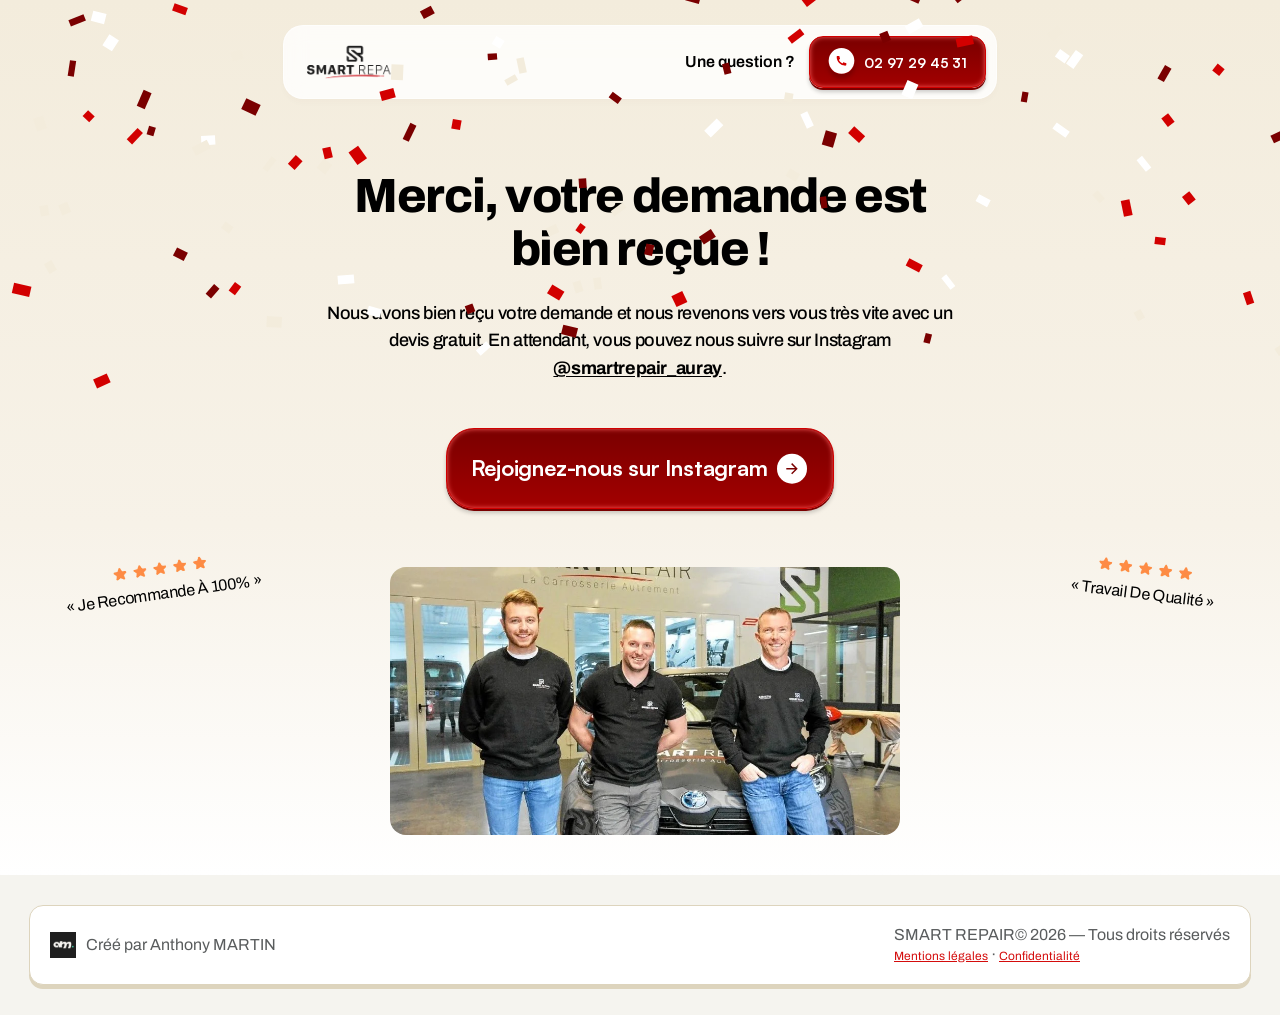
<file: merci.html>
<!doctype html>
<html lang="fr" data-wf-page="sr-auray" data-wf-site="sr-auray"><head><meta charset="utf-8"><title>Merci ! Votre demande est bien reçue — Smart Repair Auray</title><meta content="Atelier de carrosserie à Crach, près d’Auray : carrosserie, peinture, One Day Repair, débosselage sans peinture, lustrage et vernis céramique. Devis gratuit, réparation en moins de 48h." name="description"><meta content="Smart Repair Auray — Votre carrosserie réparée en moins de 48h" property="og:title"><meta content="Réparation carrosserie rapide dans le Pays d'Auray (Carnac, Crach, Plougoumelen, Sainte-Anne d'Auray…) : devis gratuit et fixe, scooter/Véhicule de prêt, rayures, bosses et pare-chocs réparés sous 48h chrono par Smart Repair." property="og:description"><meta content="assets/images/sr56/image3.png" property="og:image"><meta content="Smart Repair Auray — Votre carrosserie réparée en moins de 48h" name="twitter:title"><meta content="Réparation carrosserie rapide dans le Pays d'Auray (Carnac, Crach, Plougoumelen, Sainte-Anne d'Auray…) : devis gratuit et fixe, scooter/Véhicule de prêt, rayures, bosses et pare-chocs réparés sous 48h chrono par Smart Repair." name="twitter:description"><meta content="assets/images/sr56/image3.png" name="twitter:image"><meta property="og:type" content="website"><meta content="summary_large_image" name="twitter:card"><meta content="width=device-width, initial-scale=1" name="viewport"><link href="assets/css/cdn.prod.website-files.com/1800-junk-away.webflow.shared.63c583444-076ef86cf9.css" rel="stylesheet" type="text/css"><link rel="stylesheet" href="assets/fonts/fonts.css"><script type="text/javascript">!function(o,c){var n=c.documentElement,t=" w-mod-";n.className+=t+"js",("ontouchstart"in o||o.DocumentTouch&&c instanceof DocumentTouch)&&(n.className+=t+"touch")}(window,document);</script><link rel="icon" href="assets/images/sr56/icone.png" type="image/png"><link href="assets/images/sr56/icone.png" rel="apple-touch-icon"><style>

.table_card-left{
  position: sticky;
  left: 0;
  background: white;
  z-index: 10;
  transition: box-shadow 0.3s ease;
  }

.table_card-left.has-shadow {
    box-shadow: 14px 6px 5px 0px rgb(120 120 120 / 40%)
}




@media (max-width: 767px) {
  .table_card-title {
    position: relative;
  }
  
  .table_card-left:not(.table_card-left-last) .table_card-title::after {
    position: absolute;
    content: '';
    bottom: -14px;
    left: 0;
    width: 100%;
    height: 1px;
    border-bottom: 2px dashed rgba(1, 1, 1, 0.26);
 }
}








.dot-wrapper {
  position: relative;
  width: 17px;
  height: 17px;
}

.dot {
  position: relative;
  display: block;
}

.outer {
  opacity: 0.25;
  animation: radarPulse 1.6s infinite ease-out;
  transform-origin: center;
}

@keyframes radarPulse {
  0% {
    transform: scale(1);
    opacity: 0.4;
  }
  70% {
    transform: scale(2.5);
    opacity: 0;
  }
  100% {
    transform: scale(2.5);
    opacity: 0;
  }
}






.popup-wrapper .form_block {
  position: relative;
  transform: scale(0.9);
  transition: transform 0.3s ease;
}

.popup-wrapper.active .form_block {
  transform: scale(1);
}



.popup-close-btn {
  position: fixed;
  top: 20px;
  left: 20px;
  background: none;
  border: none;
  cursor: pointer;
  padding: 5px;
  z-index: 1001;
  transition: transform 0.2s ease;
}

.popup-close-btn:hover {
  transform: scale(1.1);
}

.popup-close-btn svg {
  display: block;
  width: 32px;
  height: 32px;
}


.popup-wrapper {
  position: fixed;
  top: 0;
  left: 0;
  width: 100%;
  height: 100%;
  background: rgba(0,0,0,0.7);
  display: none;
  justify-content: center;
  align-items: center;
  z-index: 10000;
  opacity: 0;
  transition: opacity 0.3s;
}

.popup-wrapper.active {
  display: flex;
  opacity: 1;
}

.popup-close-btn {
  position: fixed;
  top: 20px;
  right: 20px;
  background: none;
  border: none;
  cursor: pointer;
  z-index: 10001;
  padding: 0;
  width: fit-content;
}

.popup-close-btn svg {
  width: 32px;
  height: 32px;
}






input:focus, 
textarea:focus {
    outline: none !important;
    border-color: #d20000 !important;
    box-shadow: 0 0 0 1px #d20000 !important;
    transition: border-color 0.3s ease, box-shadow 0.3s ease !important;
}

.toggle-btn {
    transition: all 0.4s cubic-bezier(0.25, 0.8, 0.25, 1) !important;
}

.toggle-btn:hover {
    transform: translateY(-2px) !important;
    box-shadow: 
        0 4px 8px rgba(210,0,0, 0.2),
        inset 0 0 8px #ff5a5a,
        0 6px 6px rgba(0, 0, 0, 0.1) !important;
    background-color: #fff5f5 !important;
}

.offer_cta-phone {
    transition: all 0.3s ease-out !important;
}

.offer_cta-phone:hover {
    transform: translateY(-2px) scale(1.02) !important;
    box-shadow: 
        0 3px 6px rgba(210,0,0, 0.25),
        inset 0 0 10px #ff5a5a,
        0 5px 10px rgba(0, 0, 0, 0.15) !important;
    border-color: #b00000 !important;
}







.cta_large,
.submit,
.header_cta {
    position: relative;
    overflow: hidden;
    transition:
        transform 0.3s ease,
        background 0.3s ease,
        box-shadow 0.3s ease;
}

.cta_large.hero_cta:hover,
.submit:hover,
.header_cta:hover {
    transform: translateY(-3px);
    background-image: linear-gradient(0deg, #7a0000, #ab1010);
    box-shadow: 0 6px 16px rgba(210,0,0, 0.4);
}

.cta_large.hero_cta:hover .image {
    transform: rotate(180deg);
    transition: transform 0.3s ease;
}

.cta_large .cta_large-image,
submit{
    transition: transform 0.3s ease;
}













.scroll-container {
  position: relative;
  max-width: 100%;
  overflow: visible;
}

.table_scroll-wrapper {
  overflow-x: auto;
  -webkit-overflow-scrolling: touch;
  scrollbar-width: none;
}
.table_scroll-wrapper::-webkit-scrollbar {
  display: none; 
}

/* Фейковий скролбар */
.fake-scrollbar-track {
  position: absolute;
  bottom: 0;
  left: 50%;
  transform: translateX(-50%);
  height: 12px;
  width: calc(100vw - 40px);
  background: #fff;
  border-radius: 32px;
  overflow: hidden;
  pointer-events: none;
}

.fake-scrollbar-thumb {
  height: 100%;
  width: 60px; 
  background: #d20000;
  border-radius: 32px;
  transition: background 0.3s ease;
}


.fake-scrollbar-track {
  display: none;
}

@media (max-width: 649px) {
  .table_scroll-wrapper {
    overflow-x: scroll;
  }

  .fake-scrollbar-track {
    display: block;
    position: absolute;
    bottom: 0;
    left: 50%;
    transform: translateX(-50%);
    height: 12px;
    width: calc(100vw - 40px);
    background: #fff;
    border-radius: 32px;
    overflow: hidden;
    pointer-events: none;
    z-index: 1000;
  }

  .fake-scrollbar-thumb {
    height: 100%;
    background: #d20000;
    border-radius: 32px;
    transition: background 0.3s ease;
    width: 50%;
  }
}






.table_card-left:not(.table_card-left-last) .table_card-text::after {
    position: absolute;
    content: '';
    bottom: -24px;
    left: 0;
    width: 100%;
    height: 1px;
    border-bottom: 2px dashed rgba(1, 1, 1, 0.26);
}

.table_card-center:not(.table_card-center-first):not(.table_card-center-last)::after {
    position: absolute;
    content: '';
    bottom: 0;
    left: 15%;
    width: 70%;
    height: 1px;
    border-bottom: 2px dashed rgba(165, 165, 165, 0.26);
}

.table_card-right:not(.table_card-right-first):not(.table_card-right-last)::after {
    position: absolute;
    content: '';
    bottom: 0;
    left: 15%;
    width: 70%;
    height: 1px;
    border-bottom: 2px dashed rgba(1, 1, 1, 0.26);
}







.reviews {
    position: relative;
  }
  
  .reviews_container {
    overflow: hidden;
    transition: height 0.6s ease;
  }
  
  






@media screen and (max-width: 768px) {
  input.submit.w-button {
    background-position: right 16px center, 0 0 !important;
  }
}

@media screen and (max-width: 385px) {
  input.submit.w-button {
    background-position: right 14px center, 0 0 !important;
    font-size: 16px;
  }
}

@media screen and (max-width: 360px) {
  input.submit.w-button {
    font-size: 15px;
  }
}





.accordion_item-title {
  position: relative;
  cursor: pointer;
}

.accordion_item-title::after {
  content: '';
  position: absolute;
  right: 5px;
  top: 12px;
  transform: translateY(-50%);
  width: 14px;
  height: 14px;
}

.accordion_item-title::after {
  background: linear-gradient(to right, #000 0%, #000 100%);
  background-size: 14px 1.5px;
  background-position: center;
  background-repeat: no-repeat;
}

.accordion_item-title::before {
  content: '';
  position: absolute;
  right: 11px;
  top: 12px;
  transform: translateY(-50%);
  width: 1.5px;
  height: 14px;
  background: #0f1010;
  transition: all 0.3s ease;
}

.accordion_item.active .accordion_item-title::before {
  transform: translateY(-50%) rotate(90deg);
  opacity: 0;
}

.accordion_item-content {
  max-height: 0;
  overflow: hidden;
  transition: max-height 0.6s cubic-bezier(0.4, 0, 0.2, 1);
}

.accordion_item.active .accordion_item-content {
  max-height: 500px;
}

@media screen and (max-width: 385px) {
 .cta_large-text {
 font-size: 18px;
 }
}

@media screen and (max-width: 768px) {
.gradient-fade {
    height: 20%;
    }
 }
 


 
  @media (max-width: 768px) {
  input.submit.w-button {
    background-image: none !important;
    background-color: #d20000; 
    background: linear-gradient(360deg, #a30000 0%, #d20000 100%) !important;
  }
  
    input.submit.w-button:hover {
        background-image: linear-gradient(360deg, #a30000 0%, #d20000 100%) !important;
    }
}
 
 
 
 
#exit-popup .popup-content {
  transition: transform 0.3s ease, opacity 0.3s ease;
  transform: translateY(20px);
  opacity: 0;
}

#exit-popup.active .popup-content {
  transform: translateY(0);
  opacity: 1;
}

.popup-wrapper {
  transition: opacity 0.3s ease;
}

/* ===== Smart Repair overrides ===== */

.sr-google-badge{display:inline-flex;align-items:center;gap:8px;background:#fff;color:#0f1010;border:1px solid #e2e8c9;border-radius:999px;padding:10px 18px;font-family:Archivo,sans-serif;font-size:14px;font-weight:700;box-shadow:0 2px 10px rgba(0,0,0,.08);margin:0 auto 24px;justify-content:center;}
.exit-popup_price-image,.exit-popup_price-text{display:none!important;}
.sr-legal{display:none;max-width:760px;margin:0 auto;padding:60px 24px;color:#0f1010;font-family:Archivo,sans-serif;font-size:15px;line-height:1.7;}
.sr-legal h2{font-size:32px;margin:40px 0 12px;}
.sr-legal h3{font-size:20px;margin:24px 0 8px;}
html[lang="fr"] .w-form-done{ text-align:center; }
/* Focus visibility (a11y) */
.w-webflow-badge:focus-visible, a:focus-visible, button:focus-visible, input:focus-visible, textarea:focus-visible, [tabindex]:focus-visible {
  outline: 2px solid #d20000; outline-offset: 2px; border-radius: 2px;
}
.sr-footer-link{ color:#d20000; text-decoration:underline; white-space:nowrap; }
.sr-legal-overlay{position:fixed;inset:0;z-index:9998;background:rgba(15,16,16,.6);display:none;overflow-y:auto;padding:40px 16px;}
.sr-legal-overlay.open{display:block;}
.sr-legal-overlay .sr-legal{display:block;max-width:760px;margin:0 auto;background:#fff;border-radius:12px;padding:40px 32px;box-shadow:0 20px 60px rgba(0,0,0,.25);position:relative;}
.sr-legal-close{position:absolute;top:14px;right:14px;background:none;border:1px solid #e2e8c9;border-radius:50%;width:36px;height:36px;font-size:18px;cursor:pointer;color:#0f1010;font-family:Archivo,sans-serif;}
.sr-legal-close:hover{background:#d20000;color:#fff;border-color:#d20000;}
.sr-form-rgpd{font-family:Archivo,sans-serif;font-size:12px;color:#5f5f5f !important;text-align:center;margin-top:10px;}
.sr-form-rgpd a{color:#0f1010 !important;text-decoration:underline;cursor:pointer;}
.sr-2line{display:block;}
.sr-footer-link:hover{ color:#a30000; }
a[href^="tel:"]{ color:inherit; text-decoration:none; }
a[href^="tel:"]:hover{ color:inherit; text-decoration:underline; }
.steps_link{text-decoration:underline !important; text-underline-offset:2px}
.form-bg img{display:none}.form-bg{background:linear-gradient(180deg,#fff5f5 0%,#ffe3e3 100%)}
.exit-popup_bg img{display:none}.exit-popup_bg{background:linear-gradient(180deg,#fff5f5 0%,#ffe3e3 100%)}
.hero_bg{background:linear-gradient(180deg,#f3ecdc 0%,#f7f2e8 60%,#ffffff 100%)}.hero_bg .hero_bg-img{display:none !important}
.exit-popup_image img{max-height:300px;width:100%;object-fit:cover;}

.hero-2{background:linear-gradient(180deg,#f3ecdc 0%,#f7f2e8 60%,#ffffff 100%);padding:170px 0 40px}
.form-2_container{max-width:var(--container,1200px);margin:0 auto;padding:0 24px}
.hero-2_title{font-size:56px;line-height:1.1;margin-bottom:24px}
.hero-2 .hero_text{max-width:640px}
.hero-2_bottom{display:flex;align-items:flex-end;gap:40px;margin-top:48px;flex-wrap:wrap}
.hero-2_bottom .form_image{max-width:520px}
.hero-2_bottom .form_image img{width:100%;height:auto;max-height:380px;object-fit:cover;border-radius:16px}
.reviews-2{padding:60px 0 80px}
.reviews-2 .reviews_heading{margin-bottom:40px}
</style></head><body class="body"><div class="wrapper"><header class="header"><div class="header_container"><div class="header_logo"><a href="index.html" aria-label="Retour à la page d'accueil Smart Repair"><img src="assets/images/sr56/head-logo-noir.png" alt="Smart Repair Auray" style="max-width:112px;height:auto;display:block"></a></div><div class="header_right"><p class="header_text">Une question ?</p><a href="tel:+33297294531" class="header_cta w-inline-block" aria-label="Appeler Smart Repair au 02 97 29 45 31"><img src="assets/images/cdn.prod.website-files.com/67f57401619e1abfed7dbebf_cta-icon-4c4dd2ab87.svg" loading="lazy" alt="" class="cta_small-image"><p class="header_cta-text">02 97 29 45 31</p></a></div></div></header><main class="main"><section class="hero-2"><div class="form-2_container">
<h1 class="hero-2_title" style="font-size: 48px;">Merci, votre demande est bien reçue !</h1>
<p class="hero_text">Nous avons bien reçu votre demande et nous revenons vers vous très vite avec un devis gratuit. En attendant, vous pouvez nous suivre sur Instagram <a href="https://www.instagram.com/smartrepair_auray/" target="_blank" rel="noopener" class="sr-ig-link">@smartrepair_auray</a>.</p>
<a href="https://www.instagram.com/smartrepair_auray/" target="_blank" rel="noopener" class="cta_large hero_cta" aria-label="Instagram Smart Repair Auray"><p class="cta_large-text">Rejoignez-nous sur Instagram</p><img src="assets/images/cdn.prod.website-files.com/67f57fd5d652736b5cfff8ea_cta-large-arrow-d2f5629f60.svg" loading="lazy" alt="" class="cta_large-image"></a>
<div class="hero-2_bottom">
<div class="form_image"><img src="assets/images/sr56/exit-item36.webp" loading="lazy" alt="Réparation carrosserie Smart Repair Auray"></div>
<div class="form_bottom-aside"><div class="form_bottom-stars"><img src="assets/images/cdn.prod.website-files.com/67f7bfdf05d068cb91024632_orange-stars-4be15b1216.avif" loading="lazy" alt="5 étoiles"></div><p class="form_bottom-text">« Je recommande à 100% »</p></div>
<div class="form_bottom-aside-2"><div class="form_bottom-stars"><img src="assets/images/cdn.prod.website-files.com/67f7bfdf05d068cb91024632_orange-stars-4be15b1216.avif" loading="lazy" alt="5 étoiles"></div><p class="form_bottom-text">« Travail de qualité »</p></div>
</div>
</div></section>
<div id="mentions-legales" class="sr-legal">
  <h2>Mentions légales</h2>
  <p><strong>Éditeur du site :</strong> SAS SMART REPAIR — Rue Henri Le Dore, 56950 Crach, France.<br>
  Téléphone : <a href="tel:+33297294531" class="steps_link" aria-label="Téléphoner au 02 97 29 45 31">02 97 29 45 31</a> — Email : <a href="mailto:smartrepair.gk@gmail.com">smartrepair.gk@gmail.com</a></p>
  <p><strong>Responsable de la publication :</strong> Gerald KERSUZAN.</p>
  <p><strong>Société :</strong> SAS — SIRET 905 005 682 00018 (RCS Vannes), SIREN 905 005 682, NAF 45.20A (entretien et réparation de véhicules automobiles). Numéro de TVA intracommunautaire : FR56905005682.</p>
  <p><strong>Hébergement :</strong> OVH SAS — 2, rue Kellermann, 59100 Roubaix, France — RCS Lille 424 761 419 — www.ovh.com.</p>
  <p><strong>Propriété intellectuelle :</strong> l’ensemble des contenus de ce site (textes, visuels, logos) est protégé. Toute reproduction sans autorisation préalable est interdite.</p>
</div>
<div id="confidentialite" class="sr-legal">
  <h2>Politique de confidentialité (RGPD)</h2>
  <p><strong>Données collectées :</strong> via le formulaire de contact de ce site (prénom, email, téléphone, commune et description de votre demande), uniquement pour répondre à votre demande de devis et organiser la prise en charge de votre véhicule.</p>
  <p><strong>Base légale :</strong> votre consentement, et l’exécution de mesures précontractuelles ( devis ).</p>
  <p><strong>Durée de conservation :</strong> le temps de la prise en charge de votre dossier, puis archivage limité à la durée légale applicable.</p>
  <p><strong>Destinataires :</strong> l’équipe interne de Smart Repair. Aucun revente ni partage de vos données à des fins publicitaires .</p>
  <p><strong>Vos droits :</strong> vous disposez d’un droit d’accès, de rectification, d’effacement, de limitation, d’opposition et de portabilité de vos données, ainsi que du droit d’introduire une réclamation auprès de la CNIL (www.cnil.fr). Pour exercer ces droits, contactez-nous à <a href="mailto:smartrepair.gk@gmail.com">smartrepair.gk@gmail.com</a>.</p></div>

</main><div class="footer"><div class="footer_container"><div class="footer_left" style="padding-top: 10px; padding-bottom: 10px;"><div class="footer_icon"><img src="assets/images/sr56/anthonymartinlogo.png" alt="Logo Anthony Martin" style="height:26px;width:auto"></div><p class="footer_text">Créé par Anthony MARTIN</p></div><div class="footer_right"><p class="footer_text">SMART REPAIR© <span class="current-year">2026</span> — Tous droits réservés<br><a href="javascript:void(0)" data-legal-open="mentions-legales" class="sr-footer-link" style="font-size: 12px;">Mentions légales</a> · <a href="javascript:void(0)" data-legal-open="confidentialite" class="sr-footer-link" style="font-size: 12px;">Confidentialité</a></p></div></div></div></div><script src="assets/js/jquery-3.5.1.min.dc5e7f18c8.js" type="text/javascript" integrity="sha256-9/aliU8dGd2tb6OSsuzixeV4y/faTqgFtohetphbbj0=" crossorigin="anonymous"></script><script src="assets/js/webflow.a0aa6ca1.8803622a53cb8314.js" type="text/javascript"></script>

<script>
  // Function to get URL parameters
  function getUTMParams() {
    const params = new URLSearchParams(window.location.search);
    const utms = {};
    for (const [key, value] of params.entries()) {
      if (key.startsWith('utm_')) {
        utms[key] = value;
      }
    }
    return utms;
  }

  // Add UTM hidden inputs to all matching forms
  function addUTMHiddenFieldsToForms() {
    const utms = getUTMParams();
    const forms = document.querySelectorAll('form');

    forms.forEach(form => {
      Object.entries(utms).forEach(([key, value]) => {
        // Check if field already exists
        if (!form.querySelector(`input[name="${key}"]`)) {
          const hiddenInput = document.createElement('input');
          hiddenInput.type = 'hidden';
          hiddenInput.name = key;
          hiddenInput.value = value;
          form.appendChild(hiddenInput);
        }
      });
    });
  }

  // Run on page load
  window.addEventListener('DOMContentLoaded', addUTMHiddenFieldsToForms);
</script> 

<script>
document.addEventListener('submit',function(e){var f=e.target;if(f&&(f.id==='wf-form-Email-Form'||f.id==='email-form')){e.preventDefault();e.stopImmediatePropagation();window.dataLayer=window.dataLayer||[];window.dataLayer.push({event:'srDemoSubmit'});}},true);
</script>
<script>
document.addEventListener('DOMContentLoaded', function() {
  const elHome = document.getElementById('submission-source-home');
  const elPopup = document.getElementById('submission-source-popup');
  if (elHome) elHome.value = 'home';
  if (elPopup) elPopup.value = 'popup';

  // Table scroll shadow
  const tableWrapper = document.querySelector('.table_scroll-wrapper');
  const tableCardLeft = document.querySelector('.table_card-left');
  if (tableWrapper && tableCardLeft) {
    tableWrapper.addEventListener('scroll', function() {
      if (tableWrapper.scrollLeft > 0) tableCardLeft.classList.add('has-shadow');
      else tableCardLeft.classList.remove('has-shadow');
    });
  }

  // Fake scrollbar
  const fakeScrollbar = document.querySelector('.fake-scrollbar, .fake-scrollbar-track');
  if (fakeScrollbar) {
    function updateFake() {
      fakeScrollbar.style.display = window.innerWidth < 649 ? 'flex' : 'none';
    }
    updateFake();
    window.addEventListener('resize', updateFake);
  }
  var popupShownCount = 0;
  var standardFavicon = 'assets/images/sr56/icone.png';
  var alertFavicon = 'assets/images/sr56/icone.png';
  var pageLoadTime = Date.now();
  var userLeftTime = null;
  var pendingActivation = false;
  var blinkInterval = null;
  var exitPopup = document.getElementById('exit-popup');

  function changeFavicon(href) {
    var link = document.querySelector('link[rel="icon"]') || document.createElement('link');
    link.rel = 'icon';
    link.href = href;
    document.head.appendChild(link);
  }

  function blinkTitle() {
    var orig = document.title;
    blinkInterval = setInterval(function() {
      document.title = document.title === orig ? '(1) Nouveau message' : orig;
    }, 1000);
  }
  function stopTitleBlinking() {
    if (blinkInterval) { clearInterval(blinkInterval); blinkInterval = null; document.title = 'Smart Repair Auray'; }
  }

  function activateEffects() {
    if (pendingActivation && document.hidden !== true) {
      changeFavicon(alertFavicon);
      blinkTitle();
    }
  }

  function showExitPopup() {
    if (!exitPopup || !pendingActivation || exitPopup.classList.contains('active') || popupShownCount >= 2) return;
    exitPopup.style.display = 'flex';
    setTimeout(function() {
      exitPopup.classList.add('active');
      popupShownCount++;
    }, 10);
  }

  setTimeout(function() {
    if (userLeftTime !== null) {
      var timePassed = Date.now() - pageLoadTime;
      if (timePassed >= 15000) activateEffects();
      else setTimeout(activateEffects, 15000 - timePassed);
    }
    pendingActivation = true;
  }, 15000);

  document.addEventListener('visibilitychange', function() {
    if (document.hidden) {
      userLeftTime = Date.now();
      if (pendingActivation) { changeFavicon(alertFavicon); blinkTitle(); }
    } else {
      stopTitleBlinking();
      changeFavicon(standardFavicon);
    }
  });

  document.addEventListener('mouseout', function(e) {
    if (e.clientY <= 0 && pendingActivation) showExitPopup();
  });

  function setupPopup(popupId, triggerClass) {
    var popup = document.getElementById(popupId);
    if (!popup) return;
    var closeBtn = popup.querySelector('.popup-close-btn');
    if (triggerClass) {
      document.querySelectorAll(triggerClass).forEach(function(btn) {
        btn.addEventListener('click', function(e) {
          e.preventDefault();
          popup.style.display = 'flex';
          setTimeout(function() { popup.classList.add('active'); }, 10);
        });
      });
    }
    if (closeBtn) closeBtn.addEventListener('click', function() { closePopup(popup); });
    popup.addEventListener('click', function(e) { if (e.target === popup) closePopup(popup); });
    document.addEventListener('keydown', function(e) {
      if (e.key === 'Escape' && popup.classList.contains('active')) closePopup(popup);
    });
  }

  function closePopup(popup) {
    popup.classList.remove('active');
    setTimeout(function() { popup.style.display = 'none'; }, 300);
  }

  setupPopup('form-popup', '.cta_large');
  setupPopup('exit-popup');
  if (exitPopup) {
    exitPopup.querySelectorAll('.popup-close-btn, .cta_large, .exit-popup_bottom-cta').forEach(function(btn) {
      btn.addEventListener('click', function() { closePopup(exitPopup); });
    });
  }
});



// Accordion
document.addEventListener('DOMContentLoaded', function() {
  document.querySelectorAll('.accordion_item-title').forEach(function(title) {
    title.addEventListener('click', function(e) {
      e.stopPropagation();
      var item = title.closest('.accordion_item');
      var isActive = item.classList.contains('active');
      document.querySelectorAll('.accordion_item').forEach(function(el) { el.classList.remove('active'); });
      if (!isActive) item.classList.add('active');
    });
  });
});

$(function() { $('.current-year').text(new Date().getFullYear()); });
</script>


<script>
(function () {
  var overlay = null;
  var sel = '[data-legal-open]';
  function closeLegal() {
    if (!overlay) return;
    var block = overlay.querySelector('.sr-legal');
    if (block && block._srHome) block._srHome.insertBefore(block, block._srRef);
    overlay.classList.remove('open');
  }
  document.addEventListener('click', function (e) {
    var t = e.target.closest(sel);
    if (t) {
      var block = document.getElementById(t.getAttribute('data-legal-open'));
      if (!block) return;
      if (!overlay) {
        overlay = document.createElement('div');
        overlay.className = 'sr-legal-overlay';
        overlay.addEventListener('click', function (ev) { if (ev.target === overlay) closeLegal(); });
        document.body.appendChild(overlay);
      }
      if (!block._srHome) {
        block._srHome = block.parentNode;
        block._srRef = block.nextSibling;
        var btn = document.createElement('button');
        btn.className = 'sr-legal-close';
        btn.type = 'button';
        btn.setAttribute('aria-label', 'Fermer');
        btn.textContent = '\u00d7';
        btn.addEventListener('click', closeLegal);
        block.insertBefore(btn, block.firstChild);
      }
      overlay.appendChild(block);
      overlay.classList.add('open');
      overlay.scrollTop = 0;
    } else if (e.target.closest('.sr-legal-close')) {
      closeLegal();
    }
  });
  document.addEventListener('keydown', function (e) {
    if (e.key === 'Escape') closeLegal();
    if (e.key === 'Enter' && e.target.matches && e.target.matches('.sr-form-rgpd a')) e.target.click();
  });
})();
</script>
<style>.sr-ig-link{font-weight:700;text-decoration:underline;text-underline-offset:2px;color:inherit;}.sr-ig-link:hover{color:#d20000;}</style>
<script>
(function(){
  var canvas=document.createElement('canvas');
  canvas.id='srConfetti';canvas.setAttribute('aria-hidden','true');
  canvas.style.cssText='position:fixed;inset:0;width:100%;height:100%;pointer-events:none;z-index:99999';
  document.body.appendChild(canvas);
  var ctx=canvas.getContext('2d');
  function resize(){canvas.width=window.innerWidth;canvas.height=window.innerHeight;}
  resize();
  var colors=['#d20000','#7a0000','#ffffff','#f3ecdc'];
  var parts=[],N=150;
  for(var i=0;i<N;i++){
    parts.push({x:Math.random()*canvas.width,y:-20-Math.random()*canvas.height*0.5,
      w:6+Math.random()*6,h:8+Math.random()*10,
      vy:2+Math.random()*3,vx:-1.5+Math.random()*3,
      rot:Math.random()*Math.PI,vr:-0.15+Math.random()*0.3,
      c:colors[i%colors.length]});
  }
  var done=false,start=null;
  function frame(ts){
    if(start===null)start=ts;
    ctx.clearRect(0,0,canvas.width,canvas.height);
    for(var i=0;i<parts.length;i++){
      var p=parts[i];
      p.x+=p.vx;p.y+=p.vy;p.rot+=p.vr;p.vy+=0.03;
      ctx.save();ctx.translate(p.x,p.y);ctx.rotate(p.rot);
      ctx.fillStyle=p.c;ctx.fillRect(-p.w/2,-p.h/2,p.w,p.h);ctx.restore();
    }
    if(ts-start<3500){requestAnimationFrame(frame);}
    else if(!done){done=true;canvas.parentNode&&canvas.parentNode.removeChild(canvas);}
  }
  if(document.readyState==='complete'){requestAnimationFrame(frame);}
  else{window.addEventListener('load',function(){requestAnimationFrame(frame);},{once:true});}
})();
</script>

</body></html>
</file>
<file: assets/css/cdn.prod.website-files.com/1800-junk-away.webflow.shared.63c583444-076ef86cf9.css>
html {
  -webkit-text-size-adjust: 100%;
  -ms-text-size-adjust: 100%;
  font-family: sans-serif;
}

body {
  margin: 0;
}

article, aside, details, figcaption, figure, footer, header, hgroup, main, menu, nav, section, summary {
  display: block;
}

audio, canvas, progress, video {
  vertical-align: baseline;
  display: inline-block;
}

audio:not([controls]) {
  height: 0;
  display: none;
}

[hidden], template {
  display: none;
}

a {
  background-color: #0000;
}

a:active, a:hover {
  outline: 0;
}

abbr[title] {
  border-bottom: 1px dotted;
}

b, strong {
  font-weight: bold;
}

dfn {
  font-style: italic;
}

h1 {
  margin: .67em 0;
  font-size: 2em;
}

mark {
  color: #000;
  background: #ff0;
}

small {
  font-size: 80%;
}

sub, sup {
  vertical-align: baseline;
  font-size: 75%;
  line-height: 0;
  position: relative;
}

sup {
  top: -.5em;
}

sub {
  bottom: -.25em;
}

img {
  border: 0;
}

svg:not(:root) {
  overflow: hidden;
}

hr {
  box-sizing: content-box;
  height: 0;
}

pre {
  overflow: auto;
}

code, kbd, pre, samp {
  font-family: monospace;
  font-size: 1em;
}

button, input, optgroup, select, textarea {
  color: inherit;
  font: inherit;
  margin: 0;
}

button {
  overflow: visible;
}

button, select {
  text-transform: none;
}

button, html input[type="button"], input[type="reset"] {
  -webkit-appearance: button;
  cursor: pointer;
}

button[disabled], html input[disabled] {
  cursor: default;
}

button::-moz-focus-inner, input::-moz-focus-inner {
  border: 0;
  padding: 0;
}

input {
  line-height: normal;
}

input[type="checkbox"], input[type="radio"] {
  box-sizing: border-box;
  padding: 0;
}

input[type="number"]::-webkit-inner-spin-button, input[type="number"]::-webkit-outer-spin-button {
  height: auto;
}

input[type="search"] {
  -webkit-appearance: none;
}

input[type="search"]::-webkit-search-cancel-button, input[type="search"]::-webkit-search-decoration {
  -webkit-appearance: none;
}

legend {
  border: 0;
  padding: 0;
}

textarea {
  overflow: auto;
}

optgroup {
  font-weight: bold;
}

table {
  border-collapse: collapse;
  border-spacing: 0;
}

td, th {
  padding: 0;
}

@font-face {
  font-family: webflow-icons;
  src: url("[data-uri]") format("truetype");
  font-weight: normal;
  font-style: normal;
}

[class^="w-icon-"], [class*=" w-icon-"] {
  speak: none;
  font-variant: normal;
  text-transform: none;
  -webkit-font-smoothing: antialiased;
  -moz-osx-font-smoothing: grayscale;
  font-style: normal;
  font-weight: normal;
  line-height: 1;
  font-family: webflow-icons !important;
}

.w-icon-slider-right:before {
  content: "";
}

.w-icon-slider-left:before {
  content: "";
}

.w-icon-nav-menu:before {
  content: "";
}

.w-icon-arrow-down:before, .w-icon-dropdown-toggle:before {
  content: "";
}

.w-icon-file-upload-remove:before {
  content: "";
}

.w-icon-file-upload-icon:before {
  content: "";
}

* {
  box-sizing: border-box;
}

html {
  height: 100%;
}

body {
  color: #333;
  background-color: #fff;
  min-height: 100%;
  margin: 0;
  font-family: Arial, sans-serif;
  font-size: 14px;
  line-height: 20px;
}

img {
  vertical-align: middle;
  max-width: 100%;
  display: inline-block;
}

html.w-mod-touch * {
  background-attachment: scroll !important;
}

.w-block {
  display: block;
}

.w-inline-block {
  max-width: 100%;
  display: inline-block;
}

.w-clearfix:before, .w-clearfix:after {
  content: " ";
  grid-area: 1 / 1 / 2 / 2;
  display: table;
}

.w-clearfix:after {
  clear: both;
}

.w-hidden {
  display: none;
}

.w-button {
  color: #fff;
  line-height: inherit;
  cursor: pointer;
  background-color: #3898ec;
  border: 0;
  border-radius: 0;
  padding: 9px 15px;
  text-decoration: none;
  display: inline-block;
}

input.w-button {
  -webkit-appearance: button;
}

html[data-w-dynpage] [data-w-cloak] {
  color: #0000 !important;
}

.w-code-block {
  margin: unset;
}

pre.w-code-block code {
  all: inherit;
}

.w-optimization {
  display: contents;
}

.w-webflow-badge, .w-webflow-badge > img {
  box-sizing: unset;
  width: unset;
  height: unset;
  max-height: unset;
  max-width: unset;
  min-height: unset;
  min-width: unset;
  margin: unset;
  padding: unset;
  float: unset;
  clear: unset;
  border: unset;
  border-radius: unset;
  background: unset;
  background-image: unset;
  background-position: unset;
  background-size: unset;
  background-repeat: unset;
  background-origin: unset;
  background-clip: unset;
  background-attachment: unset;
  background-color: unset;
  box-shadow: unset;
  transform: unset;
  direction: unset;
  font-family: unset;
  font-weight: unset;
  color: unset;
  font-size: unset;
  line-height: unset;
  font-style: unset;
  font-variant: unset;
  text-align: unset;
  letter-spacing: unset;
  -webkit-text-decoration: unset;
  text-decoration: unset;
  text-indent: unset;
  text-transform: unset;
  list-style-type: unset;
  text-shadow: unset;
  vertical-align: unset;
  cursor: unset;
  white-space: unset;
  word-break: unset;
  word-spacing: unset;
  word-wrap: unset;
  transition: unset;
}

.w-webflow-badge {
  white-space: nowrap;
  cursor: pointer;
  box-shadow: 0 0 0 1px #0000001a, 0 1px 3px #0000001a;
  visibility: visible !important;
  opacity: 1 !important;
  z-index: 2147483647 !important;
  color: #aaadb0 !important;
  overflow: unset !important;
  background-color: #fff !important;
  border-radius: 3px !important;
  width: auto !important;
  height: auto !important;
  margin: 0 !important;
  padding: 6px !important;
  font-size: 12px !important;
  line-height: 14px !important;
  text-decoration: none !important;
  display: inline-block !important;
  position: fixed !important;
  inset: auto 12px 12px auto !important;
  transform: none !important;
}

.w-webflow-badge > img {
  position: unset;
  visibility: unset !important;
  opacity: 1 !important;
  vertical-align: middle !important;
  display: inline-block !important;
}

h1, h2, h3, h4, h5, h6 {
  margin-bottom: 10px;
  font-weight: bold;
}

h1 {
  margin-top: 20px;
  font-size: 38px;
  line-height: 44px;
}

h2 {
  margin-top: 20px;
  font-size: 32px;
  line-height: 36px;
}

h3 {
  margin-top: 20px;
  font-size: 24px;
  line-height: 30px;
}

h4 {
  margin-top: 10px;
  font-size: 18px;
  line-height: 24px;
}

h5 {
  margin-top: 10px;
  font-size: 14px;
  line-height: 20px;
}

h6 {
  margin-top: 10px;
  font-size: 12px;
  line-height: 18px;
}

p {
  margin-top: 0;
  margin-bottom: 10px;
}

blockquote {
  border-left: 5px solid #e2e2e2;
  margin: 0 0 10px;
  padding: 10px 20px;
  font-size: 18px;
  line-height: 22px;
}

figure {
  margin: 0 0 10px;
}

figcaption {
  text-align: center;
  margin-top: 5px;
}

ul, ol {
  margin-top: 0;
  margin-bottom: 10px;
  padding-left: 40px;
}

.w-list-unstyled {
  padding-left: 0;
  list-style: none;
}

.w-embed:before, .w-embed:after {
  content: " ";
  grid-area: 1 / 1 / 2 / 2;
  display: table;
}

.w-embed:after {
  clear: both;
}

.w-video {
  width: 100%;
  padding: 0;
  position: relative;
}

.w-video iframe, .w-video object, .w-video embed {
  border: none;
  width: 100%;
  height: 100%;
  position: absolute;
  top: 0;
  left: 0;
}

fieldset {
  border: 0;
  margin: 0;
  padding: 0;
}

button, [type="button"], [type="reset"] {
  cursor: pointer;
  -webkit-appearance: button;
  border: 0;
}

.w-form {
  margin: 0 0 15px;
}

.w-form-done {
  text-align: center;
  background-color: #ddd;
  padding: 20px;
  display: none;
}

.w-form-fail {
  background-color: #ffdede;
  margin-top: 10px;
  padding: 10px;
  display: none;
}

label {
  margin-bottom: 5px;
  font-weight: bold;
  display: block;
}

.w-input, .w-select {
  color: #333;
  vertical-align: middle;
  background-color: #fff;
  border: 1px solid #ccc;
  width: 100%;
  height: 38px;
  margin-bottom: 10px;
  padding: 8px 12px;
  font-size: 14px;
  line-height: 1.42857;
  display: block;
}

.w-input::placeholder, .w-select::placeholder {
  color: #999;
}

.w-input:focus, .w-select:focus {
  border-color: #3898ec;
  outline: 0;
}

.w-input[disabled], .w-select[disabled], .w-input[readonly], .w-select[readonly], fieldset[disabled] .w-input, fieldset[disabled] .w-select {
  cursor: not-allowed;
}

.w-input[disabled]:not(.w-input-disabled), .w-select[disabled]:not(.w-input-disabled), .w-input[readonly], .w-select[readonly], fieldset[disabled]:not(.w-input-disabled) .w-input, fieldset[disabled]:not(.w-input-disabled) .w-select {
  background-color: #eee;
}

textarea.w-input, textarea.w-select {
  height: auto;
}

.w-select {
  background-color: #f3f3f3;
}

.w-select[multiple] {
  height: auto;
}

.w-form-label {
  cursor: pointer;
  margin-bottom: 0;
  font-weight: normal;
  display: inline-block;
}

.w-radio {
  margin-bottom: 5px;
  padding-left: 20px;
  display: block;
}

.w-radio:before, .w-radio:after {
  content: " ";
  grid-area: 1 / 1 / 2 / 2;
  display: table;
}

.w-radio:after {
  clear: both;
}

.w-radio-input {
  float: left;
  margin: 3px 0 0 -20px;
  line-height: normal;
}

.w-file-upload {
  margin-bottom: 10px;
  display: block;
}

.w-file-upload-input {
  opacity: 0;
  z-index: -100;
  width: .1px;
  height: .1px;
  position: absolute;
  overflow: hidden;
}

.w-file-upload-default, .w-file-upload-uploading, .w-file-upload-success {
  color: #333;
  display: inline-block;
}

.w-file-upload-error {
  margin-top: 10px;
  display: block;
}

.w-file-upload-default.w-hidden, .w-file-upload-uploading.w-hidden, .w-file-upload-error.w-hidden, .w-file-upload-success.w-hidden {
  display: none;
}

.w-file-upload-uploading-btn {
  cursor: pointer;
  background-color: #fafafa;
  border: 1px solid #ccc;
  margin: 0;
  padding: 8px 12px;
  font-size: 14px;
  font-weight: normal;
  display: flex;
}

.w-file-upload-file {
  background-color: #fafafa;
  border: 1px solid #ccc;
  flex-grow: 1;
  justify-content: space-between;
  margin: 0;
  padding: 8px 9px 8px 11px;
  display: flex;
}

.w-file-upload-file-name {
  font-size: 14px;
  font-weight: normal;
  display: block;
}

.w-file-remove-link {
  cursor: pointer;
  width: auto;
  height: auto;
  margin-top: 3px;
  margin-left: 10px;
  padding: 3px;
  display: block;
}

.w-icon-file-upload-remove {
  margin: auto;
  font-size: 10px;
}

.w-file-upload-error-msg {
  color: #ea384c;
  padding: 2px 0;
  display: inline-block;
}

.w-file-upload-info {
  padding: 0 12px;
  line-height: 38px;
  display: inline-block;
}

.w-file-upload-label {
  cursor: pointer;
  background-color: #fafafa;
  border: 1px solid #ccc;
  margin: 0;
  padding: 8px 12px;
  font-size: 14px;
  font-weight: normal;
  display: inline-block;
}

.w-icon-file-upload-icon, .w-icon-file-upload-uploading {
  width: 20px;
  margin-right: 8px;
  display: inline-block;
}

.w-icon-file-upload-uploading {
  height: 20px;
}

.w-container {
  max-width: 940px;
  margin-left: auto;
  margin-right: auto;
}

.w-container:before, .w-container:after {
  content: " ";
  grid-area: 1 / 1 / 2 / 2;
  display: table;
}

.w-container:after {
  clear: both;
}

.w-container .w-row {
  margin-left: -10px;
  margin-right: -10px;
}

.w-row:before, .w-row:after {
  content: " ";
  grid-area: 1 / 1 / 2 / 2;
  display: table;
}

.w-row:after {
  clear: both;
}

.w-row .w-row {
  margin-left: 0;
  margin-right: 0;
}

.w-col {
  float: left;
  width: 100%;
  min-height: 1px;
  padding-left: 10px;
  padding-right: 10px;
  position: relative;
}

.w-col .w-col {
  padding-left: 0;
  padding-right: 0;
}

.w-col-1 {
  width: 8.33333%;
}

.w-col-2 {
  width: 16.6667%;
}

.w-col-3 {
  width: 25%;
}

.w-col-4 {
  width: 33.3333%;
}

.w-col-5 {
  width: 41.6667%;
}

.w-col-6 {
  width: 50%;
}

.w-col-7 {
  width: 58.3333%;
}

.w-col-8 {
  width: 66.6667%;
}

.w-col-9 {
  width: 75%;
}

.w-col-10 {
  width: 83.3333%;
}

.w-col-11 {
  width: 91.6667%;
}

.w-col-12 {
  width: 100%;
}

.w-hidden-main {
  display: none !important;
}

@media screen and (max-width: 991px) {
  .w-container {
    max-width: 728px;
  }

  .w-hidden-main {
    display: inherit !important;
  }

  .w-hidden-medium {
    display: none !important;
  }

  .w-col-medium-1 {
    width: 8.33333%;
  }

  .w-col-medium-2 {
    width: 16.6667%;
  }

  .w-col-medium-3 {
    width: 25%;
  }

  .w-col-medium-4 {
    width: 33.3333%;
  }

  .w-col-medium-5 {
    width: 41.6667%;
  }

  .w-col-medium-6 {
    width: 50%;
  }

  .w-col-medium-7 {
    width: 58.3333%;
  }

  .w-col-medium-8 {
    width: 66.6667%;
  }

  .w-col-medium-9 {
    width: 75%;
  }

  .w-col-medium-10 {
    width: 83.3333%;
  }

  .w-col-medium-11 {
    width: 91.6667%;
  }

  .w-col-medium-12 {
    width: 100%;
  }

  .w-col-stack {
    width: 100%;
    left: auto;
    right: auto;
  }
}

@media screen and (max-width: 767px) {
  .w-hidden-main, .w-hidden-medium {
    display: inherit !important;
  }

  .w-hidden-small {
    display: none !important;
  }

  .w-row, .w-container .w-row {
    margin-left: 0;
    margin-right: 0;
  }

  .w-col {
    width: 100%;
    left: auto;
    right: auto;
  }

  .w-col-small-1 {
    width: 8.33333%;
  }

  .w-col-small-2 {
    width: 16.6667%;
  }

  .w-col-small-3 {
    width: 25%;
  }

  .w-col-small-4 {
    width: 33.3333%;
  }

  .w-col-small-5 {
    width: 41.6667%;
  }

  .w-col-small-6 {
    width: 50%;
  }

  .w-col-small-7 {
    width: 58.3333%;
  }

  .w-col-small-8 {
    width: 66.6667%;
  }

  .w-col-small-9 {
    width: 75%;
  }

  .w-col-small-10 {
    width: 83.3333%;
  }

  .w-col-small-11 {
    width: 91.6667%;
  }

  .w-col-small-12 {
    width: 100%;
  }
}

@media screen and (max-width: 479px) {
  .w-container {
    max-width: none;
  }

  .w-hidden-main, .w-hidden-medium, .w-hidden-small {
    display: inherit !important;
  }

  .w-hidden-tiny {
    display: none !important;
  }

  .w-col {
    width: 100%;
  }

  .w-col-tiny-1 {
    width: 8.33333%;
  }

  .w-col-tiny-2 {
    width: 16.6667%;
  }

  .w-col-tiny-3 {
    width: 25%;
  }

  .w-col-tiny-4 {
    width: 33.3333%;
  }

  .w-col-tiny-5 {
    width: 41.6667%;
  }

  .w-col-tiny-6 {
    width: 50%;
  }

  .w-col-tiny-7 {
    width: 58.3333%;
  }

  .w-col-tiny-8 {
    width: 66.6667%;
  }

  .w-col-tiny-9 {
    width: 75%;
  }

  .w-col-tiny-10 {
    width: 83.3333%;
  }

  .w-col-tiny-11 {
    width: 91.6667%;
  }

  .w-col-tiny-12 {
    width: 100%;
  }
}

.w-widget {
  position: relative;
}

.w-widget-map {
  width: 100%;
  height: 400px;
}

.w-widget-map label {
  width: auto;
  display: inline;
}

.w-widget-map img {
  max-width: inherit;
}

.w-widget-map .gm-style-iw {
  text-align: center;
}

.w-widget-map .gm-style-iw > button {
  display: none !important;
}

.w-widget-twitter {
  overflow: hidden;
}

.w-widget-twitter-count-shim {
  vertical-align: top;
  text-align: center;
  background: #fff;
  border: 1px solid #758696;
  border-radius: 3px;
  width: 28px;
  height: 20px;
  display: inline-block;
  position: relative;
}

.w-widget-twitter-count-shim * {
  pointer-events: none;
  -webkit-user-select: none;
  user-select: none;
}

.w-widget-twitter-count-shim .w-widget-twitter-count-inner {
  text-align: center;
  color: #999;
  font-family: serif;
  font-size: 15px;
  line-height: 12px;
  position: relative;
}

.w-widget-twitter-count-shim .w-widget-twitter-count-clear {
  display: block;
  position: relative;
}

.w-widget-twitter-count-shim.w--large {
  width: 36px;
  height: 28px;
}

.w-widget-twitter-count-shim.w--large .w-widget-twitter-count-inner {
  font-size: 18px;
  line-height: 18px;
}

.w-widget-twitter-count-shim:not(.w--vertical) {
  margin-left: 5px;
  margin-right: 8px;
}

.w-widget-twitter-count-shim:not(.w--vertical).w--large {
  margin-left: 6px;
}

.w-widget-twitter-count-shim:not(.w--vertical):before, .w-widget-twitter-count-shim:not(.w--vertical):after {
  content: " ";
  pointer-events: none;
  border: solid #0000;
  width: 0;
  height: 0;
  position: absolute;
  top: 50%;
  left: 0;
}

.w-widget-twitter-count-shim:not(.w--vertical):before {
  border-width: 4px;
  border-color: #75869600 #5d6c7b #75869600 #75869600;
  margin-top: -4px;
  margin-left: -9px;
}

.w-widget-twitter-count-shim:not(.w--vertical).w--large:before {
  border-width: 5px;
  margin-top: -5px;
  margin-left: -10px;
}

.w-widget-twitter-count-shim:not(.w--vertical):after {
  border-width: 4px;
  border-color: #fff0 #fff #fff0 #fff0;
  margin-top: -4px;
  margin-left: -8px;
}

.w-widget-twitter-count-shim:not(.w--vertical).w--large:after {
  border-width: 5px;
  margin-top: -5px;
  margin-left: -9px;
}

.w-widget-twitter-count-shim.w--vertical {
  width: 61px;
  height: 33px;
  margin-bottom: 8px;
}

.w-widget-twitter-count-shim.w--vertical:before, .w-widget-twitter-count-shim.w--vertical:after {
  content: " ";
  pointer-events: none;
  border: solid #0000;
  width: 0;
  height: 0;
  position: absolute;
  top: 100%;
  left: 50%;
}

.w-widget-twitter-count-shim.w--vertical:before {
  border-width: 5px;
  border-color: #5d6c7b #75869600 #75869600;
  margin-left: -5px;
}

.w-widget-twitter-count-shim.w--vertical:after {
  border-width: 4px;
  border-color: #fff #fff0 #fff0;
  margin-left: -4px;
}

.w-widget-twitter-count-shim.w--vertical .w-widget-twitter-count-inner {
  font-size: 18px;
  line-height: 22px;
}

.w-widget-twitter-count-shim.w--vertical.w--large {
  width: 76px;
}

.w-background-video {
  color: #fff;
  height: 500px;
  position: relative;
  overflow: hidden;
}

.w-background-video > video {
  object-fit: cover;
  z-index: -100;
  background-position: 50%;
  background-size: cover;
  width: 100%;
  height: 100%;
  margin: auto;
  position: absolute;
  inset: -100%;
}

.w-background-video > video::-webkit-media-controls-start-playback-button {
  -webkit-appearance: none;
  display: none !important;
}

.w-background-video--control {
  background-color: #0000;
  padding: 0;
  position: absolute;
  bottom: 1em;
  right: 1em;
}

.w-background-video--control > [hidden] {
  display: none !important;
}

.w-slider {
  text-align: center;
  clear: both;
  -webkit-tap-highlight-color: #0000;
  tap-highlight-color: #0000;
  background: #ddd;
  height: 300px;
  position: relative;
}

.w-slider-mask {
  z-index: 1;
  white-space: nowrap;
  height: 100%;
  display: block;
  position: relative;
  left: 0;
  right: 0;
  overflow: hidden;
}

.w-slide {
  vertical-align: top;
  white-space: normal;
  text-align: left;
  width: 100%;
  height: 100%;
  display: inline-block;
  position: relative;
}

.w-slider-nav {
  z-index: 2;
  text-align: center;
  -webkit-tap-highlight-color: #0000;
  tap-highlight-color: #0000;
  height: 40px;
  margin: auto;
  padding-top: 10px;
  position: absolute;
  inset: auto 0 0;
}

.w-slider-nav.w-round > div {
  border-radius: 100%;
}

.w-slider-nav.w-num > div {
  font-size: inherit;
  line-height: inherit;
  width: auto;
  height: auto;
  padding: .2em .5em;
}

.w-slider-nav.w-shadow > div {
  box-shadow: 0 0 3px #3336;
}

.w-slider-nav-invert {
  color: #fff;
}

.w-slider-nav-invert > div {
  background-color: #2226;
}

.w-slider-nav-invert > div.w-active {
  background-color: #222;
}

.w-slider-dot {
  cursor: pointer;
  background-color: #fff6;
  width: 1em;
  height: 1em;
  margin: 0 3px .5em;
  transition: background-color .1s, color .1s;
  display: inline-block;
  position: relative;
}

.w-slider-dot.w-active {
  background-color: #fff;
}

.w-slider-dot:focus {
  outline: none;
  box-shadow: 0 0 0 2px #fff;
}

.w-slider-dot:focus.w-active {
  box-shadow: none;
}

.w-slider-arrow-left, .w-slider-arrow-right {
  cursor: pointer;
  color: #fff;
  -webkit-tap-highlight-color: #0000;
  tap-highlight-color: #0000;
  -webkit-user-select: none;
  user-select: none;
  width: 80px;
  margin: auto;
  font-size: 40px;
  position: absolute;
  inset: 0;
  overflow: hidden;
}

.w-slider-arrow-left [class^="w-icon-"], .w-slider-arrow-right [class^="w-icon-"], .w-slider-arrow-left [class*=" w-icon-"], .w-slider-arrow-right [class*=" w-icon-"] {
  position: absolute;
}

.w-slider-arrow-left:focus, .w-slider-arrow-right:focus {
  outline: 0;
}

.w-slider-arrow-left {
  z-index: 3;
  right: auto;
}

.w-slider-arrow-right {
  z-index: 4;
  left: auto;
}

.w-icon-slider-left, .w-icon-slider-right {
  width: 1em;
  height: 1em;
  margin: auto;
  inset: 0;
}

.w-slider-aria-label {
  clip: rect(0 0 0 0);
  border: 0;
  width: 1px;
  height: 1px;
  margin: -1px;
  padding: 0;
  position: absolute;
  overflow: hidden;
}

.w-slider-force-show {
  display: block !important;
}

.w-dropdown {
  text-align: left;
  z-index: 900;
  margin-left: auto;
  margin-right: auto;
  display: inline-block;
  position: relative;
}

.w-dropdown-btn, .w-dropdown-toggle, .w-dropdown-link {
  vertical-align: top;
  color: #222;
  text-align: left;
  white-space: nowrap;
  margin-left: auto;
  margin-right: auto;
  padding: 20px;
  text-decoration: none;
  position: relative;
}

.w-dropdown-toggle {
  -webkit-user-select: none;
  user-select: none;
  cursor: pointer;
  padding-right: 40px;
  display: inline-block;
}

.w-dropdown-toggle:focus {
  outline: 0;
}

.w-icon-dropdown-toggle {
  width: 1em;
  height: 1em;
  margin: auto 20px auto auto;
  position: absolute;
  top: 0;
  bottom: 0;
  right: 0;
}

.w-dropdown-list {
  background: #ddd;
  min-width: 100%;
  display: none;
  position: absolute;
}

.w-dropdown-list.w--open {
  display: block;
}

.w-dropdown-link {
  color: #222;
  padding: 10px 20px;
  display: block;
}

.w-dropdown-link.w--current {
  color: #0082f3;
}

.w-dropdown-link:focus {
  outline: 0;
}

@media screen and (max-width: 767px) {
  .w-nav-brand {
    padding-left: 10px;
  }
}

.w-lightbox-backdrop {
  cursor: auto;
  letter-spacing: normal;
  text-indent: 0;
  text-shadow: none;
  text-transform: none;
  visibility: visible;
  white-space: normal;
  word-break: normal;
  word-spacing: normal;
  word-wrap: normal;
  color: #fff;
  text-align: center;
  z-index: 2000;
  opacity: 0;
  -webkit-user-select: none;
  -moz-user-select: none;
  -webkit-tap-highlight-color: transparent;
  background: #000000e6;
  outline: 0;
  font-family: Helvetica Neue, Helvetica, Ubuntu, Segoe UI, Verdana, sans-serif;
  font-size: 17px;
  font-style: normal;
  font-weight: 300;
  line-height: 1.2;
  list-style: disc;
  position: fixed;
  inset: 0;
  -webkit-transform: translate(0);
}

.w-lightbox-backdrop, .w-lightbox-container {
  -webkit-overflow-scrolling: touch;
  height: 100%;
  overflow: auto;
}

.w-lightbox-content {
  height: 100vh;
  position: relative;
  overflow: hidden;
}

.w-lightbox-view {
  opacity: 0;
  width: 100vw;
  height: 100vh;
  position: absolute;
}

.w-lightbox-view:before {
  content: "";
  height: 100vh;
}

.w-lightbox-group, .w-lightbox-group .w-lightbox-view, .w-lightbox-group .w-lightbox-view:before {
  height: 86vh;
}

.w-lightbox-frame, .w-lightbox-view:before {
  vertical-align: middle;
  display: inline-block;
}

.w-lightbox-figure {
  margin: 0;
  position: relative;
}

.w-lightbox-group .w-lightbox-figure {
  cursor: pointer;
}

.w-lightbox-img {
  width: auto;
  max-width: none;
  height: auto;
}

.w-lightbox-image {
  float: none;
  max-width: 100vw;
  max-height: 100vh;
  display: block;
}

.w-lightbox-group .w-lightbox-image {
  max-height: 86vh;
}

.w-lightbox-caption {
  text-align: left;
  text-overflow: ellipsis;
  white-space: nowrap;
  background: #0006;
  padding: .5em 1em;
  position: absolute;
  bottom: 0;
  left: 0;
  right: 0;
  overflow: hidden;
}

.w-lightbox-embed {
  width: 100%;
  height: 100%;
  position: absolute;
  inset: 0;
}

.w-lightbox-control {
  cursor: pointer;
  background-position: center;
  background-repeat: no-repeat;
  background-size: 24px;
  width: 4em;
  transition: all .3s;
  position: absolute;
  top: 0;
}

.w-lightbox-left {
  background-image: url("[data-uri]");
  display: none;
  bottom: 0;
  left: 0;
}

.w-lightbox-right {
  background-image: url("[data-uri]");
  display: none;
  bottom: 0;
  right: 0;
}

.w-lightbox-close {
  background-image: url("[data-uri]");
  background-size: 18px;
  height: 2.6em;
  right: 0;
}

.w-lightbox-strip {
  white-space: nowrap;
  padding: 0 1vh;
  line-height: 0;
  position: absolute;
  bottom: 0;
  left: 0;
  right: 0;
  overflow: auto hidden;
}

.w-lightbox-item {
  box-sizing: content-box;
  cursor: pointer;
  width: 10vh;
  padding: 2vh 1vh;
  display: inline-block;
  -webkit-transform: translate3d(0, 0, 0);
}

.w-lightbox-active {
  opacity: .3;
}

.w-lightbox-thumbnail {
  background: #222;
  height: 10vh;
  position: relative;
  overflow: hidden;
}

.w-lightbox-thumbnail-image {
  position: absolute;
  top: 0;
  left: 0;
}

.w-lightbox-thumbnail .w-lightbox-tall {
  width: 100%;
  top: 50%;
  transform: translate(0, -50%);
}

.w-lightbox-thumbnail .w-lightbox-wide {
  height: 100%;
  left: 50%;
  transform: translate(-50%);
}

.w-lightbox-spinner {
  box-sizing: border-box;
  border: 5px solid #0006;
  border-radius: 50%;
  width: 40px;
  height: 40px;
  margin-top: -20px;
  margin-left: -20px;
  animation: .8s linear infinite spin;
  position: absolute;
  top: 50%;
  left: 50%;
}

.w-lightbox-spinner:after {
  content: "";
  border: 3px solid #0000;
  border-bottom-color: #fff;
  border-radius: 50%;
  position: absolute;
  inset: -4px;
}

.w-lightbox-hide {
  display: none;
}

.w-lightbox-noscroll {
  overflow: hidden;
}

@media (min-width: 768px) {
  .w-lightbox-content {
    height: 96vh;
    margin-top: 2vh;
  }

  .w-lightbox-view, .w-lightbox-view:before {
    height: 96vh;
  }

  .w-lightbox-group, .w-lightbox-group .w-lightbox-view, .w-lightbox-group .w-lightbox-view:before {
    height: 84vh;
  }

  .w-lightbox-image {
    max-width: 96vw;
    max-height: 96vh;
  }

  .w-lightbox-group .w-lightbox-image {
    max-width: 82.3vw;
    max-height: 84vh;
  }

  .w-lightbox-left, .w-lightbox-right {
    opacity: .5;
    display: block;
  }

  .w-lightbox-close {
    opacity: .8;
  }

  .w-lightbox-control:hover {
    opacity: 1;
  }
}

.w-lightbox-inactive, .w-lightbox-inactive:hover {
  opacity: 0;
}

.w-richtext:before, .w-richtext:after {
  content: " ";
  grid-area: 1 / 1 / 2 / 2;
  display: table;
}

.w-richtext:after {
  clear: both;
}

.w-richtext[contenteditable="true"]:before, .w-richtext[contenteditable="true"]:after {
  white-space: initial;
}

.w-richtext ol, .w-richtext ul {
  overflow: hidden;
}

.w-richtext .w-richtext-figure-selected.w-richtext-figure-type-video div:after, .w-richtext .w-richtext-figure-selected[data-rt-type="video"] div:after, .w-richtext .w-richtext-figure-selected.w-richtext-figure-type-image div, .w-richtext .w-richtext-figure-selected[data-rt-type="image"] div {
  outline: 2px solid #2895f7;
}

.w-richtext figure.w-richtext-figure-type-video > div:after, .w-richtext figure[data-rt-type="video"] > div:after {
  content: "";
  display: none;
  position: absolute;
  inset: 0;
}

.w-richtext figure {
  max-width: 60%;
  position: relative;
}

.w-richtext figure > div:before {
  cursor: default !important;
}

.w-richtext figure img {
  width: 100%;
}

.w-richtext figure figcaption.w-richtext-figcaption-placeholder {
  opacity: .6;
}

.w-richtext figure div {
  color: #0000;
  font-size: 0;
}

.w-richtext figure.w-richtext-figure-type-image, .w-richtext figure[data-rt-type="image"] {
  display: table;
}

.w-richtext figure.w-richtext-figure-type-image > div, .w-richtext figure[data-rt-type="image"] > div {
  display: inline-block;
}

.w-richtext figure.w-richtext-figure-type-image > figcaption, .w-richtext figure[data-rt-type="image"] > figcaption {
  caption-side: bottom;
  display: table-caption;
}

.w-richtext figure.w-richtext-figure-type-video, .w-richtext figure[data-rt-type="video"] {
  width: 60%;
  height: 0;
}

.w-richtext figure.w-richtext-figure-type-video iframe, .w-richtext figure[data-rt-type="video"] iframe {
  width: 100%;
  height: 100%;
  position: absolute;
  top: 0;
  left: 0;
}

.w-richtext figure.w-richtext-figure-type-video > div, .w-richtext figure[data-rt-type="video"] > div {
  width: 100%;
}

.w-richtext figure.w-richtext-align-center {
  clear: both;
  margin-left: auto;
  margin-right: auto;
}

.w-richtext figure.w-richtext-align-center.w-richtext-figure-type-image > div, .w-richtext figure.w-richtext-align-center[data-rt-type="image"] > div {
  max-width: 100%;
}

.w-richtext figure.w-richtext-align-normal {
  clear: both;
}

.w-richtext figure.w-richtext-align-fullwidth {
  text-align: center;
  clear: both;
  width: 100%;
  max-width: 100%;
  margin-left: auto;
  margin-right: auto;
  display: block;
}

.w-richtext figure.w-richtext-align-fullwidth > div {
  padding-bottom: inherit;
  display: inline-block;
}

.w-richtext figure.w-richtext-align-fullwidth > figcaption {
  display: block;
}

.w-richtext figure.w-richtext-align-floatleft {
  float: left;
  clear: none;
  margin-right: 15px;
}

.w-richtext figure.w-richtext-align-floatright {
  float: right;
  clear: none;
  margin-left: 15px;
}

.w-nav {
  z-index: 1000;
  background: #ddd;
  position: relative;
}

.w-nav:before, .w-nav:after {
  content: " ";
  grid-area: 1 / 1 / 2 / 2;
  display: table;
}

.w-nav:after {
  clear: both;
}

.w-nav-brand {
  float: left;
  color: #333;
  text-decoration: none;
  position: relative;
}

.w-nav-link {
  vertical-align: top;
  color: #222;
  text-align: left;
  margin-left: auto;
  margin-right: auto;
  padding: 20px;
  text-decoration: none;
  display: inline-block;
  position: relative;
}

.w-nav-link.w--current {
  color: #0082f3;
}

.w-nav-menu {
  float: right;
  position: relative;
}

[data-nav-menu-open] {
  text-align: center;
  background: #c8c8c8;
  min-width: 200px;
  position: absolute;
  top: 100%;
  left: 0;
  right: 0;
  overflow: visible;
  display: block !important;
}

.w--nav-link-open {
  display: block;
  position: relative;
}

.w-nav-overlay {
  width: 100%;
  display: none;
  position: absolute;
  top: 100%;
  left: 0;
  right: 0;
  overflow: hidden;
}

.w-nav-overlay [data-nav-menu-open] {
  top: 0;
}

.w-nav[data-animation="over-left"] .w-nav-overlay {
  width: auto;
}

.w-nav[data-animation="over-left"] .w-nav-overlay, .w-nav[data-animation="over-left"] [data-nav-menu-open] {
  z-index: 1;
  top: 0;
  right: auto;
}

.w-nav[data-animation="over-right"] .w-nav-overlay {
  width: auto;
}

.w-nav[data-animation="over-right"] .w-nav-overlay, .w-nav[data-animation="over-right"] [data-nav-menu-open] {
  z-index: 1;
  top: 0;
  left: auto;
}

.w-nav-button {
  float: right;
  cursor: pointer;
  -webkit-tap-highlight-color: #0000;
  tap-highlight-color: #0000;
  -webkit-user-select: none;
  user-select: none;
  padding: 18px;
  font-size: 24px;
  display: none;
  position: relative;
}

.w-nav-button:focus {
  outline: 0;
}

.w-nav-button.w--open {
  color: #fff;
  background-color: #c8c8c8;
}

.w-nav[data-collapse="all"] .w-nav-menu {
  display: none;
}

.w-nav[data-collapse="all"] .w-nav-button, .w--nav-dropdown-open, .w--nav-dropdown-toggle-open {
  display: block;
}

.w--nav-dropdown-list-open {
  position: static;
}

@media screen and (max-width: 991px) {
  .w-nav[data-collapse="medium"] .w-nav-menu {
    display: none;
  }

  .w-nav[data-collapse="medium"] .w-nav-button {
    display: block;
  }
}

@media screen and (max-width: 767px) {
  .w-nav[data-collapse="small"] .w-nav-menu {
    display: none;
  }

  .w-nav[data-collapse="small"] .w-nav-button {
    display: block;
  }

  .w-nav-brand {
    padding-left: 10px;
  }
}

@media screen and (max-width: 479px) {
  .w-nav[data-collapse="tiny"] .w-nav-menu {
    display: none;
  }

  .w-nav[data-collapse="tiny"] .w-nav-button {
    display: block;
  }
}

.w-tabs {
  position: relative;
}

.w-tabs:before, .w-tabs:after {
  content: " ";
  grid-area: 1 / 1 / 2 / 2;
  display: table;
}

.w-tabs:after {
  clear: both;
}

.w-tab-menu {
  position: relative;
}

.w-tab-link {
  vertical-align: top;
  text-align: left;
  cursor: pointer;
  color: #222;
  background-color: #ddd;
  padding: 9px 30px;
  text-decoration: none;
  display: inline-block;
  position: relative;
}

.w-tab-link.w--current {
  background-color: #c8c8c8;
}

.w-tab-link:focus {
  outline: 0;
}

.w-tab-content {
  display: block;
  position: relative;
  overflow: hidden;
}

.w-tab-pane {
  display: none;
  position: relative;
}

.w--tab-active {
  display: block;
}

@media screen and (max-width: 479px) {
  .w-tab-link {
    display: block;
  }
}

.w-ix-emptyfix:after {
  content: "";
}

@keyframes spin {
  0% {
    transform: rotate(0);
  }

  100% {
    transform: rotate(360deg);
  }
}

.w-dyn-empty {
  background-color: #ddd;
  padding: 10px;
}

.w-dyn-hide, .w-dyn-bind-empty, .w-condition-invisible {
  display: none !important;
}

.wf-layout-layout {
  display: grid;
}

@font-face {
  font-family: Archivo Variablefont Wdth Wght;
  src: url("../../fonts/cdn.prod.website-files.com/67f576c5c8a87765df346bcc_Archivo-VariableFont_wdth-2Cwght-846bfb9c84.ttf") format("truetype");
  font-weight: 100 900;
  font-style: normal;
  font-display: swap;
}

@font-face {
  font-family: Satoshi Variable;
  src: url("../../fonts/cdn.prod.website-files.com/67f577bdbf3f50bc28c24185_Satoshi-Variable-8d0b14152b.ttf") format("truetype");
  font-weight: 300 900;
  font-style: normal;
  font-display: swap;
}

@font-face {
  font-family: Caveat Variablefont Wght;
  src: url("../../fonts/cdn.prod.website-files.com/67f578724ff4b94d4bfe432d_Caveat-VariableFont_wght-277ebc618a.ttf") format("truetype");
  font-weight: 400 700;
  font-style: normal;
  font-display: swap;
}

.wrapper {
  font-family: Archivo Variablefont Wdth Wght, Arial, sans-serif;
  font-weight: 700;
  position: relative;
}

.header {
  z-index: 100;
  width: 100%;
  padding-left: 20px;
  padding-right: 20px;
  position: fixed;
}

.header_container {
  -webkit-backdrop-filter: blur(10px);
  backdrop-filter: blur(10px);
  background-color: #fffc;
  border: 1px solid #ffffff8a;
  border-radius: 20px;
  justify-content: space-between;
  align-items: center;
  max-width: 714px;
  margin-top: 25px;
  margin-left: auto;
  margin-right: auto;
  padding: 10px 10px 10px 15px;
  display: flex;
  box-shadow: 0 4px 6px #5f4a2e05;
}

.header_right {
  grid-column-gap: 14px;
  grid-row-gap: 14px;
  justify-content: space-between;
  align-items: center;
  display: flex;
}

.header_cta {
  grid-column-gap: 5px;
  grid-row-gap: 5px;
  background-image: linear-gradient(0deg, #a30000, #7a0000);
  border: 1px solid #d20000;
  border-radius: 14px;
  justify-content: space-between;
  align-items: center;
  padding: 11px 18px 5px 14px;
  line-height: 100%;
  text-decoration: none;
  display: flex;
  box-shadow: 0 2px #7a0000, inset 0 0 5px #ff5a5a, 0 4px 4px #0003;
}

.header_text {
  color: #000;
  margin-bottom: 0;
  font-family: Archivo Variablefont Wdth Wght, Arial, sans-serif;
  font-size: 16px;
  font-weight: 600;
  line-height: 100%;
}

.header_cta-text {
  color: #fff;
  letter-spacing: -.01em;
  margin-bottom: 0;
  padding-bottom: 5px;
  font-family: Satoshi Variable, Arial, sans-serif;
  font-weight: 700;
  line-height: 100%;
  text-decoration: none;
}

.main {
  overflow: hidden;
}

.hero {
  position: relative;
}

.hero_container {
  max-width: 968px;
  margin-left: auto;
  margin-right: auto;
  padding: 137px 20px 50px;
}

.hero_title {
  color: #000;
  text-align: center;
  letter-spacing: -.03em;
  max-width: 740px;
  margin: 0 auto 25px;
  font-family: Archivo Variablefont Wdth Wght, Arial, sans-serif;
  font-size: 56px;
  font-weight: 800;
  line-height: 110%;
}

.hero_bg {
  z-index: -1;
  width: 100%;
  height: 100%;
  position: absolute;
  inset: 0%;
}

.hero_bg-img {
  object-fit: cover;
  width: 100%;
  height: 100%;
}

.hero_text {
  color: #000;
  text-align: center;
  letter-spacing: -.02em;
  max-width: 600px;
  margin-bottom: 45px;
  margin-left: auto;
  margin-right: auto;
  font-family: Archivo Variablefont Wdth Wght, Arial, sans-serif;
  font-size: 18px;
  font-weight: 500;
  line-height: 154%;
}

.cta_large {
  grid-column-gap: 10px;
  grid-row-gap: 10px;
  background-image: linear-gradient(0deg, #a30000, #7a0000);
  border: 1px solid #d20000;
  border-radius: 28px;
  justify-content: space-between;
  align-items: center;
  max-width: -moz-fit-content;
  max-width: fit-content;
  margin-left: auto;
  margin-right: auto;
  padding: 24px 26px 24px 24px;
  line-height: 100%;
  text-decoration: none;
  display: flex;
  box-shadow: 0 2px #7a0000, inset 0 0 5px #ff5a5a, 0 4px 4px #0003;
}

.cta_large.hero_cta {
  margin-bottom: 18px;
}

.cta_large.hero_cta.cta_large-2 {
  margin-bottom: 55px;
}

.cta_large.hero_cta-copy {
  margin-bottom: 18px;
}

.cta_large-text {
  color: #fff;
  letter-spacing: -.01em;
  margin-bottom: 0;
  font-family: Satoshi Variable, Arial, sans-serif;
  font-size: 22px;
  font-weight: 700;
  line-height: 100%;
  text-decoration: none;
}

.hero_text-small-wrapper {
  max-width: -moz-fit-content;
  max-width: fit-content;
  margin-left: auto;
  margin-right: auto;
  position: relative;
}

.list-2_text-small {
  color: #000;
  text-align: center;
  max-width: 340px;
  font-family: Archivo Variablefont Wdth Wght, Arial, sans-serif;
  font-weight: 500;
  line-height: 125%;
}

.hero_aside {
  flex-flow: column;
  width: 100%;
  max-width: 180px;
  display: flex;
  position: absolute;
  bottom: -20px;
  right: 106%;
  transform: rotate(-17deg);
}

.hero_aside-text {
  color: #3a4651;
  text-align: center;
  letter-spacing: -.02em;
  max-width: 150px;
  font-family: Caveat Variablefont Wght, Georgia, sans-serif;
  font-size: 18px;
  line-height: 104%;
}

.hero_aside-arrow {
  max-width: 75px;
  margin-left: auto;
  transform: rotate(17deg);
}

.hero_list {
  grid-column-gap: 10px;
  grid-row-gap: 10px;
  grid-template-rows: auto;
  grid-template-columns: 1.04fr 1.74fr .88fr;
  grid-auto-columns: 1fr;
  display: grid;
}

.hero_item {
  background-image: linear-gradient(#fff, #ffffffb0 43%, #fff0);
  border-radius: 24px;
  flex-flow: column;
  justify-content: center;
  align-items: center;
  padding: 20px 44px 57px;
  font-weight: 500;
  line-height: 145%;
  display: flex;
  position: relative;
}

.hero_item.hero_item-first {
  justify-content: center;
  align-items: center;
  margin-top: 32px;
}

.hero_icon {
  width: 55%;
  max-width: 143px;
  position: absolute;
  inset: -32px 0 auto 22.5%;
}

.hero_list-text {
  color: #000;
  text-align: center;
  text-transform: capitalize;
  max-width: 165px;
  margin-bottom: 0;
  padding-top: 45px;
  font-size: 18px;
  line-height: 145%;
}

.hero_numbering-icon {
  grid-column-gap: 12px;
  grid-row-gap: 12px;
  justify-content: flex-start;
  align-items: center;
  padding-top: 8px;
  padding-bottom: 8px;
  display: flex;
}

.hero_sub-list {
  width: 100%;
}

.hero_sub-item-text {
  color: #000;
  text-transform: capitalize;
  margin-bottom: 0;
  font-size: 18px;
}

.hero_stars-icon {
  justify-content: center;
  align-items: center;
  margin-bottom: 14px;
  padding-top: 5px;
  display: flex;
}

.hero_list-text-small {
  color: #3a4651;
  text-align: center;
  letter-spacing: -.01em;
  margin-bottom: 0;
  font-size: 18px;
  line-height: 122%;
}

.hero_item-numbering {
  color: #171e24;
  text-align: center;
  letter-spacing: -.08em;
  margin-top: 5px;
  margin-bottom: 0;
  font-size: 90px;
  font-weight: 400;
  line-height: 100%;
}

.hero_bg-bottom {
  width: 100%;
  position: absolute;
  bottom: -25px;
  left: 0;
  right: 0;
}

.comparison_container {
  text-align: center;
  max-width: 782px;
  margin-left: auto;
  margin-right: auto;
  padding: 63px 20px 80px;
}

.comparison_content {
  grid-column-gap: 25px;
  grid-row-gap: 25px;
  flex-flow: column;
  max-width: 716px;
  margin-bottom: 50px;
  margin-left: auto;
  margin-right: auto;
  display: flex;
}

.comparison_top {
  justify-content: space-between;
  align-items: center;
  margin-left: auto;
  margin-right: auto;
  display: flex;
}

.comparison_top-side-icon.comparison_top-side-icon-reverse {
  transform: scaleX(-1);
}

.comparison_top-item {
  padding-left: 17px;
  padding-right: 17px;
}

.comparison_stars {
  flex-flow: column;
  justify-content: center;
  align-items: center;
  margin-bottom: 6px;
  display: flex;
}

.comparison_top-text {
  color: #000;
  text-transform: capitalize;
  font-size: 16px;
  font-weight: 400;
  line-height: 145%;
}

.comparison_title {
  color: #00092c;
  letter-spacing: -.03em;
  max-width: 650px;
  margin: 0 auto;
  font-size: 40px;
  line-height: 126%;
}

.comparison_text {
  color: #3a4651;
  letter-spacing: -.02em;
  margin-bottom: 0;
  font-size: 18px;
  font-weight: 500;
  line-height: 154%;
}

.comparison_images {
  grid-column-gap: 30px;
  grid-row-gap: 30px;
  justify-content: space-between;
  align-items: flex-start;
  display: flex;
}

.comparison_image {
  border-radius: 15px;
  overflow: hidden;
}

.comparison_image.comparison_image-2 {
  border: 5px solid #fff;
  box-shadow: 0 4px 6px -4px #0000001a, 0 10px 15px -3px #0000001a;
}

.comparison_image-block {
  background-color: #f5f4ef;
  border-radius: 21px;
  padding: 15px 10px 10px;
}

.comparison_image-block.comparison_image-block-1 {
  margin-top: 60px;
  position: relative;
  transform: rotate(-7deg);
}

.comparison_image-block.comparison_image-block-2 {
  position: relative;
  transform: rotate(5deg);
}

.comparison_image-title {
  color: #000;
  margin-top: 0;
  font-weight: 500;
  line-height: 145%;
}

.comparison_image-title.comparison_image-title-2 {
  color: #d20000;
  letter-spacing: -.02em;
  margin-bottom: 11px;
  font-family: Caveat Variablefont Wght, Georgia, sans-serif;
  font-size: 30px;
  font-weight: 700;
  line-height: 104%;
}

.comparison_image-main {
  border-radius: 14px;
}

.comparison_image-arrow {
  position: absolute;
  bottom: 82%;
  left: 97%;
}

.comparison_image-decor {
  position: absolute;
  top: 7%;
  left: 91%;
}

.content {
  position: relative;
}

.content_container {
  text-align: center;
  flex-flow: column;
  justify-content: flex-start;
  align-items: center;
  max-width: 756px;
  margin-left: auto;
  margin-right: auto;
  padding: 80px 20px 25px;
  display: flex;
}

.content_badge {
  color: #000;
  letter-spacing: -.02em;
  background-color: #fff;
  border: 1px solid #ddd4bd;
  border-radius: 94px;
  max-width: -moz-fit-content;
  max-width: fit-content;
  margin-bottom: 40px;
  padding: 16px 29px 16px 62px;
  font-size: 16px;
  line-height: 154%;
  position: relative;
  box-shadow: 0 4px #ddd4bd;
}

.content_badge-icon {
  width: 100%;
  max-width: 86px;
  position: absolute;
  bottom: -25%;
  right: 86.5%;
}

.content_badge-text {
  margin-bottom: 0;
}

.content_title {
  color: #00092c;
  text-align: center;
  letter-spacing: -.03em;
  max-width: 650px;
  margin: 0 auto 25px;
  font-size: 40px;
  line-height: 126%;
}

.content_text {
  color: #3a4651;
  letter-spacing: -.02em;
  font-size: 18px;
  font-weight: 500;
  line-height: 154%;
}

.list_container {
  max-width: 930px;
  margin-left: auto;
  margin-right: auto;
  padding-bottom: 40px;
  padding-left: 20px;
  padding-right: 20px;
}

.list_title {
  color: #3a4651;
  text-align: center;
  letter-spacing: -.02em;
  margin-bottom: 35px;
  font-family: Caveat Variablefont Wght, Georgia, sans-serif;
  font-size: 26px;
  line-height: 104%;
}

.list_items {
  grid-column-gap: 12px;
  grid-row-gap: 12px;
  flex-flow: wrap;
  justify-content: center;
  align-items: center;
  display: flex;
}

.list_item {
  grid-column-gap: 10px;
  grid-row-gap: 10px;
  background-color: #fff;
  border: 1px solid #ddd4bd;
  border-radius: 14px;
  justify-content: space-between;
  align-items: center;
  max-width: -moz-fit-content;
  max-width: fit-content;
  padding: 16px 24px;
  display: flex;
  box-shadow: 0 4px #ddd4bd;
}

.list_text {
  color: #000;
  letter-spacing: -.02em;
  margin-bottom: 0;
  font-size: 16px;
  line-height: 154%;
}

.list-2 {
  position: relative;
}

.list-2_container {
  max-width: 960px;
  margin-left: auto;
  margin-right: auto;
  padding: 40px 20px 80px;
}

.list-2_item {
  justify-content: space-between;
  align-items: center;
  display: flex;
}

.list-2_item.list-2_right-centering {
  grid-column-gap: 24px;
  grid-row-gap: 24px;
  justify-content: flex-end;
  align-items: center;
  padding-bottom: 5px;
}

.list-2_item.list-2_left-centering {
  grid-column-gap: 24px;
  grid-row-gap: 24px;
  justify-content: flex-start;
  align-items: center;
  margin-bottom: 50px;
}

.list-2_image {
  border-radius: 23px;
  width: -moz-fit-content;
  width: fit-content;
  overflow: hidden;
}

.list-2_content {
  background-color: #f5f4ef;
  border-radius: 14px;
  max-width: 375px;
  padding: 20px 24px 19px;
}

.list-2_text {
  color: #2e2e2e;
  text-wrap: pretty;
  margin-bottom: 15px;
  font-weight: 500;
  line-height: 150%;
}

.list-2_content-bottom {
  grid-column-gap: 20px;
  grid-row-gap: 20px;
  justify-content: space-between;
  align-items: center;
  display: flex;
}

.list-2_content-left {
  grid-column-gap: 5px;
  grid-row-gap: 5px;
  justify-content: flex-start;
  align-items: center;
  display: flex;
}

.list-2_icon-left {
  max-width: 27px;
  padding-bottom: 2px;
}

.list-2_title-small {
  opacity: .95;
  color: #000;
  letter-spacing: -.01em;
  margin-bottom: 0;
  font-size: 14px;
}

.list-2_content-right {
  grid-column-gap: 5px;
  grid-row-gap: 5px;
  justify-content: flex-start;
  align-items: center;
  display: flex;
}

.list-2_text-right {
  color: #3b3f3f;
  margin-bottom: 0;
  font-size: 12px;
  font-weight: 500;
}

.list-2_stars {
  flex-flow: column;
  justify-content: center;
  align-items: flex-start;
  margin-bottom: 15px;
  display: flex;
}

.list-2_image-main {
  width: 100%;
  height: 100%;
}

.list-2_image-main.list-2_double-image-main {
  max-width: 361px;
}

.table {
  background-color: #f5f4ef;
  padding-top: 139px;
  position: relative;
}

.table_container {
  max-width: 1080px;
  margin-left: auto;
  margin-right: auto;
  padding-bottom: 70px;
  padding-left: 20px;
  padding-right: 20px;
}

.table_heading {
  margin-bottom: 50px;
}

.table_heading-top {
  grid-column-gap: 15px;
  grid-row-gap: 15px;
  justify-content: center;
  align-items: center;
  margin-bottom: 25px;
  display: flex;
}

.table_heading-images {
  max-width: 180px;
}

.table_heading-text {
  color: #2e2e2e;
  margin-bottom: 0;
  font-size: 16px;
  font-weight: 500;
  line-height: 150%;
}

.table_stars {
  flex-flow: column;
  justify-content: center;
  align-items: flex-start;
  max-width: 84px;
  margin-bottom: 5px;
  display: flex;
}

.table_main {
  grid-column-gap: 0px;
  grid-row-gap: 0px;
  grid-template-rows: auto;
  grid-template-columns: 2fr 1fr 1fr;
  grid-auto-columns: 1fr;
  margin-bottom: 50px;
  display: grid;
}

.table_card-left {
  color: #00092c;
  letter-spacing: -.02em;
  background-color: #fff;
  padding: 20px 32px 24px;
  font-size: 16px;
  font-weight: 800;
  line-height: 154%;
}

.table_card-left.table_card-left-first {
  visibility: hidden;
  background-color: #0000;
}

.table_card-left.table_card-left-second {
  background-color: #fff;
  border-top-left-radius: 20px;
  border-top-right-radius: 20px;
  padding-top: 32px;
}

.table_card-left.table_card-left-last {
  border-bottom-right-radius: 20px;
  border-bottom-left-radius: 20px;
  padding-bottom: 34px;
}

.table_card-center {
  background-color: #202020;
  justify-content: space-between;
  align-items: center;
  margin-left: 17px;
  display: flex;
  position: relative;
}

.table_card-center.table_card-center-first {
  border-top-left-radius: 20px;
  border-top-right-radius: 20px;
}

.table_card-center.table_card-center-last {
  border-bottom-right-radius: 20px;
  border-bottom-left-radius: 20px;
}

.table_card-right {
  background-color: #fff;
  justify-content: center;
  align-items: center;
  margin-left: 17px;
  display: flex;
  position: relative;
}

.table_card-right.table_card-right-first {
  border-top-left-radius: 20px;
  border-top-right-radius: 20px;
  padding-top: 13px;
}

.table_card-right.table_card-right-last {
  border-bottom-right-radius: 20px;
  border-bottom-left-radius: 20px;
}

.table_card-logo {
  background-color: #d20000;
  border-radius: 11px;
  width: 100%;
  margin-top: 13px;
  margin-left: 11px;
  margin-right: 11px;
  padding: 30px 10px;
}

.table_card-logo-main {
  margin-left: auto;
  margin-right: auto;
  display: block;
}

.table_card-right-title {
  color: #00092c;
  text-align: center;
  letter-spacing: -.01em;
  text-transform: capitalize;
  background-color: #f5f4ef;
  border-radius: 11px;
  justify-content: center;
  align-items: center;
  height: 100%;
  margin: 0 13px;
  font-size: 18px;
  line-height: 140%;
  display: flex;
  box-shadow: inset 0 0 7px #ffffffa1;
}

.table_card-title {
  margin-top: 0;
  margin-bottom: 5px;
  line-height: 140%;
}

.table_card-text {
  -webkit-text-stroke-color: #3a4651;
  margin-bottom: 0;
  font-weight: 500;
  position: relative;
}

.table_card-text.table_card-text-small-width {
  max-width: 350px;
}

.table_card-arrow {
  width: 100%;
  max-width: 55px;
  margin: auto;
  padding: 0;
}

.table_card-logo-main-cross {
  max-width: 90%;
  margin-bottom: auto;
  margin-left: auto;
  margin-right: auto;
  padding-bottom: 4px;
  display: block;
}

.table_top-bg {
  z-index: 1;
  width: 100%;
  position: absolute;
  top: -1px;
}

.hero_text-small {
  color: #000;
  text-align: center;
  text-wrap: pretty;
  text-wrap: pretty;
  margin-bottom: 80px;
  font-family: Archivo Variablefont Wdth Wght, Arial, sans-serif;
  font-weight: 500;
  line-height: 125%;
}

.table_top-bg-image {
  width: 100%;
  max-height: 95px;
}

.hero_bg-bottom-image {
  width: 100%;
  max-height: 95px;
  display: inline-block;
}

.reviews {
  background-color: #f5f4ef;
  padding-bottom: 45px;
  padding-left: 20px;
  padding-right: 20px;
  position: relative;
}

.reviews.reviews-2 {
  padding-bottom: 145px;
}

.reviews_container {
  grid-column-gap: 14px;
  grid-row-gap: 14px;
  justify-content: space-between;
  align-items: stretch;
  max-width: 1120px;
  margin-left: auto;
  margin-right: auto;
  display: flex;
}

.review {
  background-color: #fff;
  border: 1px solid #f5f4ef;
  border-radius: 20px;
  padding: 24px;
}

.reviews_top {
  grid-column-gap: 20px;
  grid-row-gap: 20px;
  justify-content: space-between;
  align-items: center;
  margin-bottom: 14px;
  display: flex;
}

.reviews_stars {
  grid-column-gap: 5px;
  grid-row-gap: 5px;
  justify-content: flex-start;
  align-items: center;
  max-width: 211px;
  margin-left: auto;
  margin-right: auto;
  padding-bottom: 22px;
}

.reviews_text {
  color: #363636;
  margin-bottom: 24px;
  font-size: 16px;
  font-weight: 500;
  line-height: 150%;
}

.toggle-btn {
  grid-column-gap: 10px;
  grid-row-gap: 10px;
  background-color: #fff;
  border: 1px solid #d20000;
  border-radius: 28px;
  justify-content: center;
  align-items: center;
  max-width: -moz-fit-content;
  max-width: fit-content;
  margin-top: 30px;
  margin-left: auto;
  margin-right: auto;
  padding: 20px 24px 20px 26px;
  display: flex;
  box-shadow: 0 2px #7a0000, inset 0 0 5px #ff5a5a, 0 4px 4px #00000040;
}

.offer_cta-text {
  color: #000;
  letter-spacing: -.02em;
  margin-bottom: 0;
  font-size: 16px;
  font-weight: 700;
  line-height: 154%;
  text-decoration: none;
}

.toggle-btn_icon {
  background-color: #fefeff;
  border: 1px solid #d8d8d8;
  border-radius: 100%;
  width: 32px;
  height: 32px;
}

.reviews_column {
  grid-column-gap: 14px;
  grid-row-gap: 14px;
  flex-flow: column;
  width: calc(33.33% - 9.334px);
  display: flex;
}

.reviews_icon-left {
  max-width: 44px;
  padding-bottom: 2px;
}

.reviews_content-left {
  grid-column-gap: 14px;
  grid-row-gap: 14px;
  justify-content: flex-start;
  align-items: center;
  display: flex;
}

.reviews_title-small {
  opacity: .95;
  color: #000;
  letter-spacing: -.01em;
  margin-bottom: 0;
  font-size: 16px;
}

.reviews_text-right {
  color: #3b3f3f;
  margin-bottom: 0;
  font-size: 10px;
  font-weight: 600;
}

.lreviews_content-right {
  grid-column-gap: 2px;
  grid-row-gap: 2px;
  justify-content: flex-start;
  align-items: center;
  display: flex;
}

.cards {
  background-color: #f5f4ef;
  position: relative;
}

.cards_container {
  grid-column-gap: 16px;
  grid-row-gap: 16px;
  flex-flow: wrap;
  justify-content: center;
  align-items: center;
  max-width: 936px;
  margin-left: auto;
  margin-right: auto;
  padding: 45px 20px 170px;
  display: flex;
}

.cards_item {
  grid-column-gap: 17px;
  grid-row-gap: 17px;
  background-color: #fff;
  border-radius: 20px;
  flex-flow: column;
  justify-content: center;
  align-items: center;
  max-width: 288px;
  padding: 31px 35px;
  display: flex;
}

.cards_image {
  max-width: 65px;
}

.cards_image.cards_image-large {
  max-width: 100px;
  margin-bottom: -13px;
}

.cards_text {
  color: #272e35;
  text-align: center;
  letter-spacing: -.02em;
  font-size: 18px;
  font-weight: 600;
  line-height: 140%;
}

.cards_bg {
  width: 100%;
  position: absolute;
  bottom: -2px;
  left: 0;
  right: 0;
}

.cards_bg-img {
  width: 100%;
  max-height: 90px;
}

.reviews_heading {
  margin-bottom: 50px;
}

.reviews_heading-badge {
  grid-column-gap: 16px;
  grid-row-gap: 16px;
  background-color: #fff;
  border-radius: 70px;
  justify-content: space-between;
  align-items: center;
  max-width: -moz-fit-content;
  max-width: fit-content;
  margin-left: auto;
  margin-right: auto;
  padding: 10px;
  display: flex;
}

.reviews_heading-stars {
  grid-column-gap: 5px;
  grid-row-gap: 5px;
  justify-content: flex-start;
  align-items: center;
  max-width: 99px;
}

.stars {
  padding-left: 20px;
  padding-right: 20px;
  position: relative;
}

.stars_container {
  background-color: #f4f4ee;
  border-radius: 24px;
  max-width: 1080px;
  margin-top: 160px;
  margin-left: auto;
  margin-right: auto;
  padding: 165px 20px 80px;
}

.stars_heading {
  margin-bottom: 40px;
  position: relative;
}

.stars_heading-icon {
  max-width: 265px;
  position: absolute;
  top: -170px;
  left: 50%;
  transform: translate(-50%, -50%);
}

.stars_text-top {
  color: #3a4651;
  text-align: center;
  letter-spacing: -.02em;
  font-family: Caveat Variablefont Wght, Georgia, sans-serif;
  font-size: 26px;
  line-height: 105%;
}

.reviews_stars-copy {
  grid-column-gap: 5px;
  grid-row-gap: 5px;
  grid-column-gap: 5px;
  grid-row-gap: 5px;
  grid-column-gap: 5px;
  grid-row-gap: 5px;
  justify-content: flex-start;
  align-items: center;
  max-width: 211px;
  margin-left: auto;
  margin-right: auto;
  padding-bottom: 22px;
}

.stars_block-text {
  grid-column-gap: 15px;
  grid-row-gap: 15px;
  justify-content: center;
  align-items: flex-start;
  margin-bottom: 25px;
  display: flex;
}

.stars_text-arrow {
  padding-top: 8px;
}

.stars_title {
  color: #00092c;
  text-align: center;
  letter-spacing: -.03em;
  max-width: 650px;
  margin: 0 auto 25px;
  font-size: 40px;
  line-height: 126%;
}

.stars_text {
  color: #3a4651;
  text-align: center;
  letter-spacing: -.02em;
  max-width: 716px;
  margin-bottom: 0;
  margin-left: auto;
  margin-right: auto;
  font-size: 18px;
  font-weight: 500;
  line-height: 154%;
}

.stars_text.stars_text-2 {
  margin-bottom: 40px;
}

.stars_list {
  grid-column-gap: 15px;
  grid-row-gap: 15px;
  flex-flow: column;
  max-width: 640px;
  margin-bottom: 40px;
  margin-left: auto;
  margin-right: auto;
  display: flex;
}

.stars_item {
  grid-column-gap: 10px;
  grid-row-gap: 10px;
  background-color: #fff;
  border-radius: 14px;
  justify-content: flex-start;
  align-items: center;
  padding: 20px;
  display: flex;
}

.stars_item-icon {
  min-width: 24px;
}

.stars_item-text {
  color: #000;
  letter-spacing: -.02em;
  margin-bottom: 0;
  font-size: 16px;
  line-height: 154%;
}

.stars_text-small {
  text-align: center;
  text-wrap: pretty;
  margin-bottom: 0;
}

.stars_aside {
  flex-flow: column;
  width: 100%;
  max-width: 180px;
  display: flex;
  position: absolute;
  bottom: -20px;
  right: 106%;
  transform: rotate(-17deg);
}

.list-2_eclipse {
  z-index: -1;
  aspect-ratio: 1;
  filter: blur(195px);
  background-color: #fec940;
  border-radius: 100%;
  width: 300px;
  position: absolute;
  inset: 0% auto auto -250px;
}

.steps {
  padding-left: 20px;
  padding-right: 20px;
  position: relative;
}

.steps_container {
  max-width: 1020px;
  margin-left: auto;
  margin-right: auto;
  padding-top: 130px;
  padding-bottom: 80px;
}

.steps_title {
  color: #00092c;
  text-align: center;
  letter-spacing: -.03em;
  max-width: 650px;
  margin: 0 auto 50px;
  font-size: 40px;
  line-height: 126%;
}

.steps_list {
  grid-column-gap: 20px;
  grid-row-gap: 20px;
  flex-flow: column;
  grid-template-rows: auto auto;
  grid-template-columns: 1fr 1fr;
  grid-auto-columns: 1fr;
  display: flex;
}

.steps_item {
  grid-column-gap: 16px;
  grid-row-gap: 16px;
  grid-template-rows: auto;
  grid-template-columns: 1fr 2fr;
  grid-auto-columns: 1fr;
  display: grid;
}

.steps_image-wrapper {
  background-color: #f5f4ef;
  border-radius: 20px;
  justify-content: center;
  align-items: center;
  min-height: 301px;
  padding: 20px;
  display: flex;
}

.steps_image-wrapper.steps_image-wrapper-1 {
  min-height: 300px;
}

.steps_image-1 {
  max-width: 180px;
}

.steps_item-content {
  background-color: #f5f4ef;
  border-radius: 20px;
  flex-flow: column;
  justify-content: center;
  align-items: flex-start;
  padding: 20px 82px 20px 76px;
  display: flex;
  position: relative;
}

.steps_item-title {
  color: #00092c;
  letter-spacing: -.02em;
  margin-top: 0;
  margin-bottom: 13px;
  font-weight: 800;
  line-height: 130%;
}

.steps_item-text {
  color: #272e35;
  letter-spacing: -.02em;
  font-size: 18px;
  font-weight: 500;
  line-height: 154%;
}

.steps_link {
  color: #000;
  font-weight: 800;
}

.steps_numbering {
  max-width: 72px;
  position: absolute;
  left: -44px;
}

.steps_image-2 {
  max-width: 255px;
}

.steps_image-3 {
  max-width: 264px;
}

.form {
  position: relative;
}

.form_container {
  max-width: 760px;
  margin-left: auto;
  margin-right: auto;
  padding: 193px 20px 178px;
}

.form_decore {
  border-radius: 100%;
  margin-right: -6px;
  padding-top: 6px;
}

.form_text-top {
  color: #000;
  text-align: center;
  letter-spacing: -.02em;
  font-family: Caveat Variablefont Wght, Georgia, sans-serif;
  font-size: 26px;
  line-height: 105%;
}

.form_text {
  color: #000;
  text-align: center;
  letter-spacing: -.02em;
  max-width: 716px;
  margin-bottom: 45px;
  margin-left: auto;
  margin-right: auto;
  font-family: Archivo Variablefont Wdth Wght, Arial, sans-serif;
  font-size: 18px;
  font-weight: 500;
  line-height: 154%;
}

.form_title {
  color: #00092c;
  text-align: center;
  letter-spacing: -.03em;
  max-width: 700px;
  margin: 0 auto 25px;
  font-size: 40px;
  line-height: 126%;
}

.form-bg {
  z-index: -1;
  width: 100%;
  height: 100%;
  position: absolute;
  inset: 0%;
}

.form-bg-img {
  object-fit: cover;
  width: 100%;
  height: 100%;
}

.form_block {
  background-color: #fff;
  border: 1.5px solid #f2f2f2;
  border-radius: 20px;
  max-width: 564px;
  margin-bottom: 95px;
  margin-left: auto;
  margin-right: auto;
  padding: 25px 35px 35px;
  box-shadow: 0 1px 3px #00000014;
}

.form_block.form_block-popup {
  margin-bottom: 0;
}

.input {
  color: #000;
  background-color: #f7f7f7;
  border: 1.2px solid #e1dddd;
  border-radius: 10px;
  min-height: 55px;
  margin-bottom: 12px;
  padding: 18px 21px;
  font-size: 16px;
  font-weight: 400;
}

.input.textarea {
  resize: none;
  min-height: 100px;
  margin-bottom: 25px;
}

.submit {
  color: #fff;
  text-align: right;
  letter-spacing: -.01em;
  background-image: linear-gradient(#d20000, #a30000);
  border: 1px solid #d20000;
  border-radius: 20px;
  width: 100%;
  padding: 22px 97px 22px 26px;
  font-size: 22px;
  line-height: 100%;
  box-shadow: 0 2px #7a0000, inset 0 0 5px #ff5a5a, 0 4px 4px #00000040;
}

.foorm_bg-top {
  width: 100%;
  position: absolute;
  inset: -2px 0% auto;
  transform: scaleX(-1);
}

.form_bg-img-top {
  width: 100%;
  max-height: 90px;
  transform: rotate(180deg);
}

.form_bg-bottom {
  width: 100%;
  position: absolute;
  bottom: -25px;
  left: 0;
  right: 0;
}

.form_bottom {
  padding-top: 10px;
  position: relative;
}

.form_image {
  max-width: 390px;
  margin-left: auto;
  margin-right: auto;
  padding-left: 10px;
}

.form_bottom-aside {
  grid-column-gap: 5px;
  grid-row-gap: 5px;
  flex-flow: column;
  justify-content: center;
  align-items: center;
  max-width: -moz-fit-content;
  max-width: fit-content;
  display: flex;
  position: absolute;
  inset: 0% auto auto 0%;
  transform: rotate(-8deg);
}

.form_bottom-stars {
  max-width: 97px;
}

.form_bottom-text {
  color: #000;
  letter-spacing: -.02em;
  text-transform: capitalize;
  font-size: 16px;
  font-weight: 400;
  line-height: 145%;
}

.form_bottom-aside-2 {
  grid-column-gap: 5px;
  grid-row-gap: 5px;
  flex-flow: column;
  justify-content: center;
  align-items: center;
  max-width: -moz-fit-content;
  max-width: fit-content;
  display: flex;
  position: absolute;
  inset: 0% 0% auto auto;
  transform: rotate(7deg);
}

.accordion {
  position: relative;
}

.accordion_container {
  max-width: 754px;
  margin-left: auto;
  margin-right: auto;
  padding: 70px 20px 100px;
}

.accordion_title {
  color: #00092c;
  text-align: center;
  letter-spacing: -.03em;
  max-width: 700px;
  margin: 0 auto 50px;
  font-size: 40px;
  line-height: 126%;
}

.accordion_item {
  border-bottom: 1.5px dashed #dad7d7;
  padding-top: 28px;
  padding-bottom: 28px;
}

.accordion_item-title {
  color: #00092c;
  letter-spacing: -.02em;
  margin-top: 0;
  margin-bottom: 0;
  padding-top: 5px;
  padding-right: 35px;
  font-size: 18px;
  font-weight: 600;
  line-height: 100%;
}

.accordion_item-text {
  color: #494f54;
  letter-spacing: -.01em;
  margin-bottom: 0;
  padding-top: 25px;
  font-size: 16px;
  font-weight: 400;
  line-height: 152%;
}

.accordion_item-text-link {
  color: #494f54;
  font-weight: 700;
}

.accordion_item-text-link.cta_large.cta_large-defoult {
  box-shadow: none;
  color: #494f54;
  background-image: none;
  border-style: none;
  border-width: 0;
  border-radius: 0;
  padding: 0;
  text-decoration: underline;
  display: inline;
}

.accordion_bg-bottom {
  width: 100%;
  max-height: 90px;
  position: absolute;
  top: -2px;
  left: 0;
  right: 0;
  transform: rotate(180deg);
}

.offer {
  background-color: #f5f4ef;
  position: relative;
}

.offer_container {
  max-width: 900px;
  margin-left: auto;
  margin-right: auto;
  padding: 140px 20px 20px;
}

.offer_logo {
  max-width: -moz-fit-content;
  max-width: fit-content;
  margin-left: auto;
  margin-right: auto;
  padding-bottom: 50px;
}

.accordion_bg-bottom-image {
  width: 100%;
  height: 100%;
  max-height: 90px;
  transform: scaleX(-1);
}

.accordion_bg-bottom-image.accordion_bg-bottom-image-2 {
  display: none;
}

.accordion_bg-bottom-image.accordion_bg-bottom-image-2.accordion_bg-bottom-image-3 {
  display: block;
}

.offer_text-large {
  color: #3a4651;
  text-align: center;
  letter-spacing: -.02em;
  max-width: 716px;
  margin-bottom: 50px;
  margin-left: auto;
  margin-right: auto;
  font-size: 18px;
  font-weight: 500;
  line-height: 154%;
}

.offer_text-small {
  text-align: center;
  margin-bottom: 50px;
}

.offer_separation {
  grid-column-gap: 17px;
  grid-row-gap: 17px;
  justify-content: space-between;
  align-items: center;
  max-width: 374px;
  margin-bottom: 50px;
  margin-left: auto;
  margin-right: auto;
  display: flex;
}

.offer_separation-line {
  background-color: #dbd9cc;
  width: 45%;
  height: 1px;
}

.offer_separation-icon {
  aspect-ratio: 1;
  max-width: 26px;
}

.offer_phone-block {
  justify-content: space-between;
  max-width: 564px;
  margin-bottom: 50px;
  margin-left: auto;
  margin-right: auto;
  display: flex;
}

.offer_phone-text {
  color: #000;
  margin-bottom: 0;
  font-size: 16px;
  font-weight: 400;
  line-height: 140%;
}

.offer_cta-phone {
  grid-column-gap: 10px;
  grid-row-gap: 10px;
  background-color: #fff;
  border: 1px solid #d20000;
  border-radius: 28px;
  justify-content: center;
  align-items: center;
  max-width: -moz-fit-content;
  max-width: fit-content;
  padding: 15px 24px 15px 20px;
  display: flex;
  box-shadow: 0 2px #7a0000, inset 0 0 5px #ff5a5a, 0 4px 4px #00000040;
}

.offer_text-large-copy {
  color: #3a4651;
  text-align: center;
  letter-spacing: -.02em;
  margin-bottom: 0;
  font-size: 12px;
  font-weight: 500;
  line-height: 154%;
}

.footer {
  z-index: 100;
  background-color: #f5f4ef;
  width: 100%;
  padding: 30px 20px;
}

.footer_container {
  background-color: #fff;
  border: 1px solid #ddd4bd;
  border-radius: 14px;
  justify-content: space-between;
  align-items: center;
  max-width: 1222px;
  margin-left: auto;
  margin-right: auto;
  padding: 16px 20px;
  display: flex;
  box-shadow: 0 4px #ddd4bd;
}

.footer_left {
  grid-column-gap: 10px;
  grid-row-gap: 10px;
  justify-content: flex-start;
  align-items: center;
  display: flex;
}

.footer_icon {
  width: 26px;
  height: 26px;
}

.footer_text {
  opacity: .95;
  color: #515455;
  margin-bottom: 0;
  font-size: 16px;
  font-weight: 400;
  line-height: 125%;
}

.list_title-wrapper {
  grid-column-gap: 15px;
  grid-row-gap: 15px;
  justify-content: center;
  align-items: center;
  display: flex;
}

.list_title-arrow {
  padding-top: 8px;
}

.list-2_aside {
  flex-flow: column;
  width: 100%;
  max-width: 180px;
  display: flex;
  position: absolute;
  bottom: -20px;
  right: 106%;
  transform: rotate(-17deg);
}

.table_sub-text {
  color: #000;
  text-align: center;
  letter-spacing: -.02em;
  font-size: 16px;
  font-weight: 500;
  line-height: 154%;
  display: none;
}

.offer_cta-phone-link {
  text-decoration: none;
}

.form-popup-wrapper {
  padding-left: 20px;
  padding-right: 20px;
}

.form_block-title {
  text-align: center;
  max-width: 450px;
  margin: auto auto 25px;
  font-size: 26px;
  line-height: 125%;
}

.popup-wrapper {
  padding-left: 20px;
  padding-right: 20px;
  position: relative;
}

.exit-content {
  max-width: 756px;
  margin-left: auto;
  margin-right: auto;
}

.exit-popup_image {
  justify-content: center;
  align-items: center;
  padding-bottom: 30px;
  padding-left: 151px;
  display: flex;
}

.exit-popup_bg {
  z-index: -1;
  position: absolute;
  inset: 0%;
}

.exit-popup_bg-image {
  width: 100%;
  height: 100%;
}

.exit-popup_price-image {
  max-width: -moz-fit-content;
  max-width: fit-content;
  position: relative;
}

.exit-popup_price-text {
  color: #0b5d51;
  text-align: center;
  letter-spacing: -.03em;
  max-width: -moz-fit-content;
  max-width: fit-content;
  margin-bottom: 0;
  font-size: 27px;
  font-weight: 600;
  line-height: 110%;
  position: absolute;
  inset: 35% auto auto 42%;
  transform: rotate(-15deg);
}

.exit-popup_price-image-main {
  max-width: 157px;
  margin-left: -8px;
}

.exit-popup_title {
  color: #00092c;
  text-align: center;
  letter-spacing: -.03em;
  margin-top: 0;
  margin-bottom: 20px;
  font-size: 40px;
  line-height: 126%;
}

.exit-popup_text {
  color: #3a4651;
  text-align: center;
  letter-spacing: -.02em;
  margin-bottom: 30px;
  font-size: 18px;
  font-weight: 500;
  line-height: 154%;
}

.exit-popup_bottom-cta {
  color: #414141;
  text-align: center;
  letter-spacing: -.02em;
  cursor: pointer;
  margin-top: 25px;
  margin-bottom: 0;
  font-size: 18px;
  font-weight: 600;
  line-height: 152%;
}

.hero-2 {
  background-color: #f5f4ef;
  position: relative;
}

.accordion_bg-top {
  width: 100%;
  max-height: 90px;
  position: absolute;
  top: -90px;
  left: 0;
  right: 0;
}

.hero-2_title {
  color: #000;
  text-align: center;
  letter-spacing: -.03em;
  max-width: 660px;
  margin: 0 auto 25px;
  font-family: Archivo Variablefont Wdth Wght, Arial, sans-serif;
  font-size: 56px;
  font-weight: 800;
  line-height: 110%;
}

.hero-2_bottom {
  margin-top: 100px;
  padding-top: 10px;
  position: relative;
}

.form-2_container {
  max-width: 760px;
  margin-left: auto;
  margin-right: auto;
  padding: 137px 20px 160px;
}

.content_eclipse {
  z-index: -1;
  aspect-ratio: 1;
  filter: blur(140px);
  background-color: #d20000cc;
  border-radius: 100%;
  width: 250px;
  position: absolute;
  bottom: 75%;
  right: -200px;
}

.toggle-btn_text {
  color: #1d2123;
  letter-spacing: -.02em;
  margin-bottom: 0;
  font-size: 20px;
  font-weight: 600;
  line-height: 100%;
  text-decoration: none;
}

.stars_eclipse {
  z-index: 0;
  aspect-ratio: 1;
  filter: blur(140px);
  background-color: #d20000a6;
  border-radius: 100%;
  width: 250px;
  position: absolute;
  bottom: 93%;
  right: -200px;
}

.image-3 {
  display: inline;
}

.stars_aside-arrow, .offer_aside-arrow {
  max-width: 75px;
  margin-left: auto;
  transform: rotate(17deg);
}

.table_card-left-wrapper {
  position: relative;
}

.cta_large-3 {
  grid-column-gap: 10px;
  grid-row-gap: 10px;
  background-image: linear-gradient(0deg, #a30000, #7a0000);
  border: 1px solid #d20000;
  border-radius: 28px;
  justify-content: space-between;
  align-items: center;
  max-width: -moz-fit-content;
  max-width: fit-content;
  margin-left: auto;
  margin-right: auto;
  padding: 24px 26px 24px 24px;
  line-height: 100%;
  text-decoration: none;
  display: flex;
  box-shadow: 0 2px #7a0000, inset 0 0 5px #ff5a5a, 0 4px 4px #0003;
}

.cta_large-3.hero_cta {
  margin-bottom: 18px;
}

.cta_large-3.hero_cta.cta_large-2 {
  margin-bottom: 55px;
}

.cta_large-3.hero_cta-copy {
  margin-bottom: 18px;
}

.cta_large-4 {
  grid-column-gap: 10px;
  grid-row-gap: 10px;
  background-image: linear-gradient(0deg, #a30000, #7a0000);
  border: 1px solid #d20000;
  border-radius: 28px;
  justify-content: space-between;
  align-items: center;
  max-width: -moz-fit-content;
  max-width: fit-content;
  margin-left: auto;
  margin-right: auto;
  padding: 24px 26px 24px 24px;
  line-height: 100%;
  text-decoration: none;
  display: flex;
  box-shadow: 0 2px #7a0000, inset 0 0 5px #ff5a5a, 0 4px 4px #0003;
}

.cta_large-4.hero_cta {
  margin-bottom: 18px;
}

.cta_large-4.hero_cta.cta_large-2 {
  margin-bottom: 55px;
}

.cta_large-4.hero_cta-copy {
  margin-bottom: 18px;
}

.input-hidden {
  opacity: 0;
  color: #000;
  visibility: hidden;
  background-color: #f7f7f7;
  border: 1.2px solid #e1dddd;
  border-radius: 10px;
  max-height: 0;
  margin-bottom: 0;
  padding: 0;
  font-size: 16px;
  font-weight: 400;
}

.input-hidden.textarea {
  resize: none;
  min-height: 100px;
  margin-bottom: 25px;
}

@media screen and (max-width: 991px) {
  .hero_aside {
    max-width: 140px;
    right: 50%;
  }

  .hero_aside-text {
    max-width: 120px;
    font-size: 14px;
  }

  .hero_aside-arrow {
    max-width: 50px;
    margin-top: -25px;
    padding-left: 8px;
    transform: rotate(-10deg);
  }

  .comparison_images {
    padding-left: 20px;
    padding-right: 20px;
  }

  .comparison_image-decor {
    max-width: 24px;
    top: 12%;
    left: 94%;
  }

  .content_container {
    padding-bottom: 5px;
  }

  .content_title {
    margin-bottom: 18px;
    font-size: 32px;
  }

  .content_text {
    margin-bottom: 0;
    font-size: 16px;
  }

  .hero_text-small {
    padding-bottom: 65px;
  }

  .stars_container {
    padding-bottom: 116px;
  }

  .stars_aside {
    top: 110%;
    left: 15%;
  }

  .steps_list {
    grid-column-gap: 46px;
    grid-row-gap: 46px;
  }

  .steps_item {
    flex-flow: column-reverse;
    display: flex;
  }

  .steps_item-content {
    padding: 32px;
  }

  .steps_numbering {
    max-width: 44px;
    bottom: 91%;
    left: 50%;
    transform: translateX(-50%);
  }

  .offer_text-small {
    margin-bottom: 85px;
  }

  .list-2_aside {
    max-width: 140px;
    top: 120%;
    bottom: 0;
    right: 80%;
  }

  .stars_aside-arrow, .offer_aside-arrow {
    max-width: 50px;
    margin-top: -25px;
    margin-right: 37px;
    padding-left: 8px;
    transform: rotate(-10deg);
  }
}

@media screen and (max-width: 767px) {
  .header_text {
    display: none;
  }

  .hero_title {
    margin-bottom: 16px;
    font-size: 32px;
  }

  .hero_text {
    margin-bottom: 23px;
    font-size: 16px;
  }

  .hero_aside {
    bottom: -10px;
  }

  .hero_list {
    flex-flow: wrap;
    grid-template-columns: 1.04fr 2fr;
    display: flex;
  }

  .hero_item.hero_item-small {
    justify-content: space-between;
    width: calc(50% - 8px);
  }

  .hero_item.hero_item-last {
    order: 3;
    width: 100%;
  }

  .hero_icon {
    left: 27%;
  }

  .comparison_title {
    font-size: 32px;
  }

  .comparison_image-arrow {
    max-width: 25px;
  }

  .content_title {
    margin-bottom: 17px;
  }

  .list_title {
    font-size: 18px;
  }

  .list-2_container {
    grid-column-gap: 22px;
    grid-row-gap: 22px;
    flex-flow: column;
    display: flex;
  }

  .list-2_item.list-2_right-centering {
    flex-flow: column;
  }

  .list-2_item.list-2_left-centering {
    flex-flow: column-reverse;
  }

  .table {
    padding-top: 165px;
    overflow: visible;
  }

  .table_container {
    overflow: visible;
  }

  .table_main {
    grid-template-columns: 1fr 1fr 1fr;
    min-width: 650px;
    margin-bottom: 44px;
  }

  .table_card-left {
    padding: 18px 16px;
  }

  .table_card-left.table_card-left-second {
    padding-bottom: 15px;
  }

  .table_card-title {
    margin-bottom: 0;
    font-size: 14px;
  }

  .table_card-text {
    display: none;
  }

  .table_card-arrow {
    max-width: 42px;
  }

  .table_top-bg {
    min-height: 121px;
  }

  .hero_text-small {
    margin-bottom: 40px;
  }

  .table_top-bg-image {
    object-fit: cover;
    min-height: 121px;
  }

  .hero_bg-bottom-image {
    object-fit: cover;
    height: 121px;
    max-height: 121px;
  }

  .reviews_container {
    flex-flow: column;
  }

  .review {
    padding: 22px;
  }

  .reviews_stars {
    max-width: 190px;
    padding-bottom: 18px;
  }

  .reviews_column {
    width: 100%;
  }

  .cards_item {
    width: 100%;
    max-width: 100%;
    padding-left: 22px;
    padding-right: 22px;
  }

  .cards_bg-img {
    object-fit: cover;
    height: 121px;
    max-height: 100%;
  }

  .reviews_heading {
    margin-bottom: 32px;
  }

  .stars_container {
    margin-top: 160px;
  }

  .stars_heading-icon {
    max-width: 222px;
  }

  .stars_block-text {
    margin-bottom: 10px;
  }

  .stars_text-arrow {
    max-width: 23px;
  }

  .form_decore {
    margin-right: -9px;
    padding-top: 3px;
  }

  .form_text-top {
    padding-top: 2px;
    font-size: 16px;
  }

  .form_text {
    margin-bottom: 32px;
  }

  .form_title {
    margin-bottom: 20px;
    font-size: 32px;
  }

  .form_block {
    margin-bottom: 50px;
    padding: 16px 16px 32px;
  }

  .input.textarea {
    margin-bottom: 15px;
  }

  .submit {
    max-width: 320px;
    margin-left: auto;
    margin-right: auto;
    padding-left: 14px;
    padding-right: 64px;
    font-size: 16px;
    display: block;
  }

  .foorm_bg-top {
    height: 121px;
  }

  .form_bg-img-top {
    object-fit: cover;
    height: 121px;
    max-height: 121px;
  }

  .form_bottom {
    padding-top: 50px;
  }

  .form_image {
    max-width: 244px;
  }

  .form_bottom-stars {
    max-width: 62px;
    margin-bottom: -7px;
  }

  .form_bottom-text {
    font-size: 10px;
  }

  .accordion_bg-bottom {
    max-height: 121px;
  }

  .offer_container {
    padding-top: 170px;
  }

  .accordion_bg-bottom-image {
    object-fit: cover;
    height: 121px;
    max-height: 121px;
  }

  .offer_phone-block {
    grid-column-gap: 24px;
    grid-row-gap: 24px;
    flex-flow: column;
    justify-content: space-between;
    align-items: center;
    margin-bottom: 45px;
  }

  .footer {
    padding-top: 15px;
    padding-bottom: 20px;
  }

  .footer_container {
    grid-column-gap: 15px;
    grid-row-gap: 15px;
    flex-flow: column;
  }

  .list_title-arrow {
    max-width: 30px;
  }

  .list-2_aside {
    bottom: -10px;
  }

  .table_sub-text {
    display: block;
  }

  .div-block-2 {
    max-width: 100%;
    overflow: scroll;
  }

  .div-block-3 {
    max-width: 100%;
    margin-right: -20px;
    overflow: scroll;
  }

  .table_scroll-wrapper {
    max-width: calc(100% + 40px);
    margin-bottom: 44px;
    overflow-x: auto;
  }

  .form_block-title {
    margin-bottom: 13px;
    font-size: 22px;
  }

  .exit-popup_image {
    max-width: 88%;
    margin-left: auto;
    margin-right: auto;
    padding-bottom: 20px;
    padding-left: 76px;
  }

  .exit-popup_price-text {
    font-size: 16px;
    top: 33%;
    left: 35%;
  }

  .exit-popup_price-image-main {
    max-width: 80px;
    margin-left: -4px;
  }

  .exit-popup_title {
    margin-bottom: 15px;
    font-size: 32px;
  }

  .accordion_bg-top {
    max-height: 121px;
  }

  .hero-2_title {
    margin-bottom: 16px;
    font-size: 32px;
  }

  .hero-2_bottom {
    padding-top: 50px;
  }

  .input-hidden.textarea {
    margin-bottom: 15px;
  }
}

@media screen and (max-width: 479px) {
  .header_container {
    grid-column-gap: 6px;
    grid-row-gap: 6px;
  }

  .header_logo {
    max-width: 112px;
  }

  .cta_large-image {
    display: none;
  }

  .header_cta {
    min-width: 167px;
    padding-right: 16px;
  }

  .hero_container {
    padding-bottom: 65px;
  }

  .hero_text {
    text-wrap: pretty;
    font-weight: 400;
  }

  .cta_large.hero_cta {
    grid-column-gap: 5px;
    grid-row-gap: 5px;
    justify-content: space-around;
    max-width: 100%;
    padding-left: 15px;
    padding-right: 15px;
  }

  .cta_large.hero_cta.cta_large-2 {
    margin-bottom: 40px;
  }

  .cta_large.hero_cta-copy {
    grid-column-gap: 5px;
    grid-row-gap: 5px;
    justify-content: space-around;
    max-width: 100%;
    padding-left: 15px;
    padding-right: 15px;
  }

  .cta_large-text {
    font-size: 20px;
  }

  .list-2_text-small {
    margin-bottom: 5px;
  }

  .hero_aside {
    bottom: 10px;
    right: 55%;
  }

  .hero_list {
    grid-row-gap: 0px;
  }

  .hero_item.hero_item-first.hero_item-small {
    padding-left: 20px;
    padding-right: 20px;
  }

  .hero_item.hero_item-first.hero_item-small.hero_item-first-mobile {
    margin-top: 0;
  }

  .hero_item.hero_item-small {
    padding: 12px 18px 20px;
  }

  .hero_item.hero_item-last {
    padding: 14px 20px 30px;
  }

  .hero_icon {
    top: -20px;
    left: 22.5%;
  }

  .hero_list-text {
    max-width: 100%;
    padding-top: 37px;
    font-size: 14px;
  }

  .hero_stars-icon {
    max-width: 90px;
  }

  .hero_list-text-small {
    color: #000;
    font-size: 14px;
  }

  .hero_item-numbering {
    font-size: 60px;
  }

  .comparison_container {
    padding-top: 50px;
    padding-bottom: 70px;
  }

  .comparison_content {
    margin-bottom: 45px;
  }

  .comparison_top {
    display: none;
  }

  .comparison_title {
    margin-bottom: -8px;
  }

  .comparison_text {
    text-wrap: pretty;
    font-size: 16px;
  }

  .comparison_images {
    grid-column-gap: 15px;
    grid-row-gap: 15px;
    padding-left: 0;
  }

  .comparison_image-block.comparison_image-block-1 {
    margin-top: 20px;
    padding: 10px 7px 7px;
  }

  .comparison_image-block.comparison_image-block-2 {
    padding: 10px 7px 7px;
  }

  .comparison_image-title {
    margin-bottom: 6px;
    font-size: 12px;
  }

  .comparison_image-title.comparison_image-title-2 {
    margin-bottom: 6px;
    font-size: 13px;
  }

  .content_container {
    padding-top: 70px;
    padding-bottom: 15px;
  }

  .content_badge {
    display: none;
  }

  .list_title {
    margin-bottom: 30px;
  }

  .list_items {
    grid-column-gap: 8px;
    grid-row-gap: 14px;
  }

  .list_item {
    grid-column-gap: 6px;
    grid-row-gap: 6px;
    padding: 10px 11px;
  }

  .list_text {
    font-size: 15px;
  }

  .list-2_container {
    grid-column-gap: 0px;
    grid-row-gap: 0px;
    padding-bottom: 90px;
  }

  .table {
    padding-top: 150px;
  }

  .table_heading-top {
    grid-column-gap: 8px;
    grid-row-gap: 8px;
  }

  .table_heading-images {
    max-width: 130px;
  }

  .table_heading-text {
    font-size: 12px;
  }

  .table_main {
    grid-template-columns: .82fr .8fr .8fr;
    min-width: 600px;
  }

  .table_card-center, .table_card-right {
    margin-left: 12px;
  }

  .table_card-title {
    max-width: 91%;
  }

  .hero_text-small {
    margin-bottom: 48px;
  }

  .table_top-bg-image {
    object-fit: cover;
    min-height: 121px;
    max-height: 121px;
  }

  .hero_bg-bottom-image {
    object-fit: cover;
    height: 121px;
  }

  .toggle-btn {
    padding: 17px 21px 17px 23px;
  }

  .stars {
    padding-left: 5px;
    padding-right: 5px;
  }

  .stars_container {
    padding-top: 100px;
    padding-left: 15px;
    padding-right: 15px;
  }

  .stars_heading-icon {
    top: -100px;
  }

  .stars_text-top {
    margin-bottom: 0;
    font-size: 18px;
  }

  .stars_block-text {
    padding-top: 20px;
  }

  .stars_title {
    margin-bottom: 18px;
    font-size: 32px;
  }

  .stars_text {
    font-size: 16px;
  }

  .stars_text.stars_text-2 {
    margin-bottom: 33px;
    font-size: 14px;
  }

  .stars_list {
    margin-bottom: 32px;
  }

  .stars_item {
    padding: 13px;
  }

  .stars_item-text {
    font-size: 14px;
  }

  .stars_aside {
    left: 0%;
  }

  .list-2_eclipse {
    display: none;
  }

  .steps_container {
    padding-top: 120px;
    padding-bottom: 70px;
  }

  .steps_title {
    font-size: 32px;
  }

  .steps_image-wrapper {
    min-height: 229px;
  }

  .steps_item-content {
    padding: 42px 28px 28px;
  }

  .steps_item-title {
    font-size: 18px;
  }

  .steps_item-text {
    font-size: 16px;
  }

  .form_container {
    padding-top: 140px;
    padding-bottom: 150px;
  }

  .form_text {
    font-size: 16px;
    font-weight: 400;
  }

  .form_block.form_block-popup {
    margin-top: 20px;
    padding-bottom: 20px;
  }

  .input.textarea {
    margin-bottom: 12px;
  }

  .submit {
    text-align: center;
    max-width: 100%;
    padding-left: 12px;
    padding-right: 12px;
    font-size: 18px;
  }

  .form_bottom-aside {
    left: 20px;
  }

  .form_bottom-aside-2 {
    right: 20px;
  }

  .accordion_container {
    padding-bottom: 65px;
  }

  .accordion_title {
    margin-bottom: 20px;
    font-size: 32px;
  }

  .offer_logo {
    padding-bottom: 32px;
  }

  .offer_text-large {
    margin-bottom: 24px;
    font-size: 16px;
  }

  .offer_separation {
    margin-bottom: 32px;
  }

  .footer_container {
    grid-column-gap: 13px;
    grid-row-gap: 13px;
    flex-flow: column-reverse;
    padding-top: 20px;
  }

  .footer_text {
    text-align: center;
  }

  .list_title-wrapper {
    grid-column-gap: 10px;
    grid-row-gap: 10px;
  }

  .list-2_aside {
    bottom: 10px;
    right: 60%;
  }

  .div-block {
    overflow: visible;
  }

  .table_scroll-wrapper {
    margin-left: -20px;
    margin-right: -20px;
    padding-left: 20px;
    padding-right: 20px;
  }

  .exit-popup_image {
    padding-bottom: 16px;
  }

  .exit-popup_title {
    margin-bottom: 16px;
    font-size: 30px;
    line-height: 121%;
  }

  .exit-popup_text {
    margin-bottom: 20px;
    font-size: 16px;
    line-height: 144%;
  }

  .exit-popup_bottom-cta {
    margin-top: 20px;
    font-size: 16px;
    line-height: 142%;
  }

  .hero-2_bottom {
    margin-top: 65px;
  }

  .form-2_container {
    padding-bottom: 130px;
  }

  .content_eclipse {
    display: none;
  }

  .toggle-btn_text {
    font-size: 16px;
  }

  .stars_eclipse {
    display: none;
  }

  .stars_aside-arrow, .offer_aside-arrow {
    margin-right: 37px;
  }

  .cta_small-image {
    display: block;
  }

  .cta_large-3.hero_cta {
    grid-column-gap: 5px;
    grid-row-gap: 5px;
    justify-content: space-around;
    max-width: 100%;
    padding-left: 15px;
    padding-right: 15px;
  }

  .cta_large-3.hero_cta.cta_large-2 {
    margin-bottom: 40px;
  }

  .cta_large-3.hero_cta-copy, .cta_large-4.hero_cta {
    grid-column-gap: 5px;
    grid-row-gap: 5px;
    justify-content: space-around;
    max-width: 100%;
    padding-left: 15px;
    padding-right: 15px;
  }

  .cta_large-4.hero_cta.cta_large-2 {
    margin-bottom: 40px;
  }

  .cta_large-4.hero_cta-copy {
    grid-column-gap: 5px;
    grid-row-gap: 5px;
    justify-content: space-around;
    max-width: 100%;
    padding-left: 15px;
    padding-right: 15px;
  }

  .input-hidden.textarea {
    margin-bottom: 12px;
  }
}

#w-node-a3777b85-ed21-c38a-09ab-0580456210d6-bd1b0090, #w-node-a523fb57-74d0-8f74-32b8-996ad224349b-bd1b0090, #w-node-_450a3cfa-eb77-2e71-d672-79c59313ce54-bd1b0090, #w-node-_337707d8-f59a-3810-68d8-3146bd058d83-bd1b0090, #w-node-_586c73c2-88ae-2581-6930-b1c4f67b8d04-bd1b0090, #w-node-_364ea2aa-0cde-7314-75fb-240067ed98ec-bd1b0090, #w-node-_5ed8cb54-2ae6-3c19-38d1-9e9f059a4967-bd1b0090, #w-node-_42dc791a-0a8b-8ca7-45bf-ed2e38d87524-bd1b0090 {
  place-self: stretch stretch;
}
</file>
<file: assets/fonts/fonts.css>
/* extracted verbatim from 1800-junk-away.webflow.shared.63c583444.css (urls rebased to assets/fonts/) */
@font-face {
  font-family: webflow-icons;
  src: url("[data-uri]") format("truetype");
  font-weight: normal;
  font-style: normal;
}
@font-face {
  font-family: Archivo Variablefont Wdth Wght;
  src: url("cdn.prod.website-files.com/67f576c5c8a87765df346bcc_Archivo-VariableFont_wdth-2Cwght-846bfb9c84.ttf") format("truetype");
  font-weight: 100 900;
  font-style: normal;
  font-display: swap;
}
@font-face {
  font-family: Satoshi Variable;
  src: url("cdn.prod.website-files.com/67f577bdbf3f50bc28c24185_Satoshi-Variable-8d0b14152b.ttf") format("truetype");
  font-weight: 300 900;
  font-style: normal;
  font-display: swap;
}
@font-face {
  font-family: Caveat Variablefont Wght;
  src: url("cdn.prod.website-files.com/67f578724ff4b94d4bfe432d_Caveat-VariableFont_wght-277ebc618a.ttf") format("truetype");
  font-weight: 400 700;
  font-style: normal;
  font-display: swap;
}
</file>
